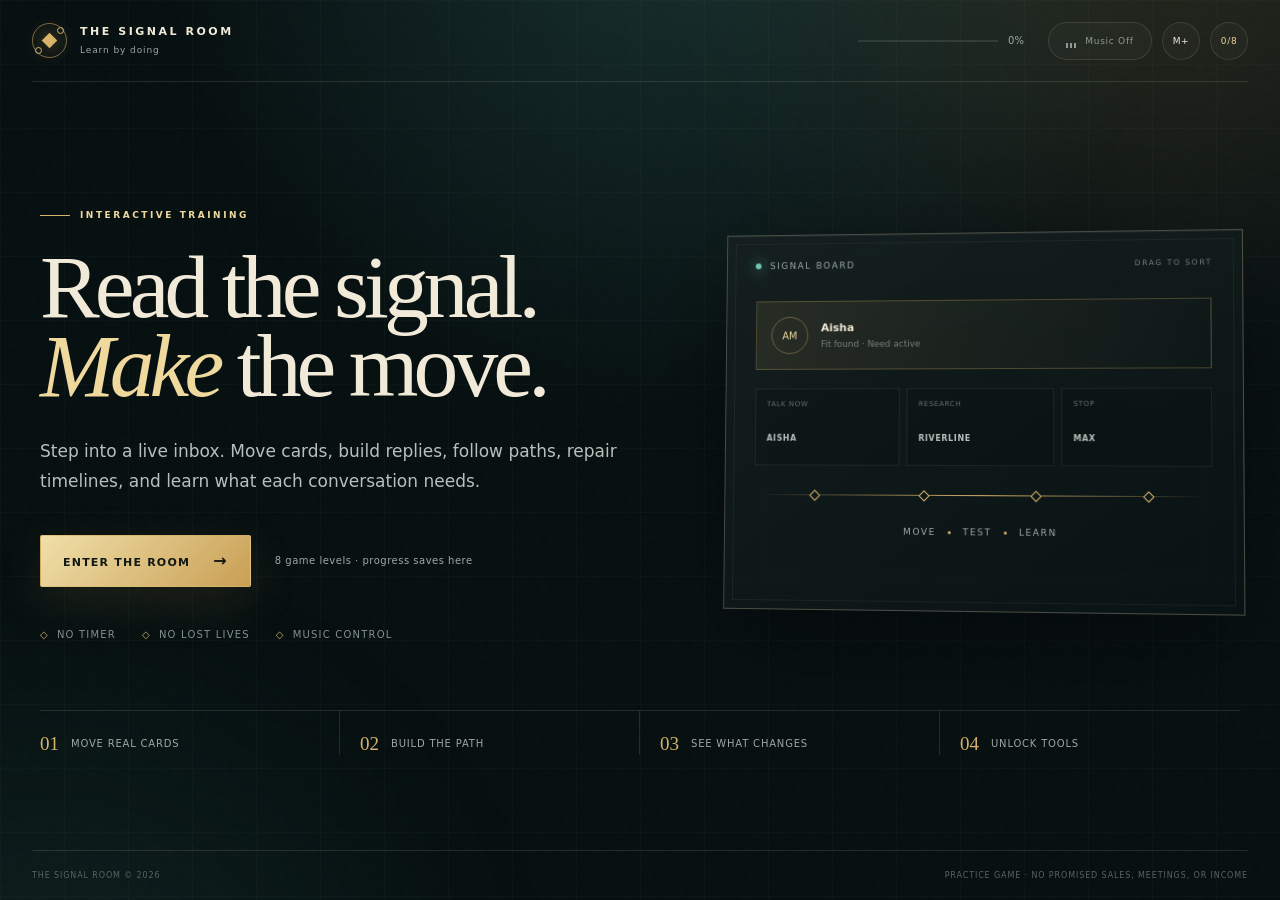
<file: index.html>
<!doctype html>
<html lang="en">
  <head>
    <meta charset="UTF-8" />
    <meta name="viewport" content="width=device-width, initial-scale=1, viewport-fit=cover" />
    <meta name="theme-color" content="#071011" />
    <meta name="description" content="The Signal Room — an interactive DM conversation adventure." />
    <title>The Signal Room</title>
    <script type="module" crossorigin src="./assets/index-umLrDNqv.js"></script>
    <link rel="stylesheet" crossorigin href="./assets/index-BWpOFRo6.css">
  </head>
  <body>
    <div id="root"></div>
  </body>
</html>
</file>
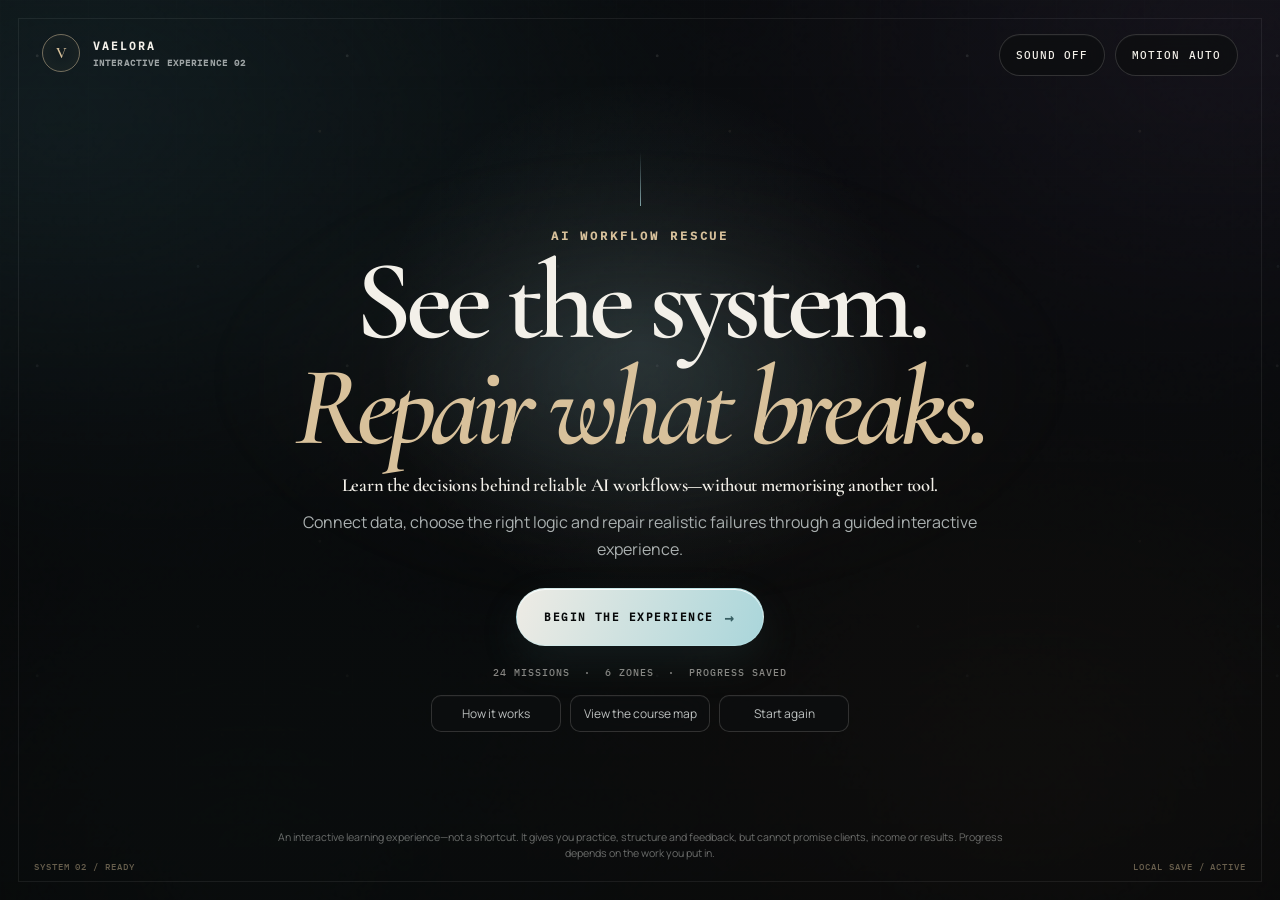
<file: ai-workflow-rescue/index.html>
<!doctype html>
<html lang="en">
<head>
  <meta charset="utf-8" />
  <meta name="viewport" content="width=device-width, initial-scale=1, viewport-fit=cover" />
  <meta name="theme-color" content="#05070b" />
  <meta name="description" content="AI Workflow Rescue — an interactive learning experience by Vaelora." />
  <title>AI Workflow Rescue — Vaelora</title>
  <style>
    @font-face { font-family: "Vselors Serif"; src: url([data-uri]) format("woff2"); font-style: normal; font-weight: 600; font-display: swap; }
    @font-face { font-family: "Vselors Serif"; src: url([data-uri]) format("woff2"); font-style: italic; font-weight: 600; font-display: swap; }
    @font-face { font-family: "Vselors Sans"; src: url([data-uri]) format("woff2"); font-style: normal; font-weight: 400; font-display: swap; }
    @font-face { font-family: "Vselors Sans"; src: url([data-uri]) format("woff2"); font-style: normal; font-weight: 600; font-display: swap; }
    @font-face { font-family: "Vselors Mono"; src: url([data-uri]) format("woff2"); font-style: normal; font-weight: 500; font-display: swap; }

    :root {
      --void: #070809;
      --steel: #111416;
      --panel: rgba(18, 21, 23, .78);
      --panel-solid: #111416;
      --pearl: #f3f0e9;
      --muted: #9da3a4;
      --ion: #b8e8ed;
      --ion-strong: #76cbd2;
      --ion-soft: rgba(184, 232, 237, .12);
      --amber: #d8c19b;
      --danger: #ff7b7b;
      --success: #81f3c0;
      --line: rgba(201, 235, 246, .13);
      --radius: 24px;
      --ease: cubic-bezier(.2, .8, .2, 1);
    }

    * { box-sizing: border-box; }
    html, body { margin: 0; min-height: 100%; background: var(--void); color: var(--pearl); }
    body {
      min-height: 100svh;
      overflow: hidden;
      font-family: "Vselors Sans", system-ui, -apple-system, BlinkMacSystemFont, "Segoe UI", sans-serif;
      background:
        radial-gradient(circle at 50% 35%, rgba(42, 114, 145, .18), transparent 30%),
        linear-gradient(145deg, #05070b 0%, #080e16 48%, #030509 100%);
    }
    button, input { font: inherit; }
    button { color: inherit; }
    button:focus-visible, [tabindex]:focus-visible { outline: 2px solid var(--ion); outline-offset: 4px; }
    ::selection { background: var(--ion); color: var(--void); }

    #space-canvas {
      position: fixed;
      inset: 0;
      width: 100%;
      height: 100%;
      z-index: 0;
      pointer-events: none;
      opacity: .72;
    }

    .noise {
      position: fixed;
      inset: 0;
      z-index: 1;
      pointer-events: none;
      opacity: .055;
      background-image: url("data:image/svg+xml,%3Csvg viewBox='0 0 180 180' xmlns='http://www.w3.org/2000/svg'%3E%3Cfilter id='n'%3E%3CfeTurbulence type='fractalNoise' baseFrequency='.85' numOctaves='3' stitchTiles='stitch'/%3E%3C/filter%3E%3Crect width='100%25' height='100%25' filter='url(%23n)' opacity='.55'/%3E%3C/svg%3E");
      mix-blend-mode: soft-light;
    }

    .screen {
      position: fixed;
      inset: 0;
      z-index: 2;
      display: none;
      overflow: auto;
      opacity: 0;
    }
    .screen.active { display: block; animation: screen-in .65s var(--ease) forwards; }
    @keyframes screen-in { from { opacity: 0; transform: scale(1.025); } to { opacity: 1; transform: scale(1); } }

    .mono {
      font-family: "Vselors Mono", ui-monospace, monospace;
      text-transform: uppercase;
      letter-spacing: .14em;
    }
    .eyebrow { font-size: clamp(.63rem, 1vw, .76rem); color: var(--ion); font-weight: 600; }
    .muted { color: var(--muted); }

    .utility-button, .edge-button, .ghost-button, .primary-button, .small-button {
      border: 1px solid rgba(208, 239, 247, .2);
      background: rgba(5, 10, 16, .58);
      backdrop-filter: blur(14px);
      -webkit-backdrop-filter: blur(14px);
      cursor: pointer;
      transition: border-color .25s ease, background .25s ease, transform .25s ease, color .25s ease;
    }
    .utility-button:hover, .edge-button:hover, .ghost-button:hover, .small-button:hover {
      border-color: rgba(120, 221, 255, .7);
      background: rgba(21, 42, 55, .76);
      transform: translateY(-2px);
    }
    .utility-button {
      min-height: 42px;
      padding: .72rem 1rem;
      border-radius: 999px;
      font: 500 .68rem/1 "Vselors Mono", monospace;
      letter-spacing: .1em;
      text-transform: uppercase;
    }
    .utility-button[aria-pressed="true"] { color: var(--void); background: var(--ion); border-color: var(--ion); }
    .ghost-button, .primary-button {
      min-height: 48px;
      padding: .86rem 1.25rem;
      border-radius: 999px;
      font-weight: 700;
    }
    .primary-button { color: #031017; background: var(--ion); border-color: var(--ion); box-shadow: 0 0 36px rgba(120, 221, 255, .22); }
    .primary-button:hover { transform: translateY(-2px); background: #a3e9ff; }
    .primary-button:disabled { opacity: .38; cursor: not-allowed; box-shadow: none; transform: none; }
    .small-button { padding: .55rem .8rem; border-radius: 10px; font-size: .75rem; }

    /* Home */
    .home-shell { min-height: 100svh; display: grid; place-items: center; padding: 6rem 1.4rem 7rem; position: relative; isolation: isolate; }
    .brand-lockup { position: fixed; z-index: 6; top: 28px; left: 34px; display: flex; align-items: center; gap: .8rem; }
    .brand-mark {
      width: 34px;
      height: 34px;
      border: 1px solid rgba(120, 221, 255, .55);
      display: grid;
      place-items: center;
      transform: rotate(45deg);
      box-shadow: inset 0 0 18px rgba(120, 221, 255, .12), 0 0 20px rgba(120, 221, 255, .08);
    }
    .brand-mark span { transform: rotate(-45deg); font: 700 .73rem "Vselors Serif", Georgia, serif; }
    .brand-name { font: 600 .72rem "Vselors Mono", monospace; letter-spacing: .18em; }
    .brand-sub { display: block; margin-top: .25rem; color: var(--muted); font-size: .55rem; letter-spacing: .13em; }

    .home-tools { position: fixed; z-index: 6; top: 28px; right: 34px; display: flex; gap: .6rem; }
    .edge-button {
      position: fixed;
      z-index: 6;
      padding: .85rem 1.05rem;
      border-radius: 14px;
      font: 500 .65rem "Vselors Mono", monospace;
      letter-spacing: .12em;
      text-transform: uppercase;
    }
    .edge-left { left: 30px; top: 50%; transform: translateY(-50%) rotate(-90deg); transform-origin: left center; }
    .edge-left:hover { transform: translateY(-50%) rotate(-90deg) translateX(2px); }
    .edge-right { right: 30px; top: 50%; transform: translateY(-50%) rotate(90deg); transform-origin: right center; }
    .edge-right:hover { transform: translateY(-50%) rotate(90deg) translateX(-2px); }

    .core-visual {
      position: absolute;
      inset: 9% 10%;
      z-index: -1;
      perspective: 1100px;
      pointer-events: none;
      transition: transform .6s var(--ease);
    }
    .core-plane {
      position: absolute;
      left: 50%;
      top: 50%;
      width: min(78vw, 980px);
      aspect-ratio: 1;
      transform-style: preserve-3d;
      transform: translate(-50%, -50%) rotateX(66deg) rotateZ(-8deg);
    }
    .orbit {
      position: absolute;
      inset: var(--inset);
      border: 1px solid rgba(120, 221, 255, var(--alpha));
      border-radius: 50%;
      box-shadow: 0 0 35px rgba(120, 221, 255, .04), inset 0 0 30px rgba(120, 221, 255, .03);
      animation: orbit-turn var(--speed) linear infinite;
    }
    .orbit::before, .orbit::after { content: ""; position: absolute; width: 8px; height: 8px; border-radius: 50%; background: var(--ion); box-shadow: 0 0 18px var(--ion); }
    .orbit::before { top: 9%; left: 23%; }
    .orbit::after { right: 4%; bottom: 36%; width: 4px; height: 4px; }
    @keyframes orbit-turn { to { transform: rotate(360deg); } }
    .workflow-ray {
      position: absolute;
      left: 50%; top: 50%;
      width: 62%; height: 1px;
      transform-origin: left;
      transform: rotate(var(--angle));
      background: linear-gradient(90deg, transparent, rgba(120, 221, 255, .18) 32%, rgba(120, 221, 255, .75) 77%, transparent);
    }
    .workflow-ray::after { content: ""; position: absolute; right: 18%; top: -2px; width: 5px; height: 5px; background: var(--ion); border-radius: 50%; box-shadow: 0 0 16px var(--ion); animation: ray-pulse 2.8s ease-in-out infinite; }
    @keyframes ray-pulse { 0%,100% { opacity: .2; transform: scale(.7); } 50% { opacity: 1; transform: scale(1.2); } }

    .home-copy { position: relative; z-index: 3; width: min(720px, 92vw); text-align: center; }
    .home-copy h1 { margin: .9rem 0 .8rem; font: 600 clamp(2.55rem, 6.8vw, 6.4rem)/.96 "Vselors Serif", Georgia, serif; letter-spacing: -.065em; text-wrap: balance; }
    .home-copy h1 .outline { color: transparent; -webkit-text-stroke: 1px rgba(238, 245, 247, .72); }
    .motive { margin: 0 auto .65rem; max-width: 610px; font: 600 clamp(1rem, 2vw, 1.25rem)/1.45 "Vselors Serif", Georgia, serif; }
    .help-line { margin: 0 auto 1.8rem; max-width: 620px; color: var(--muted); font-size: clamp(.86rem, 1.5vw, 1rem); line-height: 1.7; }

    .enter-core {
      position: relative;
      width: 154px;
      height: 154px;
      margin: 0 auto 1.5rem;
      border: 0;
      border-radius: 50%;
      cursor: pointer;
      color: var(--pearl);
      background: radial-gradient(circle at 45% 38%, #173142 0%, #09121b 55%, #03070a 100%);
      box-shadow: inset 0 0 0 1px rgba(211, 242, 250, .2), inset 0 0 34px rgba(120, 221, 255, .12), 0 0 0 12px rgba(120, 221, 255, .025), 0 0 55px rgba(40, 176, 217, .2);
      transition: transform .5s var(--ease), box-shadow .5s ease;
    }
    .enter-core::before, .enter-core::after { content: ""; position: absolute; border-radius: 50%; border: 1px solid rgba(120, 221, 255, .28); inset: -17px; transition: inset .5s var(--ease), transform .8s var(--ease); }
    .enter-core::after { inset: -31px; border-style: dashed; opacity: .55; animation: button-ring 18s linear infinite; }
    @keyframes button-ring { to { transform: rotate(360deg); } }
    .enter-core:hover { transform: scale(1.055) translateY(-4px); box-shadow: inset 0 0 0 1px rgba(211, 242, 250, .55), inset 0 0 42px rgba(120, 221, 255, .22), 0 0 0 12px rgba(120, 221, 255, .05), 0 0 80px rgba(40, 176, 217, .38); }
    .enter-core:hover::before { inset: -23px; }
    .enter-core span { position: relative; z-index: 2; display: block; font: 600 .7rem "Vselors Mono", monospace; letter-spacing: .13em; text-transform: uppercase; }
    .enter-core b { display: block; margin-top: .45rem; color: var(--ion); font-size: 1rem; }
    .fact-line { font: 500 .62rem "Vselors Mono", monospace; letter-spacing: .1em; color: rgba(238,245,247,.65); text-transform: uppercase; }

    .home-note { position: fixed; z-index: 5; left: 50%; bottom: 24px; transform: translateX(-50%); width: min(760px, calc(100% - 2rem)); color: rgba(207, 220, 226, .58); text-align: center; font-size: .66rem; line-height: 1.55; }
    .corner-status { position: fixed; z-index: 5; bottom: 27px; font: 500 .58rem "Vselors Mono", monospace; color: rgba(207,220,226,.48); letter-spacing: .1em; text-transform: uppercase; }
    .status-left { left: 34px; } .status-right { right: 34px; }

    /* Intro / inter-zone transition */
    #intro-screen { overflow: hidden; background: #020407; }
    .intro-shell { min-height: 100svh; display: grid; place-items: center; perspective: 900px; position: relative; }
    .tunnel { position: absolute; inset: -20%; transform-style: preserve-3d; transform: rotateX(2deg); }
    .tunnel-frame {
      position: absolute;
      left: 50%; top: 50%;
      width: min(64vw, 700px); height: min(64vw, 700px);
      border: 1px solid rgba(120, 221, 255, .3);
      transform: translate(-50%, -50%) translateZ(var(--z)) rotate(var(--r));
      box-shadow: 0 0 40px rgba(120, 221, 255, .06);
      animation: tunnel-flight 4.8s linear infinite;
      animation-delay: var(--delay);
    }
    @keyframes tunnel-flight {
      0% { opacity: 0; transform: translate(-50%, -50%) translateZ(-800px) rotate(var(--r)) scale(.2); }
      24% { opacity: .55; }
      100% { opacity: 0; transform: translate(-50%, -50%) translateZ(550px) rotate(calc(var(--r) + 35deg)) scale(1.55); }
    }
    .intro-core { position: relative; z-index: 3; width: min(720px, calc(100% - 2rem)); text-align: center; }
    .intro-symbol { width: 92px; height: 92px; margin: 0 auto 1.5rem; border: 1px solid rgba(120,221,255,.55); transform: rotate(45deg); display: grid; place-items: center; box-shadow: inset 0 0 30px rgba(120,221,255,.12), 0 0 55px rgba(120,221,255,.12); }
    .intro-symbol::after { content: ""; width: 32px; height: 32px; border: 1px solid var(--ion); background: rgba(120,221,255,.08); }
    .intro-core h2 { margin: 0; font: 600 clamp(2rem, 5vw, 4.5rem)/1 "Vselors Serif", Georgia, serif; letter-spacing: -.055em; }
    .intro-status { margin: 1rem 0; color: var(--ion); min-height: 1.2em; }
    .voice-slot { margin: 1.4rem auto; padding: 1rem 1.2rem; max-width: 590px; border-left: 2px solid var(--ion); background: rgba(8,17,25,.68); text-align: left; }
    .voice-label { display: block; margin-bottom: .45rem; color: var(--muted); font-size: .58rem; }
    .voice-copy { margin: 0; line-height: 1.6; }
    .intro-progress { width: min(480px, 84vw); height: 2px; margin: 1.7rem auto; background: rgba(255,255,255,.09); overflow: hidden; }
    .intro-progress span { display: block; height: 100%; width: 0; background: var(--ion); box-shadow: 0 0 18px var(--ion); animation: intro-load 4.2s var(--ease) forwards; }
    @keyframes intro-load { to { width: 100%; } }
    .intro-actions { display: flex; justify-content: center; gap: .8rem; }

    /* Shared app header */
    .app-header { position: sticky; top: 0; z-index: 20; display: flex; align-items: center; justify-content: space-between; gap: 1rem; padding: 18px 26px; background: linear-gradient(180deg, rgba(5,7,11,.95), rgba(5,7,11,.3), transparent); }
    .app-brand { display: flex; align-items: center; gap: .65rem; font: 600 .68rem "Vselors Mono", monospace; letter-spacing: .13em; }
    .app-brand::before { content: ""; width: 9px; height: 9px; background: var(--ion); transform: rotate(45deg); box-shadow: 0 0 15px var(--ion); }
    .header-actions { display: flex; align-items: center; gap: .55rem; }
    .progress-cluster { display: flex; align-items: center; gap: .75rem; }
    .progress-ring { width: 44px; height: 44px; border-radius: 50%; display: grid; place-items: center; background: conic-gradient(var(--ion) var(--progress, 0%), rgba(255,255,255,.08) 0); position: relative; }
    .progress-ring::after { content: ""; position: absolute; inset: 4px; border-radius: inherit; background: #071019; }
    .progress-ring span { position: relative; z-index: 1; font: 600 .62rem "Vselors Mono", monospace; }
    .progress-copy strong { display: block; font: 600 .72rem "Vselors Serif", Georgia, serif; }
    .progress-copy span { color: var(--muted); font-size: .62rem; }

    /* Zone map */
    #zone1-screen { background: radial-gradient(circle at 52% 56%, rgba(14, 97, 127, .18), transparent 33%); }
    .zone-shell { min-height: 100svh; padding-bottom: 3rem; }
    .zone-heading { width: min(1180px, calc(100% - 3rem)); margin: 1.2rem auto 0; display: flex; align-items: end; justify-content: space-between; gap: 2rem; }
    .zone-heading h2 { margin: .45rem 0 .35rem; font: 600 clamp(2rem, 4.3vw, 4.4rem)/1 "Vselors Serif", Georgia, serif; letter-spacing: -.05em; }
    .zone-heading p { margin: 0; color: var(--muted); max-width: 600px; line-height: 1.65; }
    .zone-badge { padding: .8rem 1rem; border: 1px solid rgba(120,221,255,.22); background: rgba(5,10,16,.55); border-radius: 14px; white-space: nowrap; }

    .map-viewport { width: min(1180px, calc(100% - 3rem)); height: clamp(470px, 62vh, 690px); margin: 1.5rem auto 0; perspective: 1050px; position: relative; overflow: visible; }
    .map-deck {
      position: absolute;
      inset: 5% 4% 1%;
      transform-style: preserve-3d;
      transform: rotateX(54deg) rotateZ(-2deg) translateY(7%);
      border: 1px solid rgba(120,221,255,.15);
      border-radius: 70px;
      background:
        linear-gradient(rgba(120,221,255,.055) 1px, transparent 1px),
        linear-gradient(90deg, rgba(120,221,255,.055) 1px, transparent 1px),
        radial-gradient(circle at 50% 50%, rgba(16, 78, 99, .32), rgba(3, 8, 13, .92) 66%);
      background-size: 42px 42px, 42px 42px, auto;
      box-shadow: 0 55px 100px rgba(0,0,0,.58), inset 0 0 70px rgba(120,221,255,.05);
    }
    .map-deck::after { content: ""; position: absolute; inset: 22px; border: 1px dashed rgba(120,221,255,.12); border-radius: 52px; }
    .map-path { position: absolute; inset: 0; width: 100%; height: 100%; overflow: visible; }
    .map-path path { fill: none; stroke: rgba(120,221,255,.18); stroke-width: 2; stroke-dasharray: 8 10; vector-effect: non-scaling-stroke; }
    .map-path path.active-path { stroke: var(--ion); filter: drop-shadow(0 0 7px rgba(120,221,255,.8)); animation: dash 16s linear infinite; }
    @keyframes dash { to { stroke-dashoffset: -180; } }

    .mission-node {
      --node-color: var(--ion);
      position: absolute;
      left: var(--x); top: var(--y);
      z-index: 5;
      width: 150px;
      min-height: 86px;
      padding: .8rem;
      border: 1px solid color-mix(in srgb, var(--node-color) 45%, transparent);
      border-radius: 18px;
      background: rgba(6, 15, 23, .92);
      box-shadow: 0 16px 30px rgba(0,0,0,.36), inset 0 0 24px color-mix(in srgb, var(--node-color) 8%, transparent);
      transform: translate(-50%, -50%) translateZ(48px) rotateZ(2deg) rotateX(-54deg);
      cursor: pointer;
      text-align: left;
      transition: transform .35s var(--ease), opacity .3s ease, border-color .3s ease, box-shadow .3s ease;
    }
    .mission-node::before { content: ""; position: absolute; left: 16px; top: -7px; width: 12px; height: 12px; background: var(--node-color); transform: rotate(45deg); box-shadow: 0 0 18px var(--node-color); }
    .mission-node:hover:not(.locked) { transform: translate(-50%, -50%) translateZ(72px) rotateZ(2deg) rotateX(-54deg) scale(1.04); border-color: var(--node-color); box-shadow: 0 24px 45px rgba(0,0,0,.48), 0 0 28px color-mix(in srgb, var(--node-color) 16%, transparent); }
    .mission-node.locked { opacity: .37; cursor: not-allowed; filter: grayscale(.8); }
    .mission-node.completed { --node-color: var(--success); }
    .node-index { color: var(--node-color); font: 600 .57rem "Vselors Mono", monospace; letter-spacing: .12em; }
    .mission-node strong { display: block; margin: .45rem 0 .22rem; font: 600 .78rem/1.25 "Vselors Serif", Georgia, serif; }
    .mission-node small { color: var(--muted); font-size: .6rem; line-height: 1.35; }
    .node-state { position: absolute; right: 9px; top: 8px; color: var(--node-color); font-size: .65rem; }

    .zone2-gate { position: absolute; right: 1.5%; bottom: 4%; z-index: 8; width: 195px; padding: 1rem; border: 1px solid rgba(255,201,120,.28); border-radius: 18px; background: rgba(21,14,9,.9); box-shadow: 0 24px 50px rgba(0,0,0,.42), inset 0 0 35px rgba(255,201,120,.05); cursor: pointer; text-align: left; }
    .zone2-gate strong { display: block; margin: .35rem 0; font-family: "Vselors Serif", Georgia, serif; }
    .zone2-gate span { color: var(--amber); font-size: .58rem; }
    .zone2-gate p { margin: .3rem 0 0; color: #a99d8c; font-size: .66rem; }
    .zone2-gate.locked { opacity: .45; cursor: not-allowed; }

    /* Zone 2 preview: deliberately different visual language */
    #zone2-screen { background: radial-gradient(circle at 50% 60%, rgba(192, 91, 42, .16), transparent 40%), #050506; }
    .faultline-field { min-height: calc(100svh - 80px); position: relative; display: grid; place-items: center; overflow: hidden; perspective: 900px; }
    .fault-grid { position: absolute; width: min(880px, 94vw); height: min(600px, 70vh); transform: rotateX(62deg) rotateZ(7deg); background: repeating-linear-gradient(90deg, rgba(255,201,120,.08) 0 1px, transparent 1px 54px), repeating-linear-gradient(0deg, rgba(255,201,120,.06) 0 1px, transparent 1px 54px); border: 1px solid rgba(255,201,120,.15); box-shadow: 0 50px 90px rgba(0,0,0,.65); }
    .fault-grid::after { content: ""; position: absolute; left: 49%; top: -8%; bottom: -8%; width: 5px; background: var(--amber); box-shadow: 0 0 14px var(--amber), 0 0 55px #d96538; transform: rotate(13deg); clip-path: polygon(0 0, 100% 0, 35% 18%, 100% 34%, 10% 55%, 100% 76%, 20% 100%, 0 100%, 60% 76%, 0 55%, 60% 34%, 0 18%); }
    .zone2-copy { position: relative; z-index: 4; text-align: center; width: min(650px, calc(100% - 2rem)); padding: 2rem; background: rgba(7,7,8,.76); border: 1px solid rgba(255,201,120,.24); border-radius: 26px; backdrop-filter: blur(18px); }
    .zone2-copy .eyebrow { color: var(--amber); }
    .zone2-copy h2 { margin: .55rem 0 .8rem; font: 600 clamp(2.5rem, 6vw, 5rem)/.95 "Vselors Serif", Georgia, serif; letter-spacing: -.06em; }
    .zone2-copy p { color: #b3aa9d; line-height: 1.7; }
    .crystal { position: absolute; width: 70px; height: 170px; background: linear-gradient(145deg, rgba(255,201,120,.3), rgba(122,53,27,.12)); border: 1px solid rgba(255,201,120,.28); clip-path: polygon(50% 0, 100% 24%, 76% 100%, 18% 88%, 0 20%); transform: translateZ(var(--z)) rotate(var(--r)); box-shadow: 0 0 45px rgba(255,167,82,.12); animation: crystal-float 6s ease-in-out infinite alternate; }
    @keyframes crystal-float { to { transform: translateZ(var(--z)) rotate(var(--r)) translateY(-22px); } }

    /* Mission layer */
    .mission-layer { position: fixed; inset: 0; z-index: 60; display: none; background: rgba(2,5,8,.92); backdrop-filter: blur(18px); overflow: auto; }
    .mission-layer.open { display: block; animation: mission-open .35s var(--ease); }
    @keyframes mission-open { from { opacity: 0; transform: translateY(18px); } to { opacity: 1; transform: translateY(0); } }
    .mission-shell { min-height: 100svh; width: min(1120px, calc(100% - 2rem)); margin: 0 auto; padding: 1.2rem 0 3rem; }
    .mission-topbar { display: flex; align-items: center; justify-content: space-between; gap: 1rem; padding: .6rem 0 1.2rem; }
    .mission-number { color: var(--ion); font-size: .65rem; }
    .mission-panel { border: 1px solid rgba(120,221,255,.16); border-radius: 30px; background: linear-gradient(150deg, rgba(14,26,38,.94), rgba(5,10,16,.96)); box-shadow: 0 35px 100px rgba(0,0,0,.48), inset 0 1px 0 rgba(255,255,255,.035); overflow: hidden; }
    .mission-brief { padding: clamp(1.35rem, 3.5vw, 2.7rem); border-bottom: 1px solid var(--line); display: grid; grid-template-columns: minmax(0, 1fr) minmax(260px, .5fr); gap: 2rem; align-items: end; }
    .mission-brief h2 { margin: .55rem 0 .75rem; font: 600 clamp(2rem, 4.5vw, 4rem)/1 "Vselors Serif", Georgia, serif; letter-spacing: -.05em; }
    .mission-brief p { margin: 0; color: var(--muted); line-height: 1.65; max-width: 700px; }
    .brief-card { border: 1px solid rgba(120,221,255,.14); background: rgba(3,8,13,.52); border-radius: 18px; padding: 1rem; }
    .brief-card span { display: block; color: var(--ion); font-size: .58rem; margin-bottom: .5rem; }
    .brief-card p { color: var(--pearl); font-size: .82rem; }
    .mission-workspace { padding: clamp(1.2rem, 3.5vw, 2.7rem); min-height: 390px; }
    .mission-hint { min-height: 1.5rem; margin-top: 1rem; color: var(--amber); font-size: .78rem; line-height: 1.5; }
    .mission-footer { display: flex; align-items: center; justify-content: space-between; gap: 1rem; padding: 1rem clamp(1.2rem, 3.5vw, 2.7rem) 1.4rem; border-top: 1px solid var(--line); }
    .mission-footer p { margin: 0; color: var(--muted); font-size: .72rem; }

    .signal-grid { display: grid; grid-template-columns: repeat(3, 1fr); gap: 1rem; }
    .signal-card { min-height: 190px; padding: 1.2rem; border: 1px solid rgba(202,236,245,.17); border-radius: 22px; background: rgba(5,12,18,.78); color: var(--pearl); cursor: pointer; text-align: left; transition: .25s var(--ease); position: relative; overflow: hidden; }
    .signal-card::after { content: ""; position: absolute; left: 0; right: 0; bottom: 0; height: 3px; background: var(--ion); transform: scaleX(0); transform-origin: left; transition: transform .3s ease; }
    .signal-card:hover { transform: translateY(-5px); border-color: rgba(120,221,255,.58); }
    .signal-card.selected { border-color: var(--ion); background: rgba(18,58,73,.52); }
    .signal-card.selected::after { transform: scaleX(1); }
    .signal-icon { width: 48px; height: 48px; margin-bottom: 1rem; border: 1px solid rgba(120,221,255,.35); border-radius: 14px; display: grid; place-items: center; color: var(--ion); font: 600 1.1rem "Vselors Mono", monospace; box-shadow: inset 0 0 18px rgba(120,221,255,.08); }
    .signal-card strong { display: block; margin-bottom: .5rem; font-family: "Vselors Serif", Georgia, serif; }
    .signal-card p { margin: 0; color: var(--muted); font-size: .78rem; line-height: 1.5; }

    .mapping-board { display: grid; grid-template-columns: 1fr minmax(190px, .75fr) 1fr; gap: 1rem; align-items: start; }
    .mapping-column h3, .sort-bay h3, .slot h3 { margin: 0 0 .8rem; color: var(--muted); font: 500 .62rem "Vselors Mono", monospace; letter-spacing: .12em; text-transform: uppercase; }
    .data-chip, .target-chip, .sort-card, .part-card, .sequence-card, .node-chip {
      width: 100%; margin-bottom: .65rem; padding: .9rem 1rem; border: 1px solid rgba(208,239,247,.17); border-radius: 14px; background: rgba(4,10,15,.74); color: var(--pearl); cursor: pointer; text-align: left; transition: .2s ease;
    }
    .data-chip:hover, .target-chip:hover, .sort-card:hover, .part-card:hover, .sequence-card:hover, .node-chip:hover { border-color: rgba(120,221,255,.6); transform: translateY(-2px); }
    .data-chip.selected, .part-card.selected, .sort-card.selected { background: var(--ion-soft); border-color: var(--ion); }
    .data-chip.used, .target-chip.used, .part-card.used, .node-chip.used { opacity: .35; cursor: default; transform: none; }
    .mapping-links { padding-top: 1.6rem; }
    .mapping-link { margin-bottom: .65rem; padding: .75rem; border: 1px solid rgba(129,243,192,.22); border-radius: 12px; color: var(--success); background: rgba(129,243,192,.06); font: 500 .64rem/1.4 "Vselors Mono", monospace; }

    .sort-layout { display: grid; grid-template-columns: 1.2fr .8fr .8fr; gap: 1rem; }
    .sort-bay, .slot { min-height: 220px; padding: 1rem; border: 1px dashed rgba(120,221,255,.24); border-radius: 18px; background: rgba(4,9,14,.48); }
    .sort-bay.ai { border-color: rgba(120,221,255,.35); }
    .sort-bay.rule { border-color: rgba(255,201,120,.35); }
    .sort-bay.selected-bay { background: rgba(120,221,255,.08); border-style: solid; }
    .sorted-item { padding: .7rem; margin-bottom: .55rem; border-radius: 10px; background: rgba(255,255,255,.045); font-size: .72rem; }

    .repair-pipeline { display: grid; grid-template-columns: 1fr auto 1fr auto 1fr; align-items: center; gap: .75rem; margin-bottom: 1.4rem; }
    .pipeline-node { min-height: 100px; padding: 1rem; border: 1px solid rgba(120,221,255,.2); border-radius: 18px; background: rgba(5,12,18,.72); display: grid; place-items: center; text-align: center; }
    .pipeline-node.broken { border-color: rgba(255,123,123,.45); box-shadow: inset 0 0 25px rgba(255,123,123,.08); }
    .pipeline-arrow { color: var(--muted); }
    .repair-grid { display: grid; grid-template-columns: .9fr 1.1fr; gap: 1rem; }
    .parts-tray, .repair-slots { padding: 1rem; border: 1px solid var(--line); border-radius: 18px; background: rgba(3,8,13,.45); }
    .slot { min-height: 110px; margin-bottom: .7rem; }
    .slot.filled { border-style: solid; border-color: var(--success); background: rgba(129,243,192,.055); }
    .slot-copy { color: var(--muted); font-size: .72rem; }

    .sequence-track, .build-track { display: flex; flex-wrap: wrap; align-items: stretch; gap: .7rem; min-height: 94px; padding: .9rem; border: 1px dashed rgba(120,221,255,.25); border-radius: 18px; background: rgba(3,8,13,.48); }
    .track-step { flex: 1 1 130px; min-width: 125px; padding: .8rem; border-radius: 12px; background: rgba(120,221,255,.09); border: 1px solid rgba(120,221,255,.25); font-size: .72rem; position: relative; }
    .track-step::after { content: "→"; position: absolute; right: -.62rem; color: var(--ion); }
    .track-step:last-child::after { content: ""; }
    .sequence-palette, .node-palette { display: grid; grid-template-columns: repeat(4, 1fr); gap: .7rem; margin-top: 1rem; }
    .sequence-card, .node-chip { margin: 0; min-height: 72px; }
    .sequence-tools { margin-top: .8rem; display: flex; gap: .5rem; }

    .build-layout { display: grid; grid-template-columns: 1fr; gap: 1rem; }
    .node-chip span { display: block; margin-bottom: .3rem; color: var(--ion); font: 500 .55rem "Vselors Mono", monospace; text-transform: uppercase; }
    .test-console { margin-top: 1rem; padding: 1rem; border: 1px solid rgba(129,243,192,.18); border-radius: 18px; background: #03080c; font: 500 .68rem/1.7 "Vselors Mono", monospace; min-height: 100px; color: #a9bac2; }
    .console-line.pass { color: var(--success); }
    .console-line.pause { color: var(--amber); }

    /* Modals */
    .modal-backdrop { position: fixed; inset: 0; z-index: 100; display: none; place-items: center; padding: 1rem; background: rgba(0,3,6,.78); backdrop-filter: blur(18px); }
    .modal-backdrop.open { display: grid; animation: fade .25s ease; }
    @keyframes fade { from { opacity: 0; } to { opacity: 1; } }
    .modal-card { width: min(580px, 100%); padding: clamp(1.35rem, 4vw, 2.6rem); border: 1px solid rgba(120,221,255,.24); border-radius: 28px; background: linear-gradient(150deg, #101c29, #060b11); box-shadow: 0 40px 100px rgba(0,0,0,.65), inset 0 1px rgba(255,255,255,.04); }
    .modal-card h2 { margin: .55rem 0 .8rem; font: 600 clamp(1.9rem, 5vw, 3.2rem)/1 "Vselors Serif", Georgia, serif; letter-spacing: -.05em; }
    .modal-card p { color: var(--muted); line-height: 1.7; }
    .core-line { margin: 1.2rem 0; padding: 1rem; border-left: 2px solid var(--ion); background: rgba(120,221,255,.06); color: var(--pearl) !important; }
    .modal-actions { display: flex; flex-wrap: wrap; gap: .7rem; margin-top: 1.2rem; }
    .zone-complete-card { border-color: rgba(255,201,120,.34); }
    .zone-complete-card .eyebrow { color: var(--amber); }

    .how-list { display: grid; gap: .8rem; margin: 1.2rem 0; }
    .how-step { display: grid; grid-template-columns: 34px 1fr; gap: .8rem; align-items: start; }
    .how-step b { width: 34px; height: 34px; border: 1px solid rgba(120,221,255,.35); border-radius: 10px; display: grid; place-items: center; color: var(--ion); font: 600 .7rem "Vselors Mono", monospace; }
    .how-step strong { display: block; margin-bottom: .25rem; }
    .how-step span { color: var(--muted); font-size: .78rem; line-height: 1.5; }

    /* Full-page transition */
    .page-transition { position: fixed; inset: 0; z-index: 200; display: none; perspective: 1200px; pointer-events: none; }
    .page-transition.active { display: block; }
    .door { position: absolute; top: 0; bottom: 0; width: 51%; background: linear-gradient(90deg, #020508, #0b1a25); border: 1px solid rgba(120,221,255,.22); box-shadow: inset 0 0 70px rgba(120,221,255,.08); }
    .door.left { left: 0; transform-origin: left; animation: door-left 1.25s var(--ease) both; }
    .door.right { right: 0; transform-origin: right; animation: door-right 1.25s var(--ease) both; }
    @keyframes door-left { 0% { transform: translateX(-105%) rotateY(-24deg); } 42%,58% { transform: translateX(0) rotateY(0); } 100% { transform: translateX(-105%) rotateY(-24deg); } }
    @keyframes door-right { 0% { transform: translateX(105%) rotateY(24deg); } 42%,58% { transform: translateX(0) rotateY(0); } 100% { transform: translateX(105%) rotateY(24deg); } }
    .transition-copy { position: absolute; inset: 0; z-index: 3; display: grid; place-items: center; color: var(--ion); font: 600 .68rem "Vselors Mono", monospace; letter-spacing: .2em; text-transform: uppercase; animation: transition-text 1.25s ease both; }
    @keyframes transition-text { 0%,25%,78%,100% { opacity: 0; } 42%,65% { opacity: 1; } }

    .toast { position: fixed; left: 50%; bottom: 28px; z-index: 250; transform: translate(-50%, 20px); opacity: 0; padding: .75rem 1rem; border: 1px solid rgba(120,221,255,.3); border-radius: 999px; background: rgba(4,11,17,.94); color: var(--pearl); font-size: .74rem; pointer-events: none; transition: .3s var(--ease); }
    .toast.show { opacity: 1; transform: translate(-50%, 0); }

    @media (max-width: 860px) {
      body { overflow: auto; }
      .brand-lockup { top: 18px; left: 18px; }
      .home-tools { top: 18px; right: 18px; }
      .home-tools .utility-button:first-child { display: none; }
      .edge-button { display: none; }
      .home-shell { padding-top: 7.5rem; padding-bottom: 8.5rem; }
      .corner-status { display: none; }
      .home-note { bottom: 18px; font-size: .62rem; }
      .core-visual { inset: 12% -25%; opacity: .78; }
      .enter-core { width: 136px; height: 136px; }
      .app-header { padding: 14px 14px; }
      .progress-copy, .header-actions .utility-button:first-of-type { display: none; }
      .zone-heading { width: calc(100% - 2rem); display: block; }
      .zone-badge { display: inline-block; margin-top: 1rem; }
      .map-viewport { width: calc(100% - 2rem); height: auto; min-height: 720px; perspective: none; }
      .map-deck { inset: 0; transform: none; border-radius: 34px; background-size: 32px 32px, 32px 32px, auto; }
      .map-path { display: none; }
      .map-deck::before { content: ""; position: absolute; left: 34px; top: 55px; bottom: 160px; width: 1px; background: linear-gradient(var(--ion), rgba(120,221,255,.08)); }
      .mission-node { left: 28px !important; top: calc(35px + (var(--mobile-index) * 92px)) !important; width: calc(100% - 56px); min-height: 72px; transform: none; }
      .mission-node::before { left: -7px; top: 28px; }
      .mission-node:hover:not(.locked) { transform: translateX(4px); }
      .zone2-gate { left: 28px; right: 28px; bottom: 25px; width: auto; }
      .mission-brief { grid-template-columns: 1fr; }
      .signal-grid { grid-template-columns: 1fr; }
      .signal-card { min-height: 130px; }
      .mapping-board { grid-template-columns: 1fr; }
      .mapping-links { order: 3; padding-top: 0; }
      .sort-layout { grid-template-columns: 1fr; }
      .sort-bay { min-height: 120px; }
      .repair-pipeline { grid-template-columns: 1fr; }
      .pipeline-arrow { transform: rotate(90deg); text-align: center; }
      .repair-grid { grid-template-columns: 1fr; }
      .sequence-palette, .node-palette { grid-template-columns: repeat(2, 1fr); }
      .mission-footer { align-items: flex-start; flex-direction: column; }
      .mission-footer .primary-button { width: 100%; }
      .tunnel-frame { width: 80vw; height: 80vw; }
    }

    @media (max-width: 520px) {
      .brand-name { font-size: .62rem; }
      .brand-sub { display: none; }
      .home-tools .utility-button { padding: .7rem .8rem; }
      .home-copy h1 { font-size: clamp(2.45rem, 13vw, 4rem); }
      .motive { font-size: .92rem; }
      .help-line { font-size: .78rem; }
      .fact-line { font-size: .54rem; }
      .app-brand { font-size: .57rem; }
      .header-actions .utility-button { min-height: 38px; padding: .6rem .7rem; }
      .progress-ring { width: 38px; height: 38px; }
      .mission-shell { width: calc(100% - 1rem); }
      .mission-panel { border-radius: 21px; }
      .mission-topbar { padding-inline: .25rem; }
      .sequence-palette, .node-palette { grid-template-columns: 1fr; }
      .modal-actions > * { width: 100%; }
    }

    @media (prefers-reduced-motion: reduce) {
      *, *::before, *::after { animation-duration: .001ms !important; animation-iteration-count: 1 !important; scroll-behavior: auto !important; transition-duration: .001ms !important; }
    }
    body.reduce-motion *, body.reduce-motion *::before, body.reduce-motion *::after { animation-duration: .001ms !important; animation-iteration-count: 1 !important; transition-duration: .001ms !important; }

    /* ------------------------------------------------------------
       VSELORS LUXURY-FUTURIST REDESIGN
       Quiet light, editorial typography and clear flat navigation.
       ------------------------------------------------------------ */
    body {
      background:
        radial-gradient(circle at 50% -12%, rgba(184,232,237,.09), transparent 38%),
        linear-gradient(145deg, #070809 0%, #0a0c0d 50%, #060708 100%);
    }
    #space-canvas { display: none; }
    .noise { opacity: .025; mix-blend-mode: screen; }
    .mono, .eyebrow, .utility-button, .edge-button, .fact-line, .corner-status,
    .node-index, .mission-number, .voice-label, .voice-copy + *, .brief-card span,
    .mapping-column h3, .sort-bay h3, .slot h3, .node-chip span {
      font-family: "Vselors Mono", ui-monospace, monospace;
    }
    .home-copy h1, .zone-heading h2, .intro-core h2, .mission-brief h2,
    .modal-card h2, .zone2-copy h2 {
      font-family: "Vselors Serif", Georgia, serif;
      font-weight: 600;
    }

    .utility-button, .edge-button, .ghost-button, .primary-button, .small-button {
      border-color: rgba(243,240,233,.16);
      background: rgba(13,15,16,.72);
      box-shadow: inset 0 1px rgba(255,255,255,.025);
      backdrop-filter: blur(18px);
      -webkit-backdrop-filter: blur(18px);
    }
    .utility-button:hover, .edge-button:hover, .ghost-button:hover, .small-button:hover {
      border-color: rgba(184,232,237,.55);
      background: rgba(27,31,32,.82);
    }
    .primary-button {
      color: #0a0c0d;
      background: linear-gradient(110deg, #f3f0e9, #b8e8ed);
      border-color: rgba(255,255,255,.68);
      box-shadow: 0 12px 36px rgba(95,154,160,.14), inset 0 1px rgba(255,255,255,.8);
    }
    .primary-button:hover { background: linear-gradient(110deg, #fffdf8, #d2f1f3); }

    /* Homepage: one calm focal composition */
    #home-screen {
      overflow: hidden;
      background:
        linear-gradient(90deg, rgba(255,255,255,.018) 1px, transparent 1px),
        linear-gradient(rgba(255,255,255,.014) 1px, transparent 1px);
      background-size: 92px 92px;
    }
    #home-screen::before {
      content: "";
      position: absolute;
      z-index: 0;
      left: 50%;
      top: 42%;
      width: min(880px, 86vw);
      height: min(460px, 50vh);
      transform: translate(-50%, -50%);
      border-radius: 50%;
      background: radial-gradient(ellipse, rgba(184,232,237,.105), rgba(216,193,155,.025) 42%, transparent 70%);
      filter: blur(26px);
      animation: quiet-breathe 9s ease-in-out infinite alternate;
      pointer-events: none;
    }
    #home-screen::after {
      content: "";
      position: absolute;
      inset: 18px;
      z-index: 0;
      border: 1px solid rgba(243,240,233,.075);
      pointer-events: none;
    }
    @keyframes quiet-breathe { to { opacity: .7; transform: translate(-50%, -52%) scale(1.04); } }
    .home-shell { min-height: 100svh; padding: 7rem 1.5rem 8rem; }
    .core-visual, .edge-button { display: none !important; }
    .brand-lockup { top: 34px; left: 42px; }
    .brand-mark {
      width: 38px; height: 38px;
      transform: none;
      border-radius: 50%;
      border-color: rgba(216,193,155,.5);
      box-shadow: inset 0 0 22px rgba(216,193,155,.07);
    }
    .brand-mark span { transform: none; font-family: "Vselors Serif", serif; font-size: 1rem; color: var(--amber); }
    .brand-name { font-family: "Vselors Mono", monospace; font-size: .68rem; }
    .home-tools { top: 34px; right: 42px; }
    .home-copy { width: min(960px, 94vw); }
    .home-copy::before {
      content: "";
      display: block;
      width: 1px;
      height: 54px;
      margin: 0 auto 1.4rem;
      background: linear-gradient(transparent, rgba(184,232,237,.65));
    }
    .home-copy .eyebrow { color: var(--amber); letter-spacing: .24em; }
    .home-copy h1 {
      margin: .75rem auto 1.15rem;
      font-size: clamp(3.7rem, 8.8vw, 8.6rem);
      line-height: .82;
      letter-spacing: -.055em;
      text-wrap: balance;
    }
    .home-copy h1 .outline {
      display: inline-block;
      margin-top: .12em;
      color: var(--amber);
      -webkit-text-stroke: 0;
      font-style: italic;
      font-weight: 600;
    }
    .motive { max-width: 700px; font-size: clamp(.96rem, 1.7vw, 1.16rem); font-weight: 600; letter-spacing: -.015em; }
    .help-line { max-width: 680px; margin-bottom: 1.55rem; color: #aab0b0; }
    .enter-core {
      width: auto;
      height: 58px;
      min-width: 230px;
      margin: 0 auto 1.25rem;
      padding: 0 1.7rem;
      border: 1px solid rgba(184,232,237,.4);
      border-radius: 999px;
      background: linear-gradient(110deg, rgba(243,240,233,.98), rgba(184,232,237,.92));
      color: #080a0b;
      box-shadow: 0 16px 42px rgba(90,144,150,.12), inset 0 1px rgba(255,255,255,.9);
    }
    .enter-core::before, .enter-core::after { display: none; }
    .enter-core span { display: flex; align-items: center; justify-content: center; gap: .7rem; font-family: "Vselors Mono", monospace; }
    .enter-core b { display: inline; margin: 0; color: #365d61; font-size: 1rem; transition: transform .25s ease; }
    .enter-core:hover { transform: translateY(-3px); box-shadow: 0 20px 50px rgba(90,144,150,.2), inset 0 1px rgba(255,255,255,.95); }
    .enter-core:hover b { transform: translateX(4px); }
    .fact-line { color: rgba(243,240,233,.54); }
    .home-secondary { display: flex; align-items: center; justify-content: center; gap: .55rem; margin-top: 1rem; }
    .home-secondary .small-button { min-width: 130px; color: #bdc1c0; }
    .home-note { bottom: 28px; color: rgba(214,216,212,.48); max-width: 760px; }
    .corner-status { color: rgba(216,193,155,.46); }

    /* Soft full-page transition and voiceover interlude */
    #intro-screen {
      background:
        radial-gradient(circle at 50% 46%, rgba(184,232,237,.09), transparent 34%),
        linear-gradient(145deg, #080a0b, #050607);
    }
    .tunnel { display: none; }
    .intro-shell { perspective: none; }
    .intro-shell::before, .intro-shell::after {
      content: "";
      position: absolute;
      left: 50%; top: 50%;
      pointer-events: none;
    }
    .intro-shell::before {
      width: min(760px, 82vw); height: min(760px, 82vw);
      transform: translate(-50%, -50%);
      border: 1px solid rgba(184,232,237,.09);
      border-radius: 50%;
      box-shadow: inset 0 0 90px rgba(184,232,237,.025), 0 0 90px rgba(184,232,237,.025);
    }
    .intro-shell::after {
      width: min(520px, 62vw); height: 1px;
      transform: translate(-50%, -50%);
      background: linear-gradient(90deg, transparent, var(--ion), transparent);
      animation: soft-scan 3.4s ease-in-out infinite;
    }
    @keyframes soft-scan { 0%,100% { opacity:.2; transform:translate(-50%,-110px); } 50% { opacity:.75; transform:translate(-50%,110px); } }
    .intro-symbol {
      width: 74px; height: 74px;
      transform: none;
      border-radius: 50%;
      border-color: rgba(216,193,155,.46);
      box-shadow: inset 0 0 30px rgba(216,193,155,.06), 0 0 38px rgba(216,193,155,.04);
    }
    .intro-symbol::after { width: 7px; height: 7px; border: 0; border-radius: 50%; background: var(--amber); box-shadow: 0 0 18px var(--amber); }
    .intro-core h2 { font-size: clamp(3.1rem, 7vw, 6rem); letter-spacing: -.04em; }
    .voice-slot { border-left-color: var(--amber); background: rgba(18,21,23,.72); border-radius: 0 12px 12px 0; }
    .intro-progress span { background: linear-gradient(90deg, var(--amber), var(--ion)); box-shadow: none; }

    .page-transition { perspective: none; background: transparent; }
    .door { background: linear-gradient(90deg, #080a0b, #121718); border-color: rgba(184,232,237,.1); box-shadow: none; }
    @keyframes door-left { 0% { transform: translateX(-105%); } 38%,62% { transform: translateX(0); } 100% { transform: translateX(-105%); } }
    @keyframes door-right { 0% { transform: translateX(105%); } 38%,62% { transform: translateX(0); } 100% { transform: translateX(105%); } }
    .transition-copy { color: var(--amber); }

    /* Elegant flat mission route */
    #zone1-screen {
      background:
        radial-gradient(circle at 75% 20%, rgba(184,232,237,.055), transparent 32%),
        linear-gradient(145deg, #070809, #0a0c0d 58%, #070809);
    }
    .app-header { padding: 20px 30px; background: linear-gradient(180deg, rgba(7,8,9,.98), rgba(7,8,9,.72), transparent); }
    .app-brand { font-family: "Vselors Mono", monospace; }
    .app-brand::before { background: var(--amber); box-shadow: 0 0 12px rgba(216,193,155,.6); }
    .progress-ring { background: conic-gradient(var(--amber) var(--progress, 0%), rgba(255,255,255,.07) 0); }
    .progress-ring::after { background: #0b0d0e; }
    .zone-heading { width: min(1120px, calc(100% - 3rem)); margin-top: 2.4rem; align-items: start; }
    .zone-heading .eyebrow { color: var(--amber); }
    .zone-heading h2 { margin-top: .75rem; font-size: clamp(3.3rem, 6.2vw, 6.4rem); line-height: .86; letter-spacing: -.045em; }
    .zone-heading p { color: #9ea4a4; max-width: 560px; }
    .zone-badge { border-color: rgba(216,193,155,.2); background: rgba(14,16,17,.62); color: #c7baa3; }
    .map-viewport {
      width: min(1120px, calc(100% - 3rem));
      height: auto;
      min-height: 0;
      margin: 2.2rem auto 0;
      padding-bottom: 4rem;
      perspective: none;
    }
    .map-deck {
      position: relative;
      inset: auto;
      display: grid;
      grid-template-columns: repeat(12, minmax(0, 1fr));
      gap: 1rem;
      padding: clamp(1rem, 2.6vw, 2rem);
      transform: none;
      border: 1px solid rgba(243,240,233,.085);
      border-radius: 26px;
      background:
        linear-gradient(120deg, rgba(255,255,255,.025), transparent 35%),
        rgba(12,14,15,.72);
      box-shadow: 0 26px 80px rgba(0,0,0,.28), inset 0 1px rgba(255,255,255,.022);
      overflow: hidden;
    }
    .map-deck::before {
      content: "";
      position: absolute;
      left: 50%; top: 0; bottom: 0;
      width: 1px;
      background: linear-gradient(transparent, rgba(184,232,237,.13) 18%, rgba(216,193,155,.16) 82%, transparent);
      pointer-events: none;
    }
    .map-deck::after { inset: 14px; border: 1px solid rgba(255,255,255,.035); border-radius: 19px; pointer-events:none; }
    .map-path { display: none; }
    .mission-node {
      --node-color: var(--ion);
      position: relative;
      left: auto !important; top: auto !important;
      z-index: 2;
      width: auto;
      min-height: 164px;
      padding: 1.35rem 1.35rem 1.25rem;
      border: 1px solid rgba(243,240,233,.1);
      border-radius: 18px;
      background: linear-gradient(145deg, rgba(25,29,30,.76), rgba(11,13,14,.86));
      box-shadow: inset 0 1px rgba(255,255,255,.025);
      transform: none;
      display: grid;
      grid-template-columns: 74px 1fr;
      grid-template-rows: auto 1fr;
      column-gap: 1rem;
      align-content: start;
    }
    .mission-node[data-mission="1"] { grid-column: 1 / span 7; }
    .mission-node[data-mission="2"] { grid-column: 8 / span 5; }
    .mission-node[data-mission="3"] { grid-column: 1 / span 5; }
    .mission-node[data-mission="4"] { grid-column: 6 / span 7; }
    .mission-node[data-mission="5"] { grid-column: 1 / span 7; }
    .mission-node[data-mission="6"] { grid-column: 8 / span 5; }
    .mission-node::before {
      left: auto; right: 18px; top: 18px;
      width: 26px; height: 1px;
      background: var(--node-color);
      transform: none;
      box-shadow: 0 0 14px color-mix(in srgb, var(--node-color) 55%, transparent);
    }
    .mission-node:hover:not(.locked) {
      transform: translateY(-3px);
      border-color: color-mix(in srgb, var(--node-color) 55%, transparent);
      box-shadow: 0 18px 44px rgba(0,0,0,.24), inset 0 1px rgba(255,255,255,.04);
    }
    .mission-node .node-index {
      grid-column: 1;
      grid-row: 1 / span 2;
      align-self: start;
      color: var(--node-color);
      font-family: "Vselors Serif", Georgia, serif;
      font-size: 2.6rem;
      line-height: .82;
      letter-spacing: -.04em;
    }
    .mission-node strong { grid-column: 2; margin: 0 0 .55rem; font-family: "Vselors Serif", Georgia, serif; font-size: clamp(1.5rem, 2.6vw, 2.2rem); font-weight: 600; letter-spacing: -.025em; }
    .mission-node small { grid-column: 2; color: #969d9d; font-size: .72rem; line-height: 1.55; }
    .mission-node .node-state { right: 18px; top: auto; bottom: 16px; color: var(--node-color); }
    .mission-node.locked { opacity: .32; filter: grayscale(.65); }
    .mission-node.completed { --node-color: var(--amber); background: linear-gradient(145deg, rgba(33,31,27,.78), rgba(13,13,12,.9)); }
    .zone2-gate {
      position: relative;
      left: auto; right: auto; bottom: auto;
      grid-column: 1 / -1;
      width: auto;
      min-height: 116px;
      margin-top: .5rem;
      padding: 1.3rem 1.4rem;
      border-color: rgba(216,193,155,.18);
      border-radius: 18px;
      background: linear-gradient(110deg, rgba(31,28,23,.72), rgba(13,14,14,.88));
      box-shadow: none;
    }
    .zone2-gate strong { font-family: "Vselors Serif", serif; font-size: 1.65rem; font-weight: 600; }
    .zone2-gate span { color: var(--amber); }

    /* Mission workspace: luxury clarity, not dashboard clutter */
    .mission-layer { background: rgba(7,8,9,.95); backdrop-filter: blur(22px); }
    .mission-shell { width: min(1080px, calc(100% - 2rem)); }
    .mission-panel {
      border-color: rgba(243,240,233,.1);
      border-radius: 22px;
      background: linear-gradient(145deg, rgba(21,24,25,.96), rgba(9,11,12,.98));
      box-shadow: 0 34px 90px rgba(0,0,0,.35), inset 0 1px rgba(255,255,255,.025);
    }
    .mission-brief { border-bottom-color: rgba(243,240,233,.08); }
    .mission-brief .eyebrow { color: var(--amber); }
    .mission-brief h2 { font-size: clamp(3rem, 6vw, 5.8rem); line-height: .86; letter-spacing: -.045em; }
    .mission-brief p { color: #a0a6a6; }
    .brief-card { border-color: rgba(216,193,155,.14); background: rgba(8,10,11,.55); }
    .brief-card span { color: var(--amber); }
    .signal-card, .data-chip, .target-chip, .sort-card, .part-card, .sequence-card, .node-chip,
    .sort-bay, .slot, .pipeline-node, .parts-tray, .repair-slots, .sequence-track, .build-track {
      border-color: rgba(243,240,233,.11);
      background: rgba(12,14,15,.68);
      box-shadow: inset 0 1px rgba(255,255,255,.02);
    }
    .signal-card:hover, .data-chip:hover, .target-chip:hover, .sort-card:hover, .part-card:hover,
    .sequence-card:hover, .node-chip:hover { border-color: rgba(184,232,237,.45); }
    .signal-icon { border-color: rgba(216,193,155,.25); color: var(--amber); box-shadow: none; }
    .signal-card strong { font-family: "Vselors Serif", Georgia, serif; font-size: 1.45rem; font-weight: 600; }
    .data-chip.selected, .part-card.selected, .sort-card.selected { background: rgba(184,232,237,.07); }
    .mapping-link { color: #c7d8d2; border-color: rgba(184,232,237,.18); background: rgba(184,232,237,.035); }
    .track-step { border-color: rgba(216,193,155,.2); background: rgba(216,193,155,.055); }
    .track-step::after { color: var(--amber); }
    .test-console { border-color: rgba(184,232,237,.13); background: #080a0b; }
    .mission-footer { border-top-color: rgba(243,240,233,.08); }

    .modal-card {
      border-color: rgba(216,193,155,.22);
      border-radius: 22px;
      background: linear-gradient(145deg, #17191a, #0a0c0d);
      box-shadow: 0 36px 90px rgba(0,0,0,.5), inset 0 1px rgba(255,255,255,.03);
    }
    .modal-card .eyebrow { color: var(--amber); }
    .modal-card h2 { font-size: clamp(2.8rem, 7vw, 5rem); line-height: .86; }
    .core-line { border-left-color: var(--amber); background: rgba(216,193,155,.055); }

    /* Zone 2 uses a warm metallic palette but stays flat and calm */
    #zone2-screen { background: radial-gradient(circle at 50% 58%, rgba(216,193,155,.08), transparent 37%), #080908; }
    .faultline-field { perspective: none; }
    .crystal { display: none; }
    .fault-grid {
      width: min(860px, 90vw); height: min(520px, 64vh);
      transform: none;
      border-color: rgba(216,193,155,.1);
      border-radius: 50%;
      background: radial-gradient(circle, rgba(216,193,155,.05), transparent 62%);
      box-shadow: none;
    }
    .fault-grid::after { left: 50%; top: 6%; bottom: 6%; width: 1px; clip-path: none; transform: rotate(12deg); background: linear-gradient(transparent, var(--amber), transparent); box-shadow: 0 0 24px rgba(216,193,155,.25); }
    .zone2-copy { background: rgba(12,14,14,.76); border-color: rgba(216,193,155,.17); border-radius: 22px; }

    @media (max-width: 860px) {
      #home-screen { overflow: auto; }
      #home-screen::after { inset: 10px; }
      .brand-lockup { top: 20px; left: 20px; }
      .home-tools { top: 20px; right: 20px; }
      .home-copy::before { height: 34px; }
      .home-copy h1 { font-size: clamp(3.45rem, 14.5vw, 6.2rem); }
      .home-note { position: relative; left: auto; bottom: auto; transform: none; margin: 2.2rem auto 1rem; }
      .home-shell { padding-bottom: 2rem; }
      .zone-heading { width: calc(100% - 2rem); }
      .map-viewport { width: calc(100% - 2rem); min-height: 0; }
      .map-deck { inset: auto; display: grid; grid-template-columns: 1fr; padding: .8rem; border-radius: 20px; }
      .map-deck::before { left: 32px; top: 28px; bottom: 150px; }
      .mission-node, .mission-node[data-mission] {
        position: relative;
        left: auto !important; top: auto !important;
        grid-column: 1 / -1;
        width: auto;
        min-height: 138px;
        transform: none;
        grid-template-columns: 58px 1fr;
      }
      .mission-node .node-index { font-size: 2rem; }
      .mission-node:hover:not(.locked) { transform: translateY(-2px); }
      .zone2-gate { position: relative; left:auto; right:auto; bottom:auto; width:auto; }
    }
    @media (max-width: 520px) {
      .home-tools .utility-button { display: block; font-size: .56rem; }
      .home-tools .motion-toggle { display: none; }
      .home-copy h1 { font-size: clamp(3.15rem, 15vw, 4.5rem); }
      .motive { font-size: .88rem; }
      .help-line { font-size: .76rem; }
      .enter-core { min-width: 210px; height: 54px; }
      .home-secondary { flex-wrap: wrap; }
      .home-secondary .small-button { min-width: 0; }
      .zone-heading h2 { font-size: clamp(3rem, 13vw, 4.6rem); }
      .mission-node { padding: 1.15rem; grid-template-columns: 48px 1fr; column-gap: .75rem; }
      .mission-node strong { font-size: 1.55rem; }
    }

    /* Six-zone course system */
    #zone-screen {
      --zone-accent: #b8e8ed;
      --zone-soft: rgba(184,232,237,.08);
      min-height: 100svh;
      background:
        radial-gradient(circle at 77% 19%, var(--zone-soft), transparent 31%),
        linear-gradient(145deg, #070809, #0a0c0d 58%, #070809);
    }
    #zone-screen[data-zone="2"] { --zone-accent:#82d7c0; --zone-soft:rgba(130,215,192,.08); }
    #zone-screen[data-zone="3"] { --zone-accent:#a8d7a2; --zone-soft:rgba(168,215,162,.08); }
    #zone-screen[data-zone="4"] { --zone-accent:#c8b5e8; --zone-soft:rgba(200,181,232,.09); }
    #zone-screen[data-zone="5"] { --zone-accent:#e0ad79; --zone-soft:rgba(224,173,121,.09); }
    #zone-screen[data-zone="6"] { --zone-accent:#e5e2d9; --zone-soft:rgba(229,226,217,.09); }
    #zone-screen .app-brand::before { background:var(--zone-accent); box-shadow:0 0 12px color-mix(in srgb,var(--zone-accent) 60%,transparent); }
    #zone-screen .progress-ring { background:conic-gradient(var(--zone-accent) var(--progress,0%),rgba(255,255,255,.07) 0); }
    #zone-screen .zone-heading .eyebrow { color:var(--zone-accent); }

    .zone-rail {
      width:min(1120px,calc(100% - 3rem));
      margin:1rem auto 0;
      display:grid;
      grid-template-columns:repeat(6,1fr);
      gap:.5rem;
    }
    .zone-tab {
      min-height:58px;
      padding:.65rem .75rem;
      border:1px solid rgba(243,240,233,.09);
      border-radius:12px;
      background:rgba(12,14,15,.58);
      color:#7f8585;
      cursor:pointer;
      text-align:left;
      transition:.2s ease;
    }
    .zone-tab span { display:block; margin-bottom:.22rem; font:600 .55rem "Vselors Mono",monospace; letter-spacing:.1em; }
    .zone-tab strong { display:block; overflow:hidden; text-overflow:ellipsis; white-space:nowrap; font-size:.7rem; font-weight:600; }
    .zone-tab.active { color:var(--zone-accent); border-color:color-mix(in srgb,var(--zone-accent) 42%,transparent); background:var(--zone-soft); }
    .zone-tab.complete { color:#d8cdb9; }
    .zone-tab.locked { opacity:.32; cursor:not-allowed; }

    .course-map .map-deck {
      min-height:460px;
      background:
        linear-gradient(90deg,rgba(255,255,255,.022) 1px,transparent 1px),
        linear-gradient(rgba(255,255,255,.018) 1px,transparent 1px),
        linear-gradient(120deg,var(--zone-soft),transparent 35%),
        rgba(12,14,15,.74);
      background-size:64px 64px,64px 64px,auto,auto;
    }
    .course-map .map-deck::before { background:linear-gradient(transparent,color-mix(in srgb,var(--zone-accent) 18%,transparent),rgba(216,193,155,.14),transparent); }
    .course-map .mission-node { --node-color:var(--zone-accent); }
    .course-map .mission-node[data-slot="1"] { grid-column:1 / span 7; }
    .course-map .mission-node[data-slot="2"] { grid-column:8 / span 5; }
    .course-map .mission-node[data-slot="3"] { grid-column:1 / span 5; }
    .course-map .mission-node[data-slot="4"] { grid-column:6 / span 7; }
    .mission-format {
      display:inline-flex;
      align-items:center;
      gap:.35rem;
      margin-top:.8rem;
      color:color-mix(in srgb,var(--node-color) 78%,#fff 22%);
      font:500 .54rem "Vselors Mono",monospace;
      letter-spacing:.08em;
      text-transform:uppercase;
    }
    .mission-format::before { content:""; width:4px; height:4px; border-radius:50%; background:currentColor; }
    #next-zone-gate { margin:1rem 0 0; }

    .activity-title { margin:0 0 .85rem; color:#9aa1a1; font:500 .58rem "Vselors Mono",monospace; letter-spacing:.12em; text-transform:uppercase; }
    .activity-note { margin:.75rem 0 0; color:#8f9696; font-size:.74rem; line-height:1.6; }
    .reveal-board { position:relative; min-height:340px; padding:1rem; border:1px solid rgba(243,240,233,.1); border-radius:20px; background:rgba(8,10,11,.66); overflow:hidden; }
    .creator-message { padding:1.4rem; border-left:2px solid var(--amber); background:rgba(216,193,155,.05); }
    .creator-message blockquote { margin:.45rem 0 0; font:600 clamp(1.35rem,3vw,2.35rem)/1.2 "Vselors Serif",serif; color:#eeece6; }
    .tool-cloud { position:absolute; inset:0; display:grid; grid-template-columns:repeat(3,1fr); gap:.65rem; padding:1rem; background:rgba(8,10,11,.96); transition:.35s ease; }
    .tool-cloud.cleared { opacity:0; pointer-events:none; transform:scale(.985); }
    .tool-card { min-height:84px; padding:.8rem; border:1px solid rgba(243,240,233,.13); border-radius:14px; background:rgba(18,21,22,.9); color:#deddd8; cursor:pointer; font:600 .7rem "Vselors Mono",monospace; }
    .tool-card.removed { opacity:0; transform:scale(.8); pointer-events:none; }

    .choice-grid { display:grid; grid-template-columns:repeat(2,1fr); gap:.8rem; }
    .choice-card { min-height:120px; padding:1rem; border:1px solid rgba(243,240,233,.11); border-radius:16px; background:rgba(12,14,15,.7); color:#e7e5df; cursor:pointer; text-align:left; transition:.2s ease; }
    .choice-card:hover { border-color:rgba(184,232,237,.4); transform:translateY(-2px); }
    .choice-card.correct { border-color:#82d7c0; background:rgba(130,215,192,.07); }
    .choice-card.wrong { border-color:#d98a81; background:rgba(217,138,129,.05); }
    .choice-card strong { display:block; margin-bottom:.4rem; font-family:"Vselors Serif",serif; font-size:1.35rem; }
    .consequence { min-height:62px; margin-top:1rem; padding:.9rem 1rem; border:1px solid rgba(243,240,233,.09); border-radius:14px; color:#9fa6a6; font-size:.76rem; line-height:1.55; }

    .triage-layout { display:grid; grid-template-columns:1.2fr repeat(3,.9fr); gap:.75rem; }
    .triage-tray,.triage-bay { min-height:250px; padding:.9rem; border:1px solid rgba(243,240,233,.1); border-radius:16px; background:rgba(10,12,13,.6); }
    .triage-bay { cursor:pointer; }
    .triage-bay h3,.triage-tray h3 { margin:0 0 .7rem; color:#9ba1a1; font:500 .56rem "Vselors Mono",monospace; letter-spacing:.1em; text-transform:uppercase; }
    .mini-item { display:block; width:100%; margin:0 0 .55rem; padding:.72rem; border:1px solid rgba(243,240,233,.11); border-radius:10px; background:rgba(22,25,26,.86); color:#e0dfda; cursor:pointer; text-align:left; font-size:.7rem; line-height:1.4; }
    .mini-item.selected { border-color:var(--ion); background:rgba(184,232,237,.07); }
    .placed-item { margin:0 0 .5rem; padding:.62rem; border-radius:9px; background:rgba(255,255,255,.04); color:#b8bdbd; font-size:.66rem; line-height:1.4; }

    .inspect-layout { display:grid; grid-template-columns:.9fr 1.1fr; gap:1rem; }
    .inspect-list,.inspection-panel { padding:1rem; border:1px solid rgba(243,240,233,.1); border-radius:18px; background:rgba(9,11,12,.62); }
    .inspect-node { display:block; width:100%; margin-bottom:.6rem; padding:.8rem; border:1px solid rgba(243,240,233,.1); border-radius:11px; background:rgba(18,21,22,.8); color:#d9d8d3; cursor:pointer; text-align:left; }
    .inspect-node.alert { border-color:rgba(217,138,129,.38); }
    .inspection-panel pre { white-space:pre-wrap; word-break:break-word; color:#aeb8b8; font:500 .68rem/1.65 "Vselors Mono",monospace; }

    .scan-list { display:grid; gap:.65rem; }
    .scan-row { display:grid; grid-template-columns:1fr repeat(3,auto); align-items:center; gap:.55rem; padding:.85rem; border:1px solid rgba(243,240,233,.1); border-radius:13px; background:rgba(12,14,15,.68); }
    .scan-row p { margin:0; color:#d8d7d2; font-size:.74rem; line-height:1.5; }
    .classify-button { padding:.55rem .65rem; border:1px solid rgba(243,240,233,.12); border-radius:9px; background:#111415; color:#aab0b0; cursor:pointer; font-size:.62rem; }
    .classify-button.chosen { border-color:var(--ion); color:#e7f9fa; }
    .scan-row.correct { border-color:rgba(130,215,192,.4); }

    .control-lab { display:grid; grid-template-columns:1fr .8fr; gap:1rem; }
    .control-panel,.metric-panel { padding:1rem; border:1px solid rgba(243,240,233,.1); border-radius:18px; background:rgba(9,11,12,.66); }
    .control-row { margin-bottom:1rem; }
    .control-row label { display:flex; justify-content:space-between; gap:1rem; margin-bottom:.5rem; color:#c9c9c5; font-size:.72rem; }
    .control-row input[type="range"] { width:100%; accent-color:var(--ion); }
    .metric-number { margin:.3rem 0; font:600 clamp(2.4rem,6vw,5rem)/1 "Vselors Serif",serif; color:var(--amber); }
    .metric-panel p { color:#949b9b; font-size:.72rem; line-height:1.55; }

    .toggle-list { display:grid; gap:.6rem; }
    .toggle-card { display:flex; align-items:center; justify-content:space-between; gap:1rem; width:100%; padding:.85rem 1rem; border:1px solid rgba(243,240,233,.1); border-radius:13px; background:rgba(12,14,15,.7); color:#d8d7d2; cursor:pointer; text-align:left; }
    .toggle-card::after { content:"KEEP"; color:#8f9696; font:500 .54rem "Vselors Mono",monospace; }
    .toggle-card.selected { opacity:.56; border-color:rgba(217,138,129,.34); }
    .toggle-card.selected::after { content:"REMOVE"; color:#d98a81; }

    .result-strip { display:grid; grid-template-columns:repeat(4,1fr); gap:.65rem; margin-top:1rem; }
    .result-card { padding:.8rem; border:1px solid rgba(243,240,233,.1); border-radius:12px; background:rgba(255,255,255,.025); }
    .result-card span { display:block; margin-bottom:.3rem; color:#8e9595; font:500 .54rem "Vselors Mono",monospace; }
    .result-card strong { font-family:"Vselors Serif",serif; font-size:1.3rem; }

    @media (max-width:860px) {
      .zone-rail { width:calc(100% - 2rem); display:flex; overflow-x:auto; padding-bottom:.3rem; }
      .zone-tab { flex:0 0 130px; }
      .course-map .map-deck { min-height:0; }
      .course-map .mission-node[data-slot] { grid-column:1/-1; }
      .triage-layout { grid-template-columns:1fr; }
      .triage-tray,.triage-bay { min-height:120px; }
      .inspect-layout,.control-lab { grid-template-columns:1fr; }
      .result-strip { grid-template-columns:repeat(2,1fr); }
    }
    @media (max-width:520px) {
      .tool-cloud { grid-template-columns:repeat(2,1fr); }
      .choice-grid { grid-template-columns:1fr; }
      .scan-row { grid-template-columns:1fr 1fr; }
      .scan-row p { grid-column:1/-1; }
      .result-strip { grid-template-columns:1fr; }
    }
    /* VISUAL LEARNING + GUIDED RECOVERY */
    body{isolation:isolate;background:#090b0d}
    body::before,body::after{content:"";position:fixed;inset:-18%;z-index:-1;pointer-events:none}
    body::before{background:radial-gradient(ellipse at 17% 23%,rgba(66,126,137,.34),transparent 34%),radial-gradient(ellipse at 84% 17%,rgba(117,88,140,.23),transparent 30%),radial-gradient(ellipse at 72% 78%,rgba(170,125,76,.18),transparent 34%),radial-gradient(ellipse at 28% 84%,rgba(70,126,105,.16),transparent 30%);filter:blur(42px);animation:ambient-drift 22s ease-in-out infinite alternate}
    body::after{inset:0;opacity:.38;background:linear-gradient(90deg,rgba(184,232,237,.04) 1px,transparent 1px),linear-gradient(rgba(184,232,237,.03) 1px,transparent 1px),radial-gradient(circle at 12% 18%,rgba(255,255,255,.55) 0 1px,transparent 1.8px),radial-gradient(circle at 78% 32%,rgba(216,193,155,.48) 0 1px,transparent 1.8px),radial-gradient(circle at 55% 74%,rgba(184,232,237,.45) 0 1px,transparent 1.8px);background-size:88px 88px,88px 88px,310px 310px,410px 410px,360px 360px;mask-image:linear-gradient(to bottom,rgba(0,0,0,.95),rgba(0,0,0,.28))}
    @keyframes ambient-drift{from{transform:translate3d(-1.5%,-1%,0) scale(1)}to{transform:translate3d(2%,1.5%,0) scale(1.06)}}
    #home-screen,#intro-screen,#zone-screen{background-color:transparent!important}
    #home-screen{background:radial-gradient(circle at 50% 38%,rgba(184,232,237,.11),transparent 31%),linear-gradient(180deg,rgba(7,9,11,.48),rgba(7,8,9,.78))!important}
    #intro-screen{background:radial-gradient(circle at 50% 46%,rgba(184,232,237,.12),transparent 35%),linear-gradient(145deg,rgba(8,10,11,.72),rgba(5,6,7,.86))!important}
    #zone-screen{background:radial-gradient(circle at 77% 19%,var(--zone-soft),transparent 31%),radial-gradient(circle at 15% 82%,rgba(216,193,155,.065),transparent 30%),linear-gradient(145deg,rgba(7,8,9,.74),rgba(10,12,13,.83) 58%,rgba(7,8,9,.8))!important}
    .mission-layer{background:radial-gradient(circle at 82% 14%,color-mix(in srgb,var(--zone-accent,var(--ion)) 10%,transparent),transparent 28%),rgba(7,8,9,.89)!important}
    .mission-brief{display:block}.mission-brief-intro{max-width:780px}.mission-brief-body{display:grid;grid-template-columns:1fr;gap:1rem;margin-top:1.5rem}
    .mission-brief-body .brief-card{min-height:0;height:auto;padding:1.15rem 1.25rem;border-left:2px solid var(--zone-accent,var(--ion))}
    .mission-visual{position:relative;min-height:390px;margin:0;border:1px solid color-mix(in srgb,var(--zone-accent,var(--ion)) 28%,rgba(243,240,233,.12));border-radius:20px;overflow:hidden;background:radial-gradient(circle at 76% 20%,color-mix(in srgb,var(--zone-accent,var(--ion)) 24%,transparent),transparent 36%),radial-gradient(circle at 14% 88%,rgba(216,193,155,.1),transparent 34%),linear-gradient(145deg,rgba(23,29,31,.98),rgba(8,11,13,.99));box-shadow:inset 0 1px 0 rgba(255,255,255,.05),0 24px 70px rgba(0,0,0,.3)}
    .visual-explainer-head{position:relative;z-index:2;display:grid;grid-template-columns:auto 1fr;align-items:center;gap:.85rem;padding:1rem 1.15rem .8rem;border-bottom:1px solid rgba(243,240,233,.09);background:linear-gradient(90deg,color-mix(in srgb,var(--zone-accent,var(--ion)) 8%,transparent),transparent)}
    .visual-explainer-head span,.visual-caption-label{color:var(--zone-accent,var(--ion));font:600 .52rem "Vselors Mono",monospace;letter-spacing:.14em;text-transform:uppercase}.visual-explainer-head strong{color:#efeee9;font:600 clamp(1rem,2vw,1.28rem) "Vselors Serif",serif;letter-spacing:-.015em}
    .visual-canvas{position:relative;padding:.45rem 1rem 0}.mission-visual svg{display:block;width:100%;height:275px;filter:drop-shadow(0 16px 28px rgba(0,0,0,.2))}
    .mission-visual figcaption{display:grid;grid-template-columns:auto 1fr;align-items:start;gap:.75rem;min-height:52px;margin:0;padding:.85rem 1.1rem 1rem;border-top:1px solid rgba(243,240,233,.08);background:rgba(3,6,8,.38);color:#c3c8c7;font-size:.73rem;line-height:1.5}.mission-visual figcaption::before{display:none}
    .scene-grid{stroke:rgba(243,240,233,.085);stroke-width:1}.scene-panel{fill:rgba(23,29,31,.97);stroke:rgba(243,240,233,.26);stroke-width:1.4}.scene-panel-soft{fill:color-mix(in srgb,var(--zone-accent,var(--ion)) 11%,rgba(13,17,18,.96));stroke:color-mix(in srgb,var(--zone-accent,var(--ion)) 48%,transparent);stroke-width:1.5}.scene-line{fill:none;stroke:currentColor;stroke-width:2.2;stroke-linecap:round;stroke-linejoin:round}.scene-line-muted{fill:none;stroke:rgba(243,240,233,.25);stroke-width:1.5}.scene-flow{stroke-dasharray:5 7;animation:scene-flow 6s linear infinite}.scene-accent{fill:currentColor}.scene-danger{fill:#d98a81}.scene-success{fill:#82d7c0}.scene-amber{fill:#d8c19b}.scene-text{fill:#eceae4;font:600 11px "Vselors Sans",sans-serif}.scene-text-small{fill:#c5cbca;font:500 9px "Vselors Mono",monospace;letter-spacing:.04em}.scene-text-tiny{fill:#a9b1b0;font:500 7px "Vselors Mono",monospace;letter-spacing:.04em}@keyframes scene-flow{to{stroke-dashoffset:-48}}
    .mission-feedback{min-height:48px;margin-top:1rem;padding:.85rem 1rem;border:1px solid rgba(243,240,233,.09);border-radius:13px;background:rgba(7,10,11,.56)}.mission-feedback-label{display:block;margin-bottom:.28rem;color:#7f8787;font:600 .5rem "Vselors Mono",monospace;letter-spacing:.13em;text-transform:uppercase}.mission-hint{margin:0;min-height:1.2rem}
    .learning-support{margin-top:.85rem;border:1px solid rgba(216,193,155,.17);border-radius:16px;overflow:hidden;background:linear-gradient(120deg,rgba(216,193,155,.055),rgba(11,14,15,.68))}.support-head{display:flex;align-items:center;justify-content:space-between;gap:1rem;padding:.9rem 1rem}.support-head strong{display:block;margin-bottom:.18rem;color:#e9e6de;font:600 1.05rem "Vselors Serif",serif}.support-head p{margin:0;color:#8f9696;font-size:.68rem}.support-actions{display:flex;flex-wrap:wrap;justify-content:flex-end;gap:.5rem}
    .attempt-chip{display:inline-flex;align-items:center;padding:.55rem .7rem;border:1px solid rgba(243,240,233,.1);border-radius:999px;color:#999f9f;font:600 .53rem "Vselors Mono",monospace;letter-spacing:.06em}.hint-copy,.solution-panel{border-top:1px solid rgba(243,240,233,.08);padding:.9rem 1rem;color:#bec3c2;font-size:.73rem;line-height:1.6;white-space:pre-line}.hint-copy[hidden],.solution-panel[hidden],#show-solution[hidden]{display:none}.solution-panel{border-top-color:rgba(130,215,192,.22);background:rgba(130,215,192,.045);color:#d7e4df}.solution-panel strong{color:#82d7c0}
    .reset-warning{margin:1.1rem 0;padding:1rem;border:1px solid rgba(217,138,129,.18);border-radius:14px;background:rgba(217,138,129,.045);color:#bfc3c1;font-size:.76rem;line-height:1.6}
    @media(max-width:680px){.mission-visual{min-height:320px}.mission-visual svg{height:220px}.visual-explainer-head{grid-template-columns:1fr;gap:.35rem}.mission-visual figcaption{grid-template-columns:1fr;gap:.3rem}.support-head{align-items:flex-start;flex-direction:column}.support-actions{justify-content:flex-start;width:100%}.support-actions .small-button{flex:1}.header-actions .reset-progress{display:none}}

  </style>
</head>
<body>
  <canvas id="space-canvas" aria-hidden="true"></canvas>
  <div class="noise" aria-hidden="true"></div>

  <main>
    <section id="home-screen" class="screen active" aria-labelledby="home-title">
      <div class="brand-lockup">
        <div class="brand-mark" aria-hidden="true"><span>V</span></div>
        <div class="brand-name mono">VAELORA<span class="brand-sub">INTERACTIVE EXPERIENCE 02</span></div>
      </div>

      <div class="home-tools">
        <button class="utility-button sound-toggle" type="button" aria-pressed="false">Sound off</button>
        <button class="utility-button motion-toggle" type="button" aria-pressed="false">Motion auto</button>
      </div>

      <div class="home-shell">
        <div class="core-visual" id="core-visual" aria-hidden="true">
          <div class="core-plane">
            <div class="orbit" style="--inset: 5%; --alpha:.12; --speed:54s"></div>
            <div class="orbit" style="--inset: 17%; --alpha:.2; --speed:38s"></div>
            <div class="orbit" style="--inset: 29%; --alpha:.32; --speed:26s"></div>
            <div class="workflow-ray" style="--angle:15deg"></div>
            <div class="workflow-ray" style="--angle:104deg"></div>
            <div class="workflow-ray" style="--angle:193deg"></div>
            <div class="workflow-ray" style="--angle:282deg"></div>
          </div>
        </div>

        <div class="home-copy">
          <div class="eyebrow mono">AI WORKFLOW RESCUE</div>
          <h1 id="home-title">See the system.<br><span class="outline">Repair what breaks.</span></h1>
          <p class="motive">Learn the decisions behind reliable AI workflows—without memorising another tool.</p>
          <p class="help-line">Connect data, choose the right logic and repair realistic failures through a guided interactive experience.</p>
          <button class="enter-core" id="enter-core" type="button" aria-label="Enter AI Workflow Rescue">
            <span>Begin the experience<b>→</b></span>
          </button>
          <div class="fact-line">24 missions &nbsp;·&nbsp; 6 zones &nbsp;·&nbsp; progress saved</div>
          <div class="home-secondary">
            <button class="small-button" type="button" data-open-modal="how-modal">How it works</button>
            <button class="small-button" type="button" id="preview-zones">View the course map</button>
            <button class="small-button reset-progress" type="button">Start again</button>
          </div>
        </div>
      </div>

      <div class="corner-status status-left">System 02 / Ready</div>
      <div class="corner-status status-right">Local save / Active</div>
      <p class="home-note">An interactive learning experience—not a shortcut. It gives you practice, structure and feedback, but cannot promise clients, income or results. Progress depends on the work you put in.</p>
    </section>

    <section id="intro-screen" class="screen" aria-labelledby="intro-title">
      <div class="intro-shell">
        <div class="tunnel" aria-hidden="true">
          <div class="tunnel-frame" style="--z:-700px;--r:0deg;--delay:0s"></div>
          <div class="tunnel-frame" style="--z:-520px;--r:9deg;--delay:.55s"></div>
          <div class="tunnel-frame" style="--z:-340px;--r:18deg;--delay:1.1s"></div>
          <div class="tunnel-frame" style="--z:-160px;--r:27deg;--delay:1.65s"></div>
          <div class="tunnel-frame" style="--z:20px;--r:36deg;--delay:2.2s"></div>
        </div>
        <div class="intro-core">
          <div class="intro-symbol" aria-hidden="true"></div>
          <div class="eyebrow mono">OPERATOR LINK</div>
          <h2 id="intro-title">Entering the Core</h2>
          <div class="intro-status mono" id="intro-status">Calibrating workflow map…</div>
          <div class="voice-slot" id="voice-slot">
            <span class="voice-label mono">INTRO VOICEOVER SLOT — AUDIO WILL BE ADDED LATER</span>
            <p class="voice-copy" id="voice-copy">A useful workflow starts with a real problem—not a fashionable tool.</p>
          </div>
          <div class="intro-progress" aria-hidden="true"><span></span></div>
          <div class="intro-actions">
            <button class="ghost-button" type="button" id="skip-intro">Skip</button>
            <button class="primary-button" type="button" id="continue-zone" disabled>Enter Zone 1</button>
          </div>
          <audio id="intro-voice" preload="auto"></audio>
        </div>
      </div>
    </section>

    <section id="zone-screen" class="screen" aria-labelledby="zone-title" data-zone="1">
      <div class="zone-shell">
        <header class="app-header">
          <button class="ghost-button" type="button" id="zone-home">← Home</button>
          <div class="app-brand">AI WORKFLOW RESCUE</div>
          <div class="header-actions">
            <button class="utility-button sound-toggle" type="button" aria-pressed="false">Sound off</button>
            <button class="utility-button motion-toggle" type="button" aria-pressed="false">Motion auto</button>
            <button class="utility-button reset-progress" type="button">Start again</button>
            <div class="progress-cluster">
              <div class="progress-copy"><strong>Course progress</strong><span id="progress-label">0 of 24 complete</span></div>
              <div class="progress-ring" id="progress-ring" style="--progress:0%"><span id="progress-percent">0%</span></div>
            </div>
          </div>
        </header>

        <nav class="zone-rail" id="zone-rail" aria-label="Course zones"></nav>

        <div class="zone-heading">
          <div>
            <div class="eyebrow mono" id="zone-kicker">ZONE 01 / CHOOSE THE RIGHT PROBLEM</div>
            <h2 id="zone-title">Start with the need.</h2>
            <p id="zone-description">Clear away tool noise, choose the right kind of help and shape one useful first workflow.</p>
          </div>
          <div class="zone-badge mono" id="zone-badge">4 missions · approx. 20 min</div>
        </div>

        <div class="map-viewport course-map" id="course-map" aria-label="Current zone mission map">
          <div class="map-deck" id="map-deck"></div>
          <button class="zone2-gate locked" id="next-zone-gate" type="button">
            <span class="mono" id="next-zone-state">LOCKED · COMPLETE THIS ZONE</span>
            <strong id="next-zone-title">Zone 02 — Understand workflow logic</strong>
            <p id="next-zone-copy">Map information, filters, lists and storage.</p>
          </button>
        </div>
      </div>
    </section>
  </main>

  <div class="mission-layer" id="mission-layer" role="dialog" aria-modal="true" aria-labelledby="mission-title">
    <div class="mission-shell">
      <div class="mission-topbar">
        <div class="mission-number mono" id="mission-kicker">MISSION 01 / ZONE 01</div>
        <button class="ghost-button" type="button" id="close-mission">Exit to map</button>
      </div>
      <article class="mission-panel" id="mission-content"></article>
    </div>
  </div>

  <div class="modal-backdrop" id="completion-modal" role="dialog" aria-modal="true" aria-labelledby="completion-title">
    <div class="modal-card">
      <div class="eyebrow mono">MISSION COMPLETE</div>
      <h2 id="completion-title">Well done, Operator.</h2>
      <p id="completion-copy">The signal is stable.</p>
      <p class="core-line" id="core-line">Core rule: Every workflow begins with one clear event.</p>
      <div class="modal-actions"><button class="primary-button" type="button" id="return-map">Return to map</button><button class="ghost-button" type="button" id="replay-mission">Replay mission</button></div>
    </div>
  </div>

  <div class="modal-backdrop" id="zone-complete-modal" role="dialog" aria-modal="true" aria-labelledby="zone-complete-title">
    <div class="modal-card zone-complete-card">
      <div class="eyebrow mono" id="zone-complete-kicker">ZONE 01 COMPLETE</div>
      <h2 id="zone-complete-title">Problem chosen.</h2>
      <p id="zone-complete-copy">You can now define a useful workflow before choosing the software.</p>
      <p class="core-line" id="zone-outcome-line" style="border-color:var(--amber)">Unlocked: Workflow Brief</p>
      <div class="modal-actions"><button class="primary-button" type="button" id="enter-next-zone">Enter the next zone</button><button class="ghost-button" type="button" id="stay-current-zone">Stay on this map</button></div>
    </div>
  </div>

  <div class="modal-backdrop" id="how-modal" role="dialog" aria-modal="true" aria-labelledby="how-title">
    <div class="modal-card">
      <div class="eyebrow mono">HOW THE EXPERIENCE WORKS</div>
      <h2 id="how-title">Learn by repairing.</h2>
      <div class="how-list">
        <div class="how-step"><b>01</b><div><strong>Enter a real problem</strong><span>You see the workflow failure before receiving the lesson.</span></div></div>
        <div class="how-step"><b>02</b><div><strong>Make the decision</strong><span>Connect, sort, repair or build. Questions appear only when they help.</span></div></div>
        <div class="how-step"><b>03</b><div><strong>Keep the core rule</strong><span>Every mission ends with one clear line you can reuse in real workflows.</span></div></div>
      </div>
      <button class="primary-button" type="button" data-close-modal="how-modal">Understood</button>
    </div>
  </div>

  <div class="modal-backdrop" id="reset-modal" role="dialog" aria-modal="true" aria-labelledby="reset-title">
    <div class="modal-card">
      <div class="eyebrow mono">FULL EXPERIENCE RESET</div>
      <h2 id="reset-title">Start from the beginning?</h2>
      <p>This returns AI Workflow Rescue to its original opening screen.</p>
      <div class="reset-warning">All 24 mission completions, zone unlocks, saved position, sound choice and motion choice on this device will be removed. This cannot be undone.</div>
      <div class="modal-actions"><button class="primary-button" type="button" id="confirm-reset">Reset everything</button><button class="ghost-button" type="button" data-close-modal="reset-modal">Keep my progress</button></div>
    </div>
  </div>

  <div class="page-transition" id="page-transition" aria-hidden="true"><div class="door left"></div><div class="door right"></div><div class="transition-copy" id="transition-copy">Opening Zone 01</div></div>
  <div class="toast" id="toast" role="status" aria-live="polite"></div>

  <script type="text/plain" id="legacy-six-mission-engine">
    (() => {
      'use strict';

      const CONFIG = {
        // Add the future intro voice file here, for example: 'assets/intro-voice.mp3'
        introVoice: '',
        storageKey: 'vselors-ai-workflow-rescue-v1'
      };

      const missions = {
        1: {
          title: 'The First Signal',
          subtitle: 'A creator wants this system: when a customer pays, create a client folder and send a welcome email.',
          brief: 'Select the one event that should wake the workflow.',
          core: 'Core rule: Every workflow begins with one clear event.',
          completion: 'You separated the starting event from the actions that follow it.'
        },
        2: {
          title: 'Data Relay',
          subtitle: 'The workflow starts, but the folder and email receive the wrong information.',
          brief: 'Connect each piece of order data to the place that needs it.',
          core: 'Core rule: Map the data before you automate the action.',
          completion: 'The right information now reaches the right destination.'
        },
        3: {
          title: 'AI or Rule?',
          subtitle: 'The workflow uses AI for everything. Exact checks are becoming unpredictable.',
          brief: 'Sort each job by the kind of thinking it actually needs.',
          core: 'Core rule: Use AI for judgment; use rules for facts that must stay exact.',
          completion: 'You gave AI room to think without giving it control over exact facts.'
        },
        4: {
          title: 'Missing Payload',
          subtitle: 'A paid order arrives without an email address. The current workflow keeps moving.',
          brief: 'Install a guard and a safe fallback before the send step.',
          core: 'Core rule: Missing required data should pause the workflow—not create a guess.',
          completion: 'Bad input can no longer escape into the live workflow.'
        },
        5: {
          title: 'Echo Lock',
          subtitle: 'One payment event arrives twice. The customer receives two emails and two folders.',
          brief: 'Build the four-step order that prevents a duplicate result.',
          core: 'Core rule: Check a unique ID before acting, then save it only after success.',
          completion: 'The workflow can now recognise an event it has already processed.'
        },
        6: {
          title: 'Live Rescue',
          subtitle: 'Build a safe order-to-welcome workflow, then test both a valid order and a broken one.',
          brief: 'Choose the correct nodes in order. Two unnecessary nodes are mixed into the tray.',
          core: 'Core rule: A reliable workflow is trigger → validate → protect → decide → act → record.',
          completion: 'You built a workflow that handles both success and failure on purpose.'
        }
      };

      const defaultState = {
        completed: [],
        sound: false,
        reduceMotion: window.matchMedia('(prefers-reduced-motion: reduce)').matches,
        introSeen: false
      };

      let state = loadState();
      let currentMission = 1;
      let lastCompletedMission = 1;
      let audioContext = null;
      let introTimers = [];

      function loadState() {
        try {
          const saved = JSON.parse(localStorage.getItem(CONFIG.storageKey));
          return { ...defaultState, ...(saved || {}), completed: Array.isArray(saved?.completed) ? saved.completed : [] };
        } catch { return { ...defaultState }; }
      }
      function saveState() { localStorage.setItem(CONFIG.storageKey, JSON.stringify(state)); }
      function $(selector, root = document) { return root.querySelector(selector); }
      function $$(selector, root = document) { return [...root.querySelectorAll(selector)]; }

      function showToast(message) {
        const toast = $('#toast');
        toast.textContent = message;
        toast.classList.add('show');
        clearTimeout(showToast.timer);
        showToast.timer = setTimeout(() => toast.classList.remove('show'), 2200);
      }

      function tone(type = 'tap') {
        if (!state.sound) return;
        try {
          audioContext ||= new (window.AudioContext || window.webkitAudioContext)();
          const osc = audioContext.createOscillator();
          const gain = audioContext.createGain();
          const settings = {
            tap: [330, .035, .035], success: [620, .12, .08], error: [150, .08, .045], transition: [210, .2, .055]
          }[type] || [330, .04, .03];
          osc.type = type === 'success' ? 'sine' : 'triangle';
          osc.frequency.setValueAtTime(settings[0], audioContext.currentTime);
          if (type === 'success') osc.frequency.exponentialRampToValueAtTime(920, audioContext.currentTime + settings[1]);
          gain.gain.setValueAtTime(settings[2], audioContext.currentTime);
          gain.gain.exponentialRampToValueAtTime(.0001, audioContext.currentTime + settings[1]);
          osc.connect(gain).connect(audioContext.destination);
          osc.start(); osc.stop(audioContext.currentTime + settings[1]);
        } catch { /* optional sound must never block learning */ }
      }

      function syncSettings() {
        document.body.classList.toggle('reduce-motion', state.reduceMotion);
        $$('.sound-toggle').forEach(button => {
          button.textContent = state.sound ? 'Sound on' : 'Sound off';
          button.setAttribute('aria-pressed', String(state.sound));
        });
        $$('.motion-toggle').forEach(button => {
          button.textContent = state.reduceMotion ? 'Motion reduced' : 'Motion auto';
          button.setAttribute('aria-pressed', String(state.reduceMotion));
        });
      }

      function setScreen(id) {
        $$('.screen').forEach(screen => {
          const active = screen.id === id;
          screen.classList.toggle('active', active);
          screen.setAttribute('aria-hidden', String(!active));
        });
        window.scrollTo(0, 0);
      }

      function pageTransition(targetId, label = 'Opening zone') {
        const overlay = $('#page-transition');
        $('#transition-copy').textContent = label;
        overlay.classList.remove('active');
        void overlay.offsetWidth;
        overlay.classList.add('active');
        tone('transition');
        const swapDelay = state.reduceMotion ? 10 : 540;
        const finishDelay = state.reduceMotion ? 30 : 1270;
        setTimeout(() => setScreen(targetId), swapDelay);
        setTimeout(() => overlay.classList.remove('active'), finishDelay);
      }

      function startIntro() {
        setScreen('intro-screen');
        state.introSeen = true;
        saveState();
        introTimers.forEach(clearTimeout);
        introTimers = [];
        const status = $('#intro-status');
        const button = $('#continue-zone');
        button.disabled = true;
        const voice = $('#intro-voice');
        if (CONFIG.introVoice) {
          voice.src = CONFIG.introVoice;
          voice.volume = .9;
          voice.play().catch(() => {});
          $('.voice-label').textContent = 'OPERATOR BRIEFING';
        }
        const phases = [
          [700, 'Reading mission architecture…'],
          [1700, 'Building Zone 01 map…'],
          [2850, 'Operator link stable.'],
          [3900, 'Zone 01 ready.']
        ];
        phases.forEach(([time, text]) => introTimers.push(setTimeout(() => { status.textContent = text; tone('tap'); }, state.reduceMotion ? 10 : time)));
        introTimers.push(setTimeout(() => { button.disabled = false; button.focus(); }, state.reduceMotion ? 20 : 4100));
      }

      function renderMap() {
        const count = state.completed.length;
        const percent = Math.round(count / 6 * 100);
        $('#progress-label').textContent = `${count} of 6 complete`;
        $('#progress-percent').textContent = `${percent}%`;
        $('#progress-ring').style.setProperty('--progress', `${percent}%`);

        $$('.mission-node').forEach(node => {
          const id = Number(node.dataset.mission);
          const complete = state.completed.includes(id);
          const unlocked = id === 1 || state.completed.includes(id - 1);
          node.classList.toggle('completed', complete);
          node.classList.toggle('locked', !unlocked);
          node.querySelector('.node-state').textContent = complete ? '✓' : unlocked ? '◆' : '◇';
          node.setAttribute('aria-disabled', String(!unlocked));
        });
        $$('.map-path path').forEach((path, index) => path.classList.toggle('active-path', state.completed.includes(index + 1)));

        const gate = $('#zone2-gate');
        const unlocked = count === 6;
        gate.classList.toggle('locked', !unlocked);
        $('#zone2-state').textContent = unlocked ? 'UNLOCKED · ENTER ZONE 02' : 'LOCKED · COMPLETE ZONE 01';
      }

      function missionTemplate(mission, workspace) {
        return `
          <div class="mission-brief">
            <div>
              <div class="eyebrow mono">WORKFLOW FAILURE DETECTED</div>
              <h2 id="mission-title">${mission.title}</h2>
              <p>${mission.subtitle}</p>
            </div>
            <div class="brief-card"><span class="mono">YOUR TASK</span><p>${mission.brief}</p></div>
          </div>
          <div class="mission-workspace">${workspace}<div class="mission-hint" id="mission-hint" role="status" aria-live="polite"></div></div>
          <div class="mission-footer"><p>No lives. No timer. Wrong moves show what the workflow would do.</p><button class="primary-button" id="finish-mission" type="button" disabled>Stabilise mission</button></div>`;
      }

      function setHint(text, kind = 'hint') {
        const hint = $('#mission-hint');
        if (!hint) return;
        hint.textContent = text;
        hint.style.color = kind === 'good' ? 'var(--success)' : kind === 'error' ? 'var(--danger)' : 'var(--amber)';
        tone(kind === 'good' ? 'success' : kind === 'error' ? 'error' : 'tap');
      }

      function enableFinish() {
        const button = $('#finish-mission');
        if (button) button.disabled = false;
        setHint('Workflow stable. Lock in what you learned.', 'good');
      }

      function openMission(id) {
        const unlocked = id === 1 || state.completed.includes(id - 1);
        if (!unlocked) { showToast('Complete the previous mission first.'); tone('error'); return; }
        currentMission = id;
        $('#mission-kicker').textContent = `MISSION ${String(id).padStart(2, '0')} / ZONE 01`;
        const content = $('#mission-content');
        if (id === 1) renderMission1(content);
        if (id === 2) renderMission2(content);
        if (id === 3) renderMission3(content);
        if (id === 4) renderMission4(content);
        if (id === 5) renderMission5(content);
        if (id === 6) renderMission6(content);
        $('#mission-layer').classList.add('open');
        document.body.style.overflow = 'hidden';
        $('#close-mission').focus();
      }

      function closeMission() {
        $('#mission-layer').classList.remove('open');
        document.body.style.overflow = '';
        const node = $(`.mission-node[data-mission="${currentMission}"]`);
        node?.focus();
      }

      function wireFinish() {
        $('#finish-mission').addEventListener('click', () => completeMission(currentMission));
      }

      function renderMission1(root) {
        const cards = [
          ['paid', '01', 'New paid order', 'A payment is successfully completed.'],
          ['folder', '02', 'Create client folder', 'A place to store the customer files.'],
          ['email', '03', 'Send welcome email', 'A message delivered to the customer.']
        ];
        root.innerHTML = missionTemplate(missions[1], `<div class="signal-grid">${cards.map(([id, icon, title, copy]) => `<button class="signal-card" data-signal="${id}" type="button"><span class="signal-icon">${icon}</span><strong>${title}</strong><p>${copy}</p></button>`).join('')}</div>`);
        $$('.signal-card', root).forEach(card => card.addEventListener('click', () => {
          $$('.signal-card', root).forEach(c => c.classList.remove('selected'));
          card.classList.add('selected');
          if (card.dataset.signal === 'paid') enableFinish();
          else setHint('That is an action after the workflow has already started. Find the event that happens first.', 'error');
        }));
        wireFinish();
      }

      function renderMission2(root) {
        const sources = [['name','Buyer name'],['email','Buyer email'],['product','Product name']];
        const targets = [['folder','Folder name'],['recipient','Welcome recipient'],['subject','Email subject']];
        const correct = { name:'folder', email:'recipient', product:'subject' };
        let selected = null;
        const matched = {};
        root.innerHTML = missionTemplate(missions[2], `
          <div class="mapping-board">
            <div class="mapping-column"><h3>Order data</h3>${sources.map(([id,label]) => `<button class="data-chip" data-source="${id}" type="button">${label}</button>`).join('')}</div>
            <div class="mapping-links" id="mapping-links"><div class="muted" style="font-size:.72rem">Select data, then select its destination.</div></div>
            <div class="mapping-column"><h3>Destination fields</h3>${targets.map(([id,label]) => `<button class="target-chip" data-target="${id}" type="button">${label}</button>`).join('')}</div>
          </div>`);
        $$('.data-chip', root).forEach(button => button.addEventListener('click', () => {
          if (button.classList.contains('used')) return;
          $$('.data-chip', root).forEach(b => b.classList.remove('selected'));
          button.classList.add('selected'); selected = button.dataset.source;
          setHint(`Selected ${button.textContent}. Now choose where it belongs.`);
        }));
        $$('.target-chip', root).forEach(button => button.addEventListener('click', () => {
          if (button.classList.contains('used')) return;
          if (!selected) { setHint('Select a piece of order data first.'); return; }
          const target = button.dataset.target;
          if (correct[selected] !== target) { setHint('That connection sends the right data to the wrong place. Trace what the destination expects.', 'error'); return; }
          matched[selected] = target;
          const sourceButton = $(`.data-chip[data-source="${selected}"]`, root);
          sourceButton.classList.remove('selected'); sourceButton.classList.add('used');
          button.classList.add('used');
          const sourceLabel = sources.find(x => x[0] === selected)[1];
          const targetLabel = targets.find(x => x[0] === target)[1];
          if (Object.keys(matched).length === 1) $('#mapping-links').innerHTML = '';
          $('#mapping-links').insertAdjacentHTML('beforeend', `<div class="mapping-link">${sourceLabel} → ${targetLabel}</div>`);
          selected = null;
          if (Object.keys(matched).length === 3) enableFinish(); else setHint('Connection stable. Map the next field.', 'good');
        }));
        wireFinish();
      }

      function renderMission3(root) {
        const jobs = [
          ['tone','Understand the tone of a request','ai'],
          ['email','Check whether an email exists','rule'],
          ['reply','Write a friendly reply','ai'],
          ['duplicate','Stop a repeated order ID','rule'],
          ['summary','Summarise customer feedback','ai'],
          ['status','Set the status to “Ready”','rule']
        ];
        let selected = null;
        let placed = 0;
        root.innerHTML = missionTemplate(missions[3], `
          <div class="sort-layout">
            <div><div class="mapping-column"><h3>Jobs waiting</h3><div id="job-tray">${jobs.map(([id,label]) => `<button class="sort-card" data-job="${id}" type="button">${label}</button>`).join('')}</div></div></div>
            <button class="sort-bay ai" data-bay="ai" type="button"><h3>AI judgment</h3><div id="ai-items" class="bay-items"></div></button>
            <button class="sort-bay rule" data-bay="rule" type="button"><h3>Fixed rule</h3><div id="rule-items" class="bay-items"></div></button>
          </div>`);
        $$('.sort-card', root).forEach(card => card.addEventListener('click', () => {
          $$('.sort-card', root).forEach(c => c.classList.remove('selected'));
          card.classList.add('selected'); selected = card.dataset.job;
          setHint('Now choose the type of thinking this job needs.');
        }));
        $$('.sort-bay', root).forEach(bay => bay.addEventListener('click', () => {
          if (!selected) { setHint('Select a waiting job first.'); return; }
          const job = jobs.find(item => item[0] === selected);
          if (job[2] !== bay.dataset.bay) { setHint(bay.dataset.bay === 'ai' ? 'This result must stay exact. AI could make it unpredictable.' : 'This job needs language judgment, not a strict yes/no rule.', 'error'); return; }
          $(`.sort-card[data-job="${selected}"]`, root).remove();
          $(`#${bay.dataset.bay}-items`, root).insertAdjacentHTML('beforeend', `<div class="sorted-item">${job[1]}</div>`);
          selected = null; placed += 1;
          if (placed === jobs.length) enableFinish(); else setHint('Correct separation. Continue.', 'good');
        }));
        wireFinish();
      }

      function renderMission4(root) {
        const parts = [
          ['guard','Check required fields'],
          ['fallback','Pause + notify operator'],
          ['guess','Ask AI to invent an email'],
          ['ignore','Ignore the empty field']
        ];
        const correct = { guard:'guard-slot', fallback:'fallback-slot' };
        let selected = null;
        const filled = new Set();
        root.innerHTML = missionTemplate(missions[4], `
          <div class="repair-pipeline">
            <div class="pipeline-node"><div><span class="eyebrow mono">INPUT</span><strong>Paid order</strong></div></div><div class="pipeline-arrow">→</div>
            <div class="pipeline-node broken"><div><span class="eyebrow mono" style="color:var(--danger)">MISSING</span><strong>Email: empty</strong></div></div><div class="pipeline-arrow">→</div>
            <div class="pipeline-node"><div><span class="eyebrow mono">ACTION</span><strong>Send welcome</strong></div></div>
          </div>
          <div class="repair-grid">
            <div class="parts-tray"><div class="mapping-column"><h3>Repair components</h3>${parts.map(([id,label]) => `<button class="part-card" data-part="${id}" type="button">${label}</button>`).join('')}</div></div>
            <div class="repair-slots">
              <button class="slot" id="guard-slot" data-slot="guard-slot" type="button"><h3>Slot 01 · before action</h3><div class="slot-copy">Install a guard</div></button>
              <button class="slot" id="fallback-slot" data-slot="fallback-slot" type="button"><h3>Slot 02 · if data is missing</h3><div class="slot-copy">Choose a safe fallback</div></button>
            </div>
          </div>`);
        $$('.part-card', root).forEach(card => card.addEventListener('click', () => {
          if (card.classList.contains('used')) return;
          $$('.part-card', root).forEach(c => c.classList.remove('selected'));
          card.classList.add('selected'); selected = card.dataset.part;
          setHint('Component selected. Place it in the correct empty slot.');
        }));
        $$('.slot', root).forEach(slot => slot.addEventListener('click', () => {
          if (!selected || slot.classList.contains('filled')) { if (!selected) setHint('Select a repair component first.'); return; }
          if (correct[selected] !== slot.dataset.slot) {
            setHint(selected === 'guess' ? 'Inventing required data creates a dangerous fake value.' : selected === 'ignore' ? 'Continuing hides the failure and sends a broken result.' : 'That component belongs in the other stage.', 'error'); return;
          }
          const label = parts.find(item => item[0] === selected)[1];
          slot.classList.add('filled'); slot.querySelector('.slot-copy').textContent = label;
          $(`.part-card[data-part="${selected}"]`, root).classList.add('used');
          filled.add(selected); selected = null;
          if (filled.size === 2) enableFinish(); else setHint('Guard installed. Add the fallback.', 'good');
        }));
        wireFinish();
      }

      function renderMission5(root) {
        const steps = [
          ['read','Read the order ID'],
          ['check','Check the processed-ID list'],
          ['act','Create folder and send email only if new'],
          ['save','Save the ID after success']
        ];
        const shuffled = [steps[2], steps[0], steps[3], steps[1]];
        const chosen = [];
        root.innerHTML = missionTemplate(missions[5], `
          <div class="brief-card" style="margin-bottom:1rem"><span class="mono">INCOMING EVENTS</span><p>Order <b>ORD-2048</b> arrived at 10:04 and again at 10:05.</p></div>
          <div class="sequence-track" id="sequence-track"><span class="muted" id="sequence-empty">Build the protection sequence here.</span></div>
          <div class="sequence-palette">${shuffled.map(([id,label]) => `<button class="sequence-card" data-step="${id}" type="button">${label}</button>`).join('')}</div>
          <div class="sequence-tools"><button class="small-button" id="undo-step" type="button">Undo last</button><button class="small-button" id="clear-steps" type="button">Clear</button></div>`);
        const draw = () => {
          const track = $('#sequence-track');
          track.innerHTML = chosen.length ? chosen.map(id => `<div class="track-step">${steps.find(s => s[0] === id)[1]}</div>`).join('') : '<span class="muted" id="sequence-empty">Build the protection sequence here.</span>';
          $$('.sequence-card', root).forEach(card => card.classList.toggle('used', chosen.includes(card.dataset.step)));
          if (chosen.length === 4) {
            const expected = steps.map(s => s[0]);
            if (chosen.every((id, i) => id === expected[i])) enableFinish();
            else setHint('The sequence would either act before checking or save the ID too early. Undo and trace the event from arrival to success.', 'error');
          }
        };
        $$('.sequence-card', root).forEach(card => card.addEventListener('click', () => { if (!chosen.includes(card.dataset.step)) { chosen.push(card.dataset.step); draw(); tone('tap'); } }));
        $('#undo-step').addEventListener('click', () => { chosen.pop(); draw(); setHint('Last step removed.'); });
        $('#clear-steps').addEventListener('click', () => { chosen.length = 0; draw(); setHint('Sequence cleared.'); });
        wireFinish();
      }

      function renderMission6(root) {
        const nodes = [
          ['trigger','Trigger','Paid order arrives'],
          ['validate','Rule','Check required email'],
          ['protect','Rule','Check order ID'],
          ['ai','AI','Draft a personal welcome'],
          ['action','Action','Create folder + send'],
          ['record','Record','Save successful order ID'],
          ['delay','Extra','Wait three random days'],
          ['guess','Unsafe','Guess any missing field']
        ];
        const expected = ['trigger','validate','protect','ai','action','record'];
        const selected = [];
        let buildStable = false;
        root.innerHTML = missionTemplate(missions[6], `
          <div class="build-layout">
            <div class="build-track" id="build-track"><span class="muted">Select nodes to build the live workflow.</span></div>
            <div class="node-palette">${nodes.map(([id,type,label]) => `<button class="node-chip" data-node="${id}" type="button"><span>${type}</span>${label}</button>`).join('')}</div>
            <div class="sequence-tools"><button class="small-button" id="undo-node" type="button">Undo last</button><button class="small-button" id="check-build" type="button">Check workflow</button><button class="small-button" id="run-tests" type="button" disabled>Run two test orders</button></div>
            <div class="test-console" id="test-console">SYSTEM: Waiting for a stable build…</div>
          </div>`);
        const draw = () => {
          $('#build-track').innerHTML = selected.length ? selected.map(id => `<div class="track-step">${nodes.find(n => n[0] === id)[2]}</div>`).join('') : '<span class="muted">Select nodes to build the live workflow.</span>';
          $$('.node-chip', root).forEach(card => card.classList.toggle('used', selected.includes(card.dataset.node)));
        };
        $$('.node-chip', root).forEach(card => card.addEventListener('click', () => {
          if (!selected.includes(card.dataset.node) && selected.length < 6) { selected.push(card.dataset.node); draw(); tone('tap'); }
        }));
        $('#undo-node').addEventListener('click', () => { selected.pop(); buildStable = false; $('#run-tests').disabled = true; draw(); });
        $('#check-build').addEventListener('click', () => {
          if (selected.length < 6) { setHint('The track still has empty decisions. Build six useful nodes.', 'error'); return; }
          if (!selected.every((id, i) => id === expected[i])) {
            const unsafe = selected.includes('guess');
            const unnecessary = selected.includes('delay');
            setHint(unsafe ? 'The workflow contains a node that invents missing data. Remove it.' : unnecessary ? 'The random delay does not solve this workflow problem. Remove it.' : 'The right nodes are present in the wrong order. Validate and protect before AI or actions.', 'error');
            return;
          }
          buildStable = true; $('#run-tests').disabled = false;
          $('#test-console').innerHTML = '<div class="console-line pass">BUILD: Stable architecture detected.</div><div>TESTS: Ready.</div>';
          setHint('Architecture stable. Now prove it with both success and failure data.', 'good');
        });
        $('#run-tests').addEventListener('click', () => {
          if (!buildStable) return;
          const consoleEl = $('#test-console');
          consoleEl.innerHTML = '<div>TEST A · ORD-3001 · valid email…</div>';
          setTimeout(() => { consoleEl.insertAdjacentHTML('beforeend', '<div class="console-line pass">PASS · Folder created, welcome sent, ID saved.</div><div>TEST B · ORD-3002 · email missing…</div>'); tone('tap'); }, state.reduceMotion ? 10 : 650);
          setTimeout(() => { consoleEl.insertAdjacentHTML('beforeend', '<div class="console-line pause">SAFE PAUSE · Operator notified. Nothing false was sent.</div>'); enableFinish(); }, state.reduceMotion ? 20 : 1450);
        });
        wireFinish();
      }

      function completeMission(id) {
        lastCompletedMission = id;
        if (!state.completed.includes(id)) {
          state.completed.push(id);
          state.completed.sort((a,b) => a-b);
          saveState();
        }
        tone('success');
        $('#completion-copy').textContent = missions[id].completion;
        $('#core-line').textContent = missions[id].core;
        $('#completion-modal').classList.add('open');
        $('#return-map').focus();
      }

      function returnToMap() {
        $('#completion-modal').classList.remove('open');
        closeMission();
        renderMap();
        if (state.completed.length === 6 && lastCompletedMission === 6) {
          setTimeout(() => { $('#zone-complete-modal').classList.add('open'); $('#enter-zone2').focus(); }, state.reduceMotion ? 10 : 500);
        }
      }

      function openModal(id) { $(`#${id}`).classList.add('open'); }
      function closeModal(id) { $(`#${id}`).classList.remove('open'); }

      // Global controls
      $$('.sound-toggle').forEach(button => button.addEventListener('click', () => { state.sound = !state.sound; saveState(); syncSettings(); tone('tap'); }));
      $$('.motion-toggle').forEach(button => button.addEventListener('click', () => { state.reduceMotion = !state.reduceMotion; saveState(); syncSettings(); showToast(state.reduceMotion ? 'Motion reduced.' : 'Full transitions restored.'); }));
      $$('[data-open-modal]').forEach(button => button.addEventListener('click', () => openModal(button.dataset.openModal)));
      $$('[data-close-modal]').forEach(button => button.addEventListener('click', () => closeModal(button.dataset.closeModal)));

      $('#enter-core').addEventListener('click', startIntro);
      $('#skip-intro').addEventListener('click', () => { introTimers.forEach(clearTimeout); pageTransition('zone1-screen', 'Opening Zone 01'); renderMap(); });
      $('#continue-zone').addEventListener('click', () => { pageTransition('zone1-screen', 'Opening Zone 01'); renderMap(); });
      $('#zone-home').addEventListener('click', () => pageTransition('home-screen', 'Returning to Core'));
      $('#preview-zones').addEventListener('click', () => { startIntro(); showToast('Zone map link established.'); });
      $('#close-mission').addEventListener('click', closeMission);
      $$('.mission-node').forEach(node => node.addEventListener('click', () => openMission(Number(node.dataset.mission))));
      $('#zone2-gate').addEventListener('click', () => {
        if (state.completed.length !== 6) { showToast(`${6 - state.completed.length} missions remain before Zone 2.`); tone('error'); return; }
        pageTransition('zone2-screen', 'Crossing the Faultline');
      });
      $('#back-zone1').addEventListener('click', () => pageTransition('zone1-screen', 'Returning to Zone 01'));
      $('#zone2-return').addEventListener('click', () => pageTransition('zone1-screen', 'Returning to Foundation Grid'));
      $('#return-map').addEventListener('click', returnToMap);
      $('#replay-mission').addEventListener('click', () => { $('#completion-modal').classList.remove('open'); openMission(lastCompletedMission); });
      $('#enter-zone2').addEventListener('click', () => { closeModal('zone-complete-modal'); pageTransition('zone2-screen', 'Crossing the Faultline'); });
      $('#stay-zone1').addEventListener('click', () => closeModal('zone-complete-modal'));

      document.addEventListener('keydown', event => {
        if (event.key !== 'Escape') return;
        const openModalEl = $('.modal-backdrop.open');
        if (openModalEl) { openModalEl.classList.remove('open'); return; }
        if ($('#mission-layer').classList.contains('open')) closeMission();
      });

      // Subtle code-native depth field. No stock imagery or copied artwork.
      const canvas = $('#space-canvas');
      const ctx = canvas.getContext('2d');
      let particles = [];
      let pointer = { x: .5, y: .5 };
      function resizeCanvas() {
        const ratio = Math.min(window.devicePixelRatio || 1, 2);
        canvas.width = innerWidth * ratio; canvas.height = innerHeight * ratio;
        canvas.style.width = `${innerWidth}px`; canvas.style.height = `${innerHeight}px`;
        ctx.setTransform(ratio, 0, 0, ratio, 0, 0);
        const amount = Math.min(86, Math.max(35, Math.floor(innerWidth / 18)));
        particles = Array.from({length: amount}, () => ({ x: Math.random()*innerWidth, y: Math.random()*innerHeight, z: Math.random(), s: Math.random()*.7+.2 }));
      }
      function drawSpace() {
        ctx.clearRect(0,0,innerWidth,innerHeight);
        const motion = state.reduceMotion ? 0 : 1;
        particles.forEach((p, i) => {
          p.y += (.045 + p.z*.11) * motion;
          p.x += (pointer.x-.5) * p.z * .025 * motion;
          if (p.y > innerHeight + 5) p.y = -5;
          if (p.x > innerWidth + 5) p.x = -5;
          if (p.x < -5) p.x = innerWidth + 5;
          ctx.fillStyle = `rgba(120,221,255,${.12 + p.z*.34})`;
          ctx.beginPath(); ctx.arc(p.x,p.y,p.s+p.z*1.2,0,Math.PI*2); ctx.fill();
          if (i % 7 === 0) {
            const q = particles[(i+3)%particles.length];
            const dist = Math.hypot(p.x-q.x,p.y-q.y);
            if (dist < 150) { ctx.strokeStyle = `rgba(120,221,255,${.045*(1-dist/150)})`; ctx.beginPath(); ctx.moveTo(p.x,p.y); ctx.lineTo(q.x,q.y); ctx.stroke(); }
          }
        });
        requestAnimationFrame(drawSpace);
      }
      window.addEventListener('resize', resizeCanvas);
      window.addEventListener('pointermove', event => {
        pointer = { x: event.clientX/innerWidth, y: event.clientY/innerHeight };
        if (!state.reduceMotion) $('#core-visual').style.transform = `translate(${(pointer.x-.5)*10}px, ${(pointer.y-.5)*8}px)`;
      }, {passive:true});

      syncSettings(); renderMap();
    })();
  </script>
  <script>
    (() => {
      'use strict';

      const CONFIG = {
        introVoice: '',
        storageKey: 'vaelora-ai-workflow-rescue-v2',
        legacyStorageKeys: ['vselors-ai-workflow-rescue-v2']
      };

      const zones = {
        1: {
          title: 'Choose the right problem',
          heading: 'Start with the need.',
          description: 'Clear away tool noise, choose the right kind of help and shape one useful first workflow.',
          next: 'Understand workflow logic',
          nextCopy: 'Map information, filters, lists and storage.',
          completeTitle: 'Problem chosen.',
          completeCopy: 'You can now define a useful workflow before choosing the software.',
          outcome: 'Unlocked: Workflow Brief — When ___ happens, use ___ to perform ___ and deliver ___ for review or action.'
        },
        2: {
          title: 'Understand workflow logic',
          heading: 'Make the flow visible.',
          description: 'Map information, control routes, process lists and decide what the workflow must remember.',
          next: 'Connect systems safely',
          nextCopy: 'Credentials, webhooks, APIs and your first complete creator flow.',
          completeTitle: 'Logic mapped.',
          completeCopy: 'You can now see how information moves and where workflow decisions happen.',
          outcome: 'Unlocked: Flow and Data Map'
        },
        3: {
          title: 'Connect systems safely',
          heading: 'Connect without exposing.',
          description: 'Handle credentials, live signals and app responses before assembling a complete beginner workflow.',
          next: 'Control AI output',
          nextCopy: 'Brief the AI, shape its output and protect quality.',
          completeTitle: 'Systems connected.',
          completeCopy: 'You can build and test one simple tool-neutral workflow across connected apps.',
          outcome: 'Unlocked: First Creator Flow'
        },
        4: {
          title: 'Control AI output',
          heading: 'Keep AI inside the lines.',
          description: 'Give AI a complete brief, validate its structure, catch inventions and place human review correctly.',
          next: 'Rescue broken workflows',
          nextCopy: 'Investigate failures, build escape routes and control retries.',
          completeTitle: 'Quality gate active.',
          completeCopy: 'You can now control what AI receives, produces and is allowed to do next.',
          outcome: 'Unlocked: AI Quality Gate'
        },
        5: {
          title: 'Rescue broken workflows',
          heading: 'Find the first break.',
          description: 'Trace missing values, prevent silent failures, control request storms and stop duplicate actions.',
          next: 'Release responsibly',
          nextCopy: 'Privacy, cost, stress testing and the final rescue.',
          completeTitle: 'Rescue route built.',
          completeCopy: 'You can now diagnose failures and design a safe response before they reach customers.',
          outcome: 'Unlocked: Error Rescue Plan'
        },
        6: {
          title: 'Release responsibly',
          heading: 'Ship with control.',
          description: 'Reduce exposed data, control cost, test difficult cases and combine every major skill in a final rescue.',
          next: 'Course complete',
          nextCopy: 'Review your final rescue score.',
          completeTitle: 'Rescue complete.',
          completeCopy: 'You built a controlled creator workflow that can survive real inputs, failures and review.',
          outcome: 'Final score: Judgment · Flow Logic · Reliability · Safety'
        }
      };

      const missions = {
        1: { title:'The Tool Avalanche', format:'Declutter and reveal', question:false, subtitle:'A creator is buried under tool names while one repeated problem remains hidden.', brief:'Remove the distracting tools until the creator’s actual need is visible.', core:'Core rule: Start with the repeated problem, not the software.', completion:'You uncovered the repeated task, useful result and human-review boundary.' },
        2: { title:'Automation Triage', format:'Decision workstations', question:true, subtitle:'One workflow contains predictable work, language work and sensitive judgment.', brief:'Which worker should handle each part?', core:'Core rule: Predictable task → rules. Language or interpretation → AI assistance. Sensitive judgment → human.', completion:'Every task now has the right kind of worker.' },
        3: { title:'The Smallest Win', format:'Workflow scope cutter', question:true, subtitle:'A creator’s first idea has expanded into a seventeen-node autonomous agent.', brief:'What is the smallest useful result this creator needs today?', core:'Core rule: The first workflow should be useful, testable and controlled.', completion:'You cut an oversized idea down to one realistic result.' },
        4: { title:'Workflow X-Ray', format:'Visual construction puzzle', question:false, subtitle:'Technical words are hiding a simple four-part workflow pattern.', brief:'Arrange the creator’s workflow from start to reviewed result.', core:'Core rule: A workflow is Start → Information → Work → Result.', completion:'You built a reusable workflow pattern without depending on technical jargon.' },
        5: { title:'Map the Data', format:'Cable-mapping board', question:false, subtitle:'Correct information is arriving, but it is landing in the wrong destination fields.', brief:'Connect each incoming value to the field that actually needs it.', core:'Core rule: Map each value by meaning, not by position.', completion:'The title, transcript, platform, review status and notification now land correctly.' },
        6: { title:'The Gatekeeper', format:'Conditional route simulator', question:true, subtitle:'Drafts with missing or inconsistent status values are slipping through the route.', brief:'Which drafts are allowed to continue?', core:'Core rule: Filters must handle approved, rejected, missing and mismatched values on purpose.', completion:'Only truly approved drafts can continue.' },
        7: { title:'Split the Bundle', format:'Conveyor split-and-rebuild', question:false, subtitle:'Five content ideas arrive inside one bundle, but each one needs separate work.', brief:'Split the bundle, process each idea and rebuild one review document.', core:'Core rule: Split a list before processing each item; combine it only after the individual work is finished.', completion:'You used loop logic without needing to memorise the technical names.' },
        8: { title:'Where Does It Live?', format:'Storage placement activity', question:true, subtitle:'The workflow is saving temporary noise and forgetting information it needs tomorrow.', brief:'Will the workflow need this information tomorrow?', core:'Core rule: Separate run-only data, saved data and protected secrets.', completion:'Every piece of information now has a safe lifespan and location.' },
        9: { title:'The Credential Vault', format:'Risk detection and secure storage', question:true, subtitle:'A creator’s private key is travelling through the workflow as ordinary text.', brief:'Which connection is exposing the creator’s private key?', core:'Core rule: A workflow may use a secret. It should never display, export or send it as ordinary information.', completion:'The exposed key has been moved into protected credential storage.' },
        10:{ title:'Webhook Alarm', format:'Live signal investigation', question:false, subtitle:'The test signal arrives, but real creator submissions never start the workflow.', brief:'Trace the live route and repair the missing production signal.', core:'Core rule: A successful test does not prove the live trigger is published and connected.', completion:'The production signal now reaches the active workflow.' },
        11:{ title:'The API Messenger', format:'Request-and-response inspection', question:false, subtitle:'One app rejects the workflow request because a required piece of information is absent.', brief:'Inspect the request, find the missing field and send it again.', core:'Core rule: Read the request and response before guessing why an app rejected the call.', completion:'The required content ID is present and the request succeeds.' },
        12:{ title:'First Creator Flow', format:'Guided workflow construction', question:false, subtitle:'It is time to assemble and test a complete tool-neutral creator workflow.', brief:'Build the four-step flow, then run complete, missing and unsupported submissions.', core:'Core rule: A workflow is not ready until normal and difficult inputs have both been tested.', completion:'Your first creator flow now handles three realistic submissions.' },
        13:{ title:'Give AI the Brief', format:'Prompt-block construction', question:false, subtitle:'The AI is producing weak drafts because its instruction is missing important boundaries.', brief:'Build the complete brief from source, task, rules and output format.', core:'Core rule: Controlled AI needs a source, task, boundaries and output shape.', completion:'The AI now has enough context to create useful, checkable drafts.' },
        14:{ title:'Shape the Output', format:'Broken-data surgery', question:false, subtitle:'The AI result changes shape between runs and breaks the next step.', brief:'Repair the five output defects before the data continues.', core:'Core rule: Smaller, clearer output structures are easier to validate.', completion:'The output is clean, complete and predictable enough for the next step.' },
        15:{ title:'Hallucination Detector', format:'Evidence-scanning investigation', question:true, subtitle:'A polished draft contains claims that may not exist in the original transcript.', brief:'Which parts of this draft cannot be proved by the original transcript?', core:'Core rule: Separate supported facts, reasonable rewrites and unsupported inventions.', completion:'Every claim has been checked against its source.' },
        16:{ title:'Brand Drift', format:'Human-approval switchboard', question:true, subtitle:'Some actions are safe to continue; others could damage trust if no human sees them.', brief:'Can this safely continue without the creator seeing it?', core:'Core rule: Human review belongs before sensitive, public or promise-making actions.', completion:'The human checkpoint now protects the decisions that carry real risk.' },
        17:{ title:'The Missing Field', format:'Execution-log investigation', question:false, subtitle:'The AI step is showing a loud error, but the true failure happened earlier.', brief:'Open each step’s input and output. Find the first broken step.', core:'Core rule: Find the first broken step, not the loudest error at the end.', completion:'You traced the empty transcript to the point where it first disappeared.' },
        18:{ title:'Build the Escape Route', format:'Error-path construction', question:false, subtitle:'A failed action currently disappears without evidence, recovery or warning.', brief:'Build the route that preserves the failure and stops unsafe later actions.', core:'Core rule: Save the error, keep the failed item, notify the owner and stop unsafe actions.', completion:'The workflow can now fail visibly and recoverably.' },
        19:{ title:'Rate-Limit Storm', format:'Traffic-control simulator', question:true, subtitle:'One hundred items are flooding the connected app with requests.', brief:'How do you move 100 items without flooding the connected app?', core:'Core rule: Use small batches, deliberate delay and limited retries.', completion:'The request storm is now moving at a safe, controlled rate.' },
        20:{ title:'Duplicate Disaster', format:'Root-cause repair', question:false, subtitle:'Retries caused the same approved post to publish three times.', brief:'Install the protections that make repeated events harmless.', core:'Core rule: Check a unique ID and completion status before acting, then record success.', completion:'The same content can no longer create the same result twice.' },
        21:{ title:'Privacy Sweep', format:'Sensitive-data heatmap', question:true, subtitle:'The workflow is carrying far more private information than the result requires.', brief:'What information does this workflow truly need?', core:'Core rule: Move the minimum information required for the task.', completion:'Passwords, keys and unnecessary personal data have been removed from the flow.' },
        22:{ title:'The Cost Leak', format:'Live cost simulator', question:false, subtitle:'Repeated calls, long inputs and bad ordering are quietly consuming credits.', brief:'Reduce cost without destroying the quality of the result.', core:'Core rule: Filter early, shorten inputs and group repeated work before calling AI.', completion:'The workflow now reaches the same useful result with less waste.' },
        23:{ title:'Stress Test', format:'Multi-case testing laboratory', question:false, subtitle:'The happy path works, but unusual inputs have never been tested.', brief:'Run five difficult cases and confirm the workflow stops, retries or asks for help safely.', core:'Core rule: Test missing, long, malformed and disconnected cases before release.', completion:'The workflow has survived the important edge cases.' },
        24:{ title:'The Final Rescue', format:'Blank-canvas capstone', question:false, subtitle:'Build and rescue a complete creator workflow using every major skill.', brief:'Construct the final flow and install all six safety requirements.', core:'Core rule: A responsible workflow combines judgment, flow logic, reliability and safety.', completion:'You completed the final rescue with control at every critical point.' }
      };

      const missionHelp = {
        1:{hints:['Ignore the tool names. Read only what the creator repeats and what result they want.','The creator wants drafts to review—not automatic publishing.'],solution:'Remove every tool card. The revealed need is: approved video → three draft posts → human review.'},
        2:{hints:['Ask whether the task is predictable, language-based or sensitive.','Fixed moves use rules; rewriting uses AI; public judgment stays human.'],solution:'Simple rules: move approved caption; rename files by date. AI assistance: rewrite transcript. Human: sensitive story decision; opinion check.'},
        3:{hints:['Choose one result that can be checked today.','Keep the creator’s review before anything becomes public.'],solution:'Choose “Three draft captions saved for review.”'},
        4:{hints:['Begin with the event that starts the flow.','Information must arrive before work can happen.'],solution:'Approved transcript added → Transcript content → Create three platform drafts → Save drafts for review.'},
        5:{hints:['Match fields by meaning, not by their position.','A transcript is source material; an email is a notification recipient.'],solution:'Video title → Content title; Transcript → Source material; Instagram → Target platform; Draft → Review status; Creator email → Notification recipient.'},
        6:{hints:['Only the exact Approved value should continue.','Missing and differently capitalised values should stop safely.'],solution:'Approved → Continue; Needs Changes → Return for editing; [empty] → Stop + alert; lowercase approved → Stop + alert.'},
        7:{hints:['Open the bundle before touching individual ideas.','Combine only after every separate draft exists.'],solution:'Open bundle → Process each idea separately → Create one draft per idea → Combine into one review document.'},
        8:{hints:['Ask whether the value is useful after this run ends.','A secret uses protected storage, never an ordinary data area.'],solution:'This run: caption draft, temporary API response, processing counter. Later: brand rules, approval status. Vault: secret access key.'},
        9:{hints:['Inspect what is being exported, not only what a node uses.','A key that appears in a spreadsheet column is exposed.'],solution:'Open Spreadsheet export, identify api_key=sk-live-82A…, then move the exposed key to the protected credential vault.'},
        10:{hints:['A successful test address is separate from the live address.','Check both workflow activation and the address used by the creator form.'],solution:'Publish the workflow and connect the creator form to the production address.'},
        11:{hints:['The response tells you the exact missing field.','Do not add unrelated personal or secret data.'],solution:'Insert content_id: VID-204, then send the request again.'},
        12:{hints:['The creator input must be saved before AI creates anything.','The final action is review—not automatic publishing.'],solution:'Creator form → Save information → Create draft → Send for review. Then run all three submissions.'},
        13:{hints:['A complete brief begins with the evidence the AI may use.','Rules belong before the requested output shape.'],solution:'Source: approved transcript → Task: create three drafts → Rules: no invented facts or promises → Output: platform, caption, source line.'},
        14:{hints:['Remove anything that makes the data shape change between runs.','Check the field name, missing field, wrapper and length.'],solution:'Remove intro text; add platform; rename post_text to caption; remove markdown wrapper; shorten the caption.'},
        15:{hints:['Compare every claim directly with the original sentence.','A precise percentage with no source evidence is invented.'],solution:'Monday planning = Supported. Planning early helps consistency = Reasonable rewrite. 47% sales for 10,000 customers = Unsupported.'},
        16:{hints:['Public, sensitive or promise-making actions need a person.','Private mechanical actions can usually continue automatically.'],solution:'Automatic: save a draft; rename a file. Human review: publish a sensitive story; send a refund promise.'},
        17:{hints:['The loud error is not always the first error.','Find where a correct value first becomes empty.'],solution:'Mark Step 02 — Load transcript as the first broken step.'},
        18:{hints:['Preserve evidence before notifying anyone.','The route should end by stopping unsafe later actions.'],solution:'Save error details → Keep failed item → Notify workflow owner → Stop unsafe later actions.'},
        19:{hints:['Reduce how many requests arrive at once.','Add breathing room and cap repeated attempts.'],solution:'Batch size 20 or fewer; delay at least 2 seconds; retry attempts no more than 3.'},
        20:{hints:['The workflow needs proof that this exact item already ran.','Timing changes do not create duplicate protection.'],solution:'Select Unique content ID, “Published” status check and Record of completed actions.'},
        21:{hints:['Keep only information needed to create the platform draft.','Passwords, keys and unrelated personal details must not travel.'],solution:'Remove password, API key, home address, private notes and the full document. Keep approved transcript and target platform.'},
        22:{hints:['Let cheap rules remove work before AI is called.','Shorten and group the useful inputs.'],solution:'Select: run simple filters before AI; send only the useful source section; group repeated items into one call.'},
        23:{hints:['A release test needs more than the normal case.','Run every case until each has a safe outcome.'],solution:'Run Normal, Missing, Unexpectedly long, Malformed/refusal and Disconnected app cases.'},
        24:{hints:['Build the reviewed path before adding safeguards.','The workflow ends with saved approved drafts, not instant publishing.'],solution:'Approved source → Extract useful information → Create platform drafts → Check accuracy → Request human approval → Save approved drafts. Install all six release requirements.'}
      };

      const defaultState = {
        completed: [], sound: false,
        reduceMotion: window.matchMedia('(prefers-reduced-motion: reduce)').matches,
        introSeen: false, currentZone: 1
      };
      let state = loadState();
      let currentMission = 1;
      let lastCompletedMission = 1;
      let currentZone = Number(state.currentZone) || 1;
      let audioContext = null;
      let introTimers = [];
      let missionAssist = { attempts:0, hintIndex:0, solutionShown:false };

      function $(selector, root=document) { return root.querySelector(selector); }
      function $$(selector, root=document) { return [...root.querySelectorAll(selector)]; }
      function zoneForMission(id) { return Math.ceil(id / 4); }
      function zoneMissionIds(zone) { return [zone*4-3, zone*4-2, zone*4-1, zone*4]; }
      function zoneUnlocked(zone) { return zone === 1 || state.completed.includes((zone-1)*4); }
      function zoneComplete(zone) { return zoneMissionIds(zone).every(id => state.completed.includes(id)); }

      function loadState() {
        try {
          const raw = localStorage.getItem(CONFIG.storageKey) || CONFIG.legacyStorageKeys.map(key=>localStorage.getItem(key)).find(Boolean);
          const saved = JSON.parse(raw);
          return { ...defaultState, ...(saved || {}), completed:Array.isArray(saved?.completed) ? saved.completed.filter(id => id>=1 && id<=24) : [] };
        } catch { return { ...defaultState }; }
      }
      function saveState() { state.currentZone=currentZone; localStorage.setItem(CONFIG.storageKey,JSON.stringify(state)); }

      function showToast(message) {
        const toast=$('#toast'); toast.textContent=message; toast.classList.add('show');
        clearTimeout(showToast.timer); showToast.timer=setTimeout(()=>toast.classList.remove('show'),2200);
      }
      function tone(type='tap') {
        if (!state.sound) return;
        try {
          audioContext ||= new (window.AudioContext||window.webkitAudioContext)();
          const osc=audioContext.createOscillator(), gain=audioContext.createGain();
          const values={tap:[330,.04,.03],success:[620,.12,.07],error:[150,.08,.04],transition:[210,.2,.05]}[type]||[330,.04,.03];
          osc.type=type==='success'?'sine':'triangle'; osc.frequency.setValueAtTime(values[0],audioContext.currentTime);
          if(type==='success') osc.frequency.exponentialRampToValueAtTime(920,audioContext.currentTime+values[1]);
          gain.gain.setValueAtTime(values[2],audioContext.currentTime); gain.gain.exponentialRampToValueAtTime(.0001,audioContext.currentTime+values[1]);
          osc.connect(gain).connect(audioContext.destination); osc.start(); osc.stop(audioContext.currentTime+values[1]);
        } catch {}
      }
      function syncSettings() {
        document.body.classList.toggle('reduce-motion',state.reduceMotion);
        $$('.sound-toggle').forEach(button=>{button.textContent=state.sound?'Sound on':'Sound off';button.setAttribute('aria-pressed',String(state.sound));});
        $$('.motion-toggle').forEach(button=>{button.textContent=state.reduceMotion?'Motion reduced':'Motion auto';button.setAttribute('aria-pressed',String(state.reduceMotion));});
      }
      function setScreen(id) {
        $$('.screen').forEach(screen=>{const active=screen.id===id;screen.classList.toggle('active',active);screen.setAttribute('aria-hidden',String(!active));});
        window.scrollTo(0,0);
      }
      function pageTransition(targetId,label='Opening zone') {
        const overlay=$('#page-transition'); $('#transition-copy').textContent=label; overlay.classList.remove('active'); void overlay.offsetWidth; overlay.classList.add('active'); tone('transition');
        setTimeout(()=>setScreen(targetId),state.reduceMotion?10:540); setTimeout(()=>overlay.classList.remove('active'),state.reduceMotion?30:1270);
      }
      function startIntro() {
        setScreen('intro-screen'); state.introSeen=true; saveState(); introTimers.forEach(clearTimeout); introTimers=[];
        const status=$('#intro-status'),button=$('#continue-zone'); button.disabled=true;
        const voice=$('#intro-voice'); if(CONFIG.introVoice){voice.src=CONFIG.introVoice;voice.volume=.9;voice.play().catch(()=>{});$('.voice-label').textContent='OPERATOR BRIEFING';}
        [[700,'Reading 24-mission architecture…'],[1700,'Building six zone maps…'],[2850,'Operator link stable.'],[3900,'Zone 01 ready.']].forEach(([time,text])=>introTimers.push(setTimeout(()=>{status.textContent=text;tone('tap');},state.reduceMotion?10:time)));
        introTimers.push(setTimeout(()=>{button.disabled=false;button.focus();},state.reduceMotion?20:4100));
      }

      function renderZoneRail() {
        $('#zone-rail').innerHTML=Object.entries(zones).map(([id,zone])=>{
          const n=Number(id), unlocked=zoneUnlocked(n), complete=zoneComplete(n);
          return `<button class="zone-tab ${n===currentZone?'active':''} ${complete?'complete':''} ${!unlocked?'locked':''}" data-zone-target="${n}" type="button" aria-disabled="${!unlocked}"><span>${complete?'✓':!unlocked?'LOCKED':String(n).padStart(2,'0')}</span><strong>${zone.title}</strong></button>`;
        }).join('');
      }

      function renderMap() {
        if(!zoneUnlocked(currentZone)) currentZone=1;
        const zone=zones[currentZone], count=state.completed.length, percent=Math.round(count/24*100);
        state.currentZone=currentZone; saveState();
        $('#zone-screen').dataset.zone=String(currentZone);
        $('#progress-label').textContent=`${count} of 24 complete`; $('#progress-percent').textContent=`${percent}%`; $('#progress-ring').style.setProperty('--progress',`${percent}%`);
        $('#zone-kicker').textContent=`ZONE ${String(currentZone).padStart(2,'0')} / ${zone.title.toUpperCase()}`; $('#zone-title').textContent=zone.heading; $('#zone-description').textContent=zone.description; $('#zone-badge').textContent='4 missions · approx. 20 min';
        renderZoneRail();
        $('#map-deck').innerHTML=zoneMissionIds(currentZone).map((id,index)=>{
          const mission=missions[id], complete=state.completed.includes(id), unlocked=id===1||state.completed.includes(id-1);
          return `<button class="mission-node ${complete?'completed':''} ${!unlocked?'locked':''}" data-mission="${id}" data-slot="${index+1}" type="button" aria-disabled="${!unlocked}"><span class="node-index mono">${String(id).padStart(2,'0')}</span><span class="node-state">${complete?'✓':unlocked?'◆':'◇'}</span><strong>${mission.title}</strong><small>${mission.brief}</small><em class="mission-format">${mission.format}</em></button>`;
        }).join('');
        const gate=$('#next-zone-gate'), complete=zoneComplete(currentZone);
        gate.classList.toggle('locked',!complete);
        if(currentZone<6){$('#next-zone-state').textContent=complete?'UNLOCKED · ENTER NEXT ZONE':'LOCKED · COMPLETE THIS ZONE';$('#next-zone-title').textContent=`Zone ${String(currentZone+1).padStart(2,'0')} — ${zone.next}`;$('#next-zone-copy').textContent=zone.nextCopy;}
        else{$('#next-zone-state').textContent=complete?'FINAL RESCUE COMPLETE':'LOCKED · COMPLETE THIS ZONE';$('#next-zone-title').textContent='Final course record';$('#next-zone-copy').textContent=complete?'Review your rescue outcome.':'Complete all four final missions.';}
      }
      function openZone(zone) { if(!zoneUnlocked(zone)){showToast('Complete the previous zone first.');tone('error');return;} currentZone=zone;renderMap();pageTransition('zone-screen',`Opening Zone ${String(zone).padStart(2,'0')}`); }

      const visualScenes = {
        1:['Tool clutter hides the creator’s real request','TOOL NOISE','REPEATED TASK','DRAFTS + REVIEW','Clear the tool labels to uncover what the creator actually repeats and needs.'],
        2:['Choose the right worker for each kind of task','TASK TYPE','RULE · AI · HUMAN','RIGHT WORKER','Predictable work, language work and sensitive judgment need different handlers.'],
        3:['Cut an oversized agent into one useful first result','17-NODE AGENT','CUT THE SCOPE','3 DRAFTS + REVIEW','The controlled, reviewable result is stronger than an untestable autonomous promise.'],
        4:['See the four parts inside every simple workflow','START','INFORMATION + WORK','REVIEWED RESULT','Follow the path from the event that begins the flow to the result it delivers.'],
        5:['Map incoming information by meaning','INCOMING VALUES','MATCH THE FIELD','CORRECT DESTINATION','A title, transcript and email must land in fields that expect that exact meaning.'],
        6:['Route each status through a safe gate','STATUS VALUE','EXACT CONDITION','CONTINUE / RETURN / STOP','The picture shows why Approved, missing and mismatched values cannot share one route.'],
        7:['Split a bundle before processing each item','5 IDEAS TOGETHER','SPLIT + PROCESS','ONE REVIEW FILE','Individual items are worked separately, then combined after every draft exists.'],
        8:['Give information the right lifespan and location','WORKFLOW DATA','RUN / LATER / VAULT','SAFE STORAGE','Temporary values, reusable values and secrets belong in different places.'],
        9:['Spot a private key travelling as ordinary data','EXPOSED KEY','MOVE TO VAULT','SAFE CONNECTION','The key can power the connection without appearing in exports or messages.'],
        10:['Trace why the test works but live events fail','TEST RECEIVED','PUBLISH + CONNECT','LIVE RECEIVED','Test and production signals use different routes; both activation and connection matter.'],
        11:['Read the failed request and app response together','400 RESPONSE','ADD CONTENT ID','201 CREATED','The response identifies the missing field, so guessing is unnecessary.'],
        12:['Build and test the first complete creator flow','CREATOR FORM','SAVE + DRAFT','HUMAN REVIEW','The safe flow ends at review and survives missing or unsupported submissions.'],
        13:['Give AI four blocks of controlled context','SOURCE + TASK','RULES','OUTPUT SHAPE','A complete brief makes the AI result useful, bounded and checkable.'],
        14:['Turn unstable AI text into predictable data','BROKEN OUTPUT','REPAIR 5 DEFECTS','STABLE FIELDS','Clean field names and a consistent shape protect the next workflow step.'],
        15:['Compare every AI claim with its source','TRANSCRIPT','EVIDENCE CHECK','SUPPORTED ONLY','Precise claims without evidence are inventions, even when they sound polished.'],
        16:['Place human review before risky actions','NEXT ACTION','RISK CHECK','AUTO / HUMAN','Sensitive, public and promise-making actions need a person before they continue.'],
        17:['Find the first break instead of the loudest error','EMPTY VALUE','TRACE BACKWARD','FIRST BROKEN STEP','The AI error is only a symptom; the transcript disappeared one step earlier.'],
        18:['Build a visible and recoverable error route','FAILED ACTION','SAVE + ALERT','SAFE STOP','A good escape route keeps the failed item and prevents unsafe later actions.'],
        19:['Turn a request storm into controlled traffic','100 REQUESTS','BATCH + DELAY','LIMITED RETRIES','Small groups, breathing room and a retry limit protect the connected app.'],
        20:['Make repeated events harmless','POST ×3','ID + STATUS CHECK','ONE RESULT','A unique ID and completion record stop retries from repeating the same action.'],
        21:['Move only the data the workflow truly needs','FULL PAYLOAD','REMOVE PRIVATE DATA','MINIMUM DATA','Passwords, keys and unrelated personal information should not travel through the flow.'],
        22:['Reduce cost before calling AI','100 CREDITS','FILTER + GROUP','LOWER WASTE','Cheap rules, shorter inputs and grouped work preserve quality with fewer calls.'],
        23:['Test difficult inputs before release','HAPPY PATH','5 EDGE CASES','SAFE OUTCOMES','Missing, long, malformed and offline cases reveal failures one normal test cannot.'],
        24:['Combine every control in the final creator workflow','APPROVED SOURCE','AI + CHECK + HUMAN','SAFE SAVED DRAFTS','The final system joins judgment, flow logic, reliability and safety.']
      };
      function missionVisual(id) {
        const scene=visualScenes[id]||visualScenes[1],parts=scene.slice(1,4);
        const card=(label,x,index)=>{const lines=label.split(' · ');return `<g transform="translate(${x} 58)"><rect class="${index===1?'scene-panel-soft':'scene-panel'}" width="168" height="112" rx="16"/><circle class="${index===0?'scene-danger':index===2?'scene-success':'scene-accent'}" cx="28" cy="28" r="8"/><text class="scene-text-tiny" x="47" y="32">${index===0?'PROBLEM':index===1?'DECISION':'SAFE RESULT'}</text><text class="scene-text" x="20" y="72">${lines[0]}</text>${lines[1]?`<text class="scene-text-small" x="20" y="91">${lines[1]}</text>`:''}</g>`;};
        return `<figure class="mission-visual" aria-labelledby="scene-title-${id} scene-desc-${id}"><div class="visual-explainer-head"><span>Visual explainer</span><strong id="scene-title-${id}">${scene[0]}</strong></div><div class="visual-canvas"><svg viewBox="0 0 640 230" role="img"><title>${scene[0]}</title><desc id="scene-desc-${id}">${scene[4]}</desc><defs><pattern id="scene-grid-${id}" width="28" height="28" patternUnits="userSpaceOnUse"><path class="scene-grid" d="M28 0H0V28" fill="none"/></pattern></defs><rect width="640" height="230" fill="url(#scene-grid-${id})"/>${card(parts[0],28,0)}${card(parts[1],236,1)}${card(parts[2],444,2)}<path class="scene-line scene-flow" d="M196 114h40M404 114h40"/><path class="scene-line" d="M226 106l10 8-10 8M434 106l10 8-10 8"/></svg></div><figcaption><span class="visual-caption-label">Why it matters</span><span>${scene[4]}</span></figcaption></figure>`;
      }

      function missionTemplate(mission,workspace) {
        return `<div class="mission-brief"><div class="mission-brief-intro"><div class="eyebrow mono">${mission.question?'DECISION REQUIRED':'SYSTEM PROBLEM DETECTED'}</div><h2 id="mission-title">${mission.title}</h2><p>${mission.subtitle}</p></div><div class="mission-brief-body">${missionVisual(currentMission)}<div class="brief-card"><span class="mono">YOUR TASK · ${mission.format}</span><p>${mission.brief}</p></div></div></div><div class="mission-workspace">${workspace}<div class="mission-feedback"><span class="mission-feedback-label">Live feedback</span><div class="mission-hint" id="mission-hint" role="status" aria-live="polite">Make your first move. The system will explain what changes.</div></div><aside class="learning-support" aria-label="Mission help"><div class="support-head"><div><strong>Hint section</strong><p>Use a nudge first. The exact solution appears after five wrong attempts.</p></div><div class="support-actions"><span class="attempt-chip" id="attempt-count">0 / 5 misses</span><button class="small-button" id="reveal-hint" type="button">Show hint</button><button class="small-button" id="show-solution" type="button" hidden>Show solution</button></div></div><div class="hint-copy" id="hint-copy" hidden></div><div class="solution-panel" id="solution-panel" hidden><strong>Exact solution</strong><br><span id="solution-copy"></span></div></aside></div><div class="mission-footer"><p>No lives. No timer. After five wrong attempts, you can reveal the answer and apply it yourself.</p><button class="primary-button" id="finish-mission" type="button" disabled>Stabilise mission</button></div>`;
      }
      function syncMissionAssist(){const count=$('#attempt-count'),solutionButton=$('#show-solution');if(count)count.textContent=`${Math.min(missionAssist.attempts,5)} / 5 misses`;if(solutionButton)solutionButton.hidden=missionAssist.attempts<5;}
      function revealMissionHint(){const help=missionHelp[currentMission],copy=$('#hint-copy');if(!help||!copy)return;const index=Math.min(missionAssist.hintIndex,help.hints.length-1);copy.textContent=`Hint ${index+1}: ${help.hints[index]}`;copy.hidden=false;missionAssist.hintIndex=Math.min(missionAssist.hintIndex+1,help.hints.length-1);const button=$('#reveal-hint');if(button&&help.hints.length>1)button.textContent=index===0?'Next hint':'Hint opened';tone('tap');}
      function revealMissionSolution(){const help=missionHelp[currentMission],panel=$('#solution-panel'),copy=$('#solution-copy'),button=$('#show-solution');if(!help||!panel||!copy)return;panel.hidden=false;copy.textContent=help.solution;missionAssist.solutionShown=true;if(button){button.disabled=true;button.textContent='Solution shown';}setHint('Solution revealed. Apply it once yourself to stabilise the mission.','hint');panel.scrollIntoView({behavior:state.reduceMotion?'auto':'smooth',block:'nearest'});}
      function setHint(text,kind='hint'){const hint=$('#mission-hint');if(!hint)return;hint.textContent=text;hint.style.color=kind==='good'?'var(--success)':kind==='error'?'var(--danger)':'var(--amber)';if(kind==='error'){missionAssist.attempts++;syncMissionAssist();if(missionAssist.attempts===5)showToast('Solution unlocked. You can reveal the exact answer below.');}tone(kind==='good'?'success':kind==='error'?'error':'tap');}
      function enableFinish(message='Workflow stable. Lock in what you learned.'){const button=$('#finish-mission');if(button)button.disabled=false;setHint(message,'good');}
      function wireFinish(){$('#finish-mission').addEventListener('click',()=>completeMission(currentMission));$('#reveal-hint')?.addEventListener('click',revealMissionHint);$('#show-solution')?.addEventListener('click',revealMissionSolution);syncMissionAssist();}

      function renderSequence(root,mission,steps,order,lead='') {
        const chosen=[];
        root.innerHTML=missionTemplate(mission,`${lead}<div class="sequence-track" id="sequence-track"><span class="muted">Build the sequence here.</span></div><div class="sequence-palette">${order.map(id=>`<button class="sequence-card" data-step="${id}" type="button">${steps.find(step=>step[0]===id)[1]}</button>`).join('')}</div><div class="sequence-tools"><button class="small-button" id="undo-step" type="button">Undo last</button><button class="small-button" id="clear-steps" type="button">Clear</button></div>`);
        const draw=()=>{ $('#sequence-track').innerHTML=chosen.length?chosen.map(id=>`<div class="track-step">${steps.find(step=>step[0]===id)[1]}</div>`).join(''):'<span class="muted">Build the sequence here.</span>'; $$('.sequence-card',root).forEach(card=>card.classList.toggle('used',chosen.includes(card.dataset.step))); if(chosen.length===steps.length){const expected=steps.map(step=>step[0]);if(chosen.every((id,index)=>id===expected[index]))enableFinish();else setHint('The parts are useful, but the order creates the wrong result. Trace what must happen first.','error');}};
        $$('.sequence-card',root).forEach(card=>card.addEventListener('click',()=>{if(!chosen.includes(card.dataset.step)){chosen.push(card.dataset.step);draw();}}));
        $('#undo-step').addEventListener('click',()=>{chosen.pop();draw();setHint('Last step removed.');}); $('#clear-steps').addEventListener('click',()=>{chosen.length=0;draw();setHint('Sequence cleared.');}); wireFinish();
      }

      function renderSort(root,mission,items,bays,lead='') {
        let selected=null,placed=0;
        root.innerHTML=missionTemplate(mission,`${lead}<div class="triage-layout"><div class="triage-tray"><h3>Waiting items</h3><div id="triage-items">${items.map(item=>`<button class="mini-item" data-item="${item[0]}" type="button">${item[1]}</button>`).join('')}</div></div>${bays.map(bay=>`<button class="triage-bay" data-bay="${bay[0]}" type="button"><h3>${bay[1]}</h3><div id="bay-${bay[0]}"></div></button>`).join('')}</div>`);
        $$('.mini-item',root).forEach(card=>card.addEventListener('click',()=>{$$('.mini-item',root).forEach(c=>c.classList.remove('selected'));card.classList.add('selected');selected=card.dataset.item;setHint('Item selected. Choose its correct destination.');}));
        $$('.triage-bay',root).forEach(bay=>bay.addEventListener('click',()=>{if(!selected){setHint('Select a waiting item first.');return;}const item=items.find(row=>row[0]===selected);if(item[2]!==bay.dataset.bay){setHint(item[3]||'That destination would create the wrong workflow behaviour.','error');return;} $(`.mini-item[data-item="${selected}"]`,root).remove();$(`#bay-${bay.dataset.bay}`,root).insertAdjacentHTML('beforeend',`<div class="placed-item">${item[1]}</div>`);selected=null;placed++;if(placed===items.length)enableFinish();else setHint('Correct. Place the next item.','good');})); wireFinish();
      }

      function renderClassification(root,mission,rows,categories,source='') {
        let correct=0;
        root.innerHTML=missionTemplate(mission,`${source}<div class="scan-list">${rows.map(row=>`<div class="scan-row" data-row="${row[0]}"><p>${row[1]}</p>${categories.map(cat=>`<button class="classify-button" data-value="${cat[0]}" type="button">${cat[1]}</button>`).join('')}</div>`).join('')}</div>`);
        $$('.classify-button',root).forEach(button=>button.addEventListener('click',()=>{const row=button.closest('.scan-row');if(row.classList.contains('correct'))return;const answer=rows.find(item=>item[0]===row.dataset.row)[2];if(button.dataset.value!==answer){setHint('That label does not match the source evidence or the risk of the action.','error');return;}row.classList.add('correct');button.classList.add('chosen');correct++;if(correct===rows.length)enableFinish();else setHint('Correct distinction. Continue scanning.','good');})); wireFinish();
      }

      function renderMission1(root) {
        const tools=['AI Agent','Scraper','Auto-Poster','Chatbot','Database','Voice AI','CRM']; let removed=0;
        root.innerHTML=missionTemplate(missions[1],`<div class="reveal-board"><div class="creator-message"><span class="eyebrow mono">CREATOR MESSAGE</span><blockquote>“Every time I finish a video, I spend nearly an hour turning it into posts. I only need draft versions ready for me to review.”</blockquote><div class="result-strip"><div class="result-card"><span>REPEATED TASK</span><strong>Video → posts</strong></div><div class="result-card"><span>USEFUL RESULT</span><strong>Drafts for review</strong></div><div class="result-card"><span>BOUNDARY</span><strong>No auto-publish</strong></div></div></div><div class="tool-cloud" id="tool-cloud">${tools.map((tool,index)=>`<button class="tool-card" data-tool="${index}" type="button">${tool}<br><small>remove distraction</small></button>`).join('')}</div></div>`);
        $$('.tool-card',root).forEach(card=>card.addEventListener('click',()=>{card.classList.add('removed');removed++;setHint(`${tools.length-removed} distractions remain. Keep looking for the creator’s repeated problem.`);if(removed===tools.length){$('#tool-cloud').classList.add('cleared');enableFinish('Problem visible: turn one approved video into draft posts for human review.');}}));wireFinish();
      }
      function renderMission2(root) {
        renderSort(root,missions[2],[['move','Move an approved caption into a scheduled folder.','rules','This is a predictable move with a clear condition.'],['rewrite','Rewrite a transcript into three post drafts.','ai','This task needs language and interpretation.'],['story','Decide whether a sensitive personal story should be published.','human','Sensitive public judgment must remain human.'],['rename','Rename uploaded files using the date.','rules','A fixed naming pattern needs a rule, not AI.'],['opinion','Check whether an AI draft matches the creator’s real opinion.','human','Only the creator can approve what they truly believe.']],[['human','Keep human'],['rules','Use simple rules'],['ai','Use AI assistance']]);
      }
      function renderMission3(root) {
        const options=[['company','A fully autonomous content company.','Too large: dozens of decisions are hidden and the result is hard to test.'],['publish','Posts automatically published everywhere.','Too risky: the creator loses the review boundary.'],['drafts','Three draft captions saved for review.','Strong choice: useful, testable and controlled.'],['replace','An AI agent that replaces the creator.','Wrong goal: the creator’s judgment is part of the product.']];
        root.innerHTML=missionTemplate(missions[3],`<div class="choice-grid">${options.map(option=>`<button class="choice-card" data-choice="${option[0]}" type="button"><strong>${option[1]}</strong><span>Preview the consequence</span></button>`).join('')}</div><div class="consequence" id="consequence">Choose a result to preview what the workflow would become.</div>`);
        $$('.choice-card',root).forEach(card=>card.addEventListener('click',()=>{$$('.choice-card',root).forEach(c=>c.classList.remove('correct','wrong'));const option=options.find(row=>row[0]===card.dataset.choice);$('#consequence').textContent=option[2];if(card.dataset.choice==='drafts'){card.classList.add('correct');enableFinish();}else{card.classList.add('wrong');setHint('Cut the scope again. Keep one useful result and a human review boundary.','error');}}));wireFinish();
      }
      function renderMission4(root) { renderSequence(root,missions[4],[['start','Approved transcript added'],['info','Transcript content'],['work','Create three platform drafts'],['result','Save drafts for review']],['work','start','result','info'],`<p class="activity-note">Formal labels unlock after the pattern is stable: Trigger · Input · Action · Output.</p>`); }
      function renderMission5(root) {
        const sources=[['title','Video title'],['transcript','Transcript'],['platform','Instagram'],['status','Draft'],['email','Creator email']],targets=[['content','Content title'],['source','Source material'],['target','Target platform'],['review','Review status'],['notify','Notification recipient']],correct={title:'content',transcript:'source',platform:'target',status:'review',email:'notify'};let selected=null,matched=0;
        root.innerHTML=missionTemplate(missions[5],`<div class="mapping-board"><div class="mapping-column"><h3>Incoming creator information</h3>${sources.map(item=>`<button class="data-chip" data-source="${item[0]}" type="button">${item[1]}</button>`).join('')}</div><div class="mapping-links" id="mapping-links"><div class="muted">Select information, then choose its destination.</div></div><div class="mapping-column"><h3>Destination fields</h3>${targets.map(item=>`<button class="target-chip" data-target="${item[0]}" type="button">${item[1]}</button>`).join('')}</div></div>`);
        $$('.data-chip',root).forEach(button=>button.addEventListener('click',()=>{if(button.classList.contains('used'))return;$$('.data-chip',root).forEach(b=>b.classList.remove('selected'));button.classList.add('selected');selected=button.dataset.source;setHint('Cable selected. Choose the destination field.');}));
        $$('.target-chip',root).forEach(button=>button.addEventListener('click',()=>{if(!selected){setHint('Select incoming information first.');return;}if(correct[selected]!==button.dataset.target){setHint(selected==='transcript'&&button.dataset.target==='content'?'That would place the full transcript inside the title field.':'The destination expects a different kind of information.','error');return;}const source=$(`.data-chip[data-source="${selected}"]`,root);source.classList.remove('selected');source.classList.add('used');button.classList.add('used');if(matched===0)$('#mapping-links').innerHTML='';$('#mapping-links').insertAdjacentHTML('beforeend',`<div class="mapping-link">${source.textContent} → ${button.textContent}</div>`);selected=null;matched++;if(matched===5)enableFinish();else setHint('Connection stable. Map the next value.','good');}));wireFinish();
      }
      function renderMission6(root) { renderSort(root,missions[6],[['approved','Status: Approved','continue',''],['changes','Status: Needs Changes','return',''],['empty','Status: [empty]','stop',''],['lowercase','Status: approved','stop','Exact conditions can reject incorrectly capitalised values.']],[['continue','Continue'],['return','Return for editing'],['stop','Stop + alert']],`<p class="activity-note">The gate uses an exact Approved condition. Missing and differently capitalised values must be handled safely.</p>`); }
      function renderMission7(root) { renderSequence(root,missions[7],[['open','Open the five-idea bundle'],['split','Process each idea separately'],['draft','Create one draft for each idea'],['combine','Combine the results into one review document']],['combine','draft','open','split'],`<div class="brief-card"><span class="mono">INCOMING BUNDLE</span><p>Idea 01 · Idea 02 · Idea 03 · Idea 04 · Idea 05</p></div>`); }
      function renderMission8(root) { renderSort(root,missions[8],[['caption','Current caption draft','run',''],['rules','Creator’s brand rules','later',''],['response','Temporary API response','run',''],['approval','Approval status','later',''],['secret','Secret access key','vault','A secret never belongs in ordinary temporary or saved storage.'],['counter','Processing counter','run','']],[['run','Needed only this run'],['later','Needed again later'],['vault','Protected credential vault']]); }
      function renderMission9(root) {
        const nodes=[['form','Creator form','Fields: title, transcript, platform'],['ai','AI draft step','Uses protected credential: CRED_AI_01'],['sheet','Spreadsheet export','Columns include title, status, api_key=sk-live-82A…'],['notify','Review notification','Recipient: creator@example.com']];
        root.innerHTML=missionTemplate(missions[9],`<div class="inspect-layout"><div class="inspect-list"><div class="activity-title">Inspect connections</div>${nodes.map(node=>`<button class="inspect-node ${node[0]==='sheet'?'alert':''}" data-inspect="${node[0]}" type="button">${node[1]}</button>`).join('')}</div><div class="inspection-panel"><div class="activity-title">Connection contents</div><pre id="inspection-copy">Select a connection to inspect what it carries.</pre><button class="primary-button" id="secure-key" type="button" hidden>Move exposed key to vault</button></div></div>`);
        $$('.inspect-node',root).forEach(button=>button.addEventListener('click',()=>{const node=nodes.find(item=>item[0]===button.dataset.inspect);$('#inspection-copy').textContent=node[2];$('#secure-key').hidden=node[0]!=='sheet';if(node[0]==='sheet')setHint('Risk found: the private key is being exported as ordinary data.','hint');else setHint('This connection does not expose the key. Keep inspecting.');}));
        $('#secure-key').addEventListener('click',()=>{$('#inspection-copy').textContent='api_key → PROTECTED CREDENTIAL VAULT\nSpreadsheet export → key removed';$('#secure-key').hidden=true;enableFinish('Credential secured. The workflow can use the key without displaying or exporting it.');});wireFinish();
      }
      function renderMission10(root) {
        const nodes=[['test','Test signal','Received · test address'],['workflow','Workflow status','Draft · not active'],['live','Production address','Available · no events connected'],['app','Creator form','Still sending to test address']];
        root.innerHTML=missionTemplate(missions[10],`<div class="inspect-layout"><div class="inspect-list"><div class="activity-title">Signal route</div>${nodes.map(node=>`<button class="inspect-node" data-inspect="${node[0]}" type="button">${node[1]}</button>`).join('')}</div><div class="inspection-panel"><div class="activity-title">Signal monitor</div><pre id="inspection-copy">TEST: received\nLIVE: missing</pre><button class="primary-button" id="repair-live" type="button" hidden>Publish + connect production route</button></div></div>`);
        $$('.inspect-node',root).forEach(button=>button.addEventListener('click',()=>{const node=nodes.find(item=>item[0]===button.dataset.inspect);$('#inspection-copy').textContent=`${node[1]}\n${node[2]}`;$('#repair-live').hidden=!['workflow','app'].includes(node[0]);setHint(node[0]==='test'?'The test works, but it does not prove the live route exists.':'You found a live-route problem. Repair both activation and connection.');}));
        $('#repair-live').addEventListener('click',()=>{$('#inspection-copy').textContent='WORKFLOW: active\nPRODUCTION ADDRESS: connected\nLIVE SIGNAL: received';$('#repair-live').hidden=true;enableFinish();});wireFinish();
      }
      function renderMission11(root) {
        root.innerHTML=missionTemplate(missions[11],`<div class="inspect-layout"><div class="inspection-panel"><div class="activity-title">Outgoing request</div><pre id="request-copy">POST /drafts\nplatform: instagram\ncaption: "Three ways to plan…"\ncontent_id: [missing]</pre><div class="sequence-palette"><button class="sequence-card" data-field="email" type="button">creator_email</button><button class="sequence-card" data-field="content" type="button">content_id: VID-204</button><button class="sequence-card" data-field="password" type="button">password</button></div></div><div class="inspection-panel"><div class="activity-title">App response</div><pre id="response-copy">400 BAD REQUEST\nrequired field missing: content_id</pre><button class="primary-button" id="send-request" type="button" disabled>Send request again</button></div></div>`);
        $$('[data-field]',root).forEach(button=>button.addEventListener('click',()=>{if(button.dataset.field!=='content'){setHint(button.dataset.field==='password'?'Never add a password to ordinary request data.':'The response names a different required field.','error');return;}$('#request-copy').textContent='POST /drafts\nplatform: instagram\ncaption: "Three ways to plan…"\ncontent_id: VID-204';$('#send-request').disabled=false;setHint('Required field inserted. Send the request again.','good');}));
        $('#send-request').addEventListener('click',()=>{$('#response-copy').textContent='201 CREATED\ndraft_id: D-882\nstatus: saved_for_review';enableFinish();});wireFinish();
      }
      function renderMission12(root) {
        const nodes=[['form','Creator form'],['save','Save information'],['draft','Create draft'],['review','Send for review'],['publish','Auto-publish'],['guess','Guess missing fields']],expected=['form','save','draft','review'],selected=[];let stable=false;
        root.innerHTML=missionTemplate(missions[12],`<div class="build-track" id="build-track"><span class="muted">Build the four-step creator flow.</span></div><div class="node-palette">${nodes.map(node=>`<button class="node-chip" data-node="${node[0]}" type="button"><span>FLOW BLOCK</span>${node[1]}</button>`).join('')}</div><div class="sequence-tools"><button class="small-button" id="undo-node" type="button">Undo</button><button class="small-button" id="check-build" type="button">Check flow</button><button class="small-button" id="run-tests" type="button" disabled>Run 3 submissions</button></div><div class="test-console" id="test-console">SYSTEM: Waiting for a stable flow…</div>`);
        const draw=()=>{$('#build-track').innerHTML=selected.length?selected.map(id=>`<div class="track-step">${nodes.find(node=>node[0]===id)[1]}</div>`).join(''):'<span class="muted">Build the four-step creator flow.</span>';$$('.node-chip',root).forEach(card=>card.classList.toggle('used',selected.includes(card.dataset.node)));};
        $$('.node-chip',root).forEach(card=>card.addEventListener('click',()=>{if(selected.length<4&&!selected.includes(card.dataset.node)){selected.push(card.dataset.node);draw();}}));$('#undo-node').addEventListener('click',()=>{selected.pop();stable=false;$('#run-tests').disabled=true;draw();});
        $('#check-build').addEventListener('click',()=>{if(selected.length!==4||!selected.every((id,index)=>id===expected[index])){setHint(selected.includes('publish')?'Auto-publishing removes the required review boundary.':selected.includes('guess')?'The workflow must stop on missing information, not invent it.':'Trace the flow from creator input to human review.','error');return;}stable=true;$('#run-tests').disabled=false;$('#test-console').textContent='BUILD: stable · three test submissions ready';setHint('Flow stable. Now test normal and difficult submissions.','good');});
        $('#run-tests').addEventListener('click',()=>{if(!stable)return;$('#test-console').innerHTML='<div class="console-line pass">PASS · Complete submission → draft saved for review</div><div class="console-line pause">SAFE STOP · Missing transcript → creator asked to complete it</div><div class="console-line pause">SAFE STOP · Unsupported platform → operator notified</div>';enableFinish();});wireFinish();
      }
      function renderMission13(root) { renderSequence(root,missions[13],[['source','Source: approved transcript'],['task','Task: create three draft captions'],['rules','Rules: do not invent facts or promises'],['output','Output: platform, caption and source line']],['task','output','source','rules'],`<p class="activity-note">A missing block creates a visibly weaker result. Assemble all four in the order the AI should understand them.</p>`); }
      function renderMission14(root) {
        const defects=[['intro','Remove extra introduction text'],['platform','Add missing platform field'],['name','Rename “post_text” to “caption”'],['markdown','Remove markdown code wrapper'],['length','Shorten the excessive caption']];let fixed=0;
        root.innerHTML=missionTemplate(missions[14],`<div class="inspect-layout"><div class="inspection-panel"><div class="activity-title">Broken AI output</div><pre id="broken-output">Here is your result!\n\`\`\`json\n{\n "post_text": "A very long caption…",\n "source_line": "00:42"\n}\n\`\`\`</pre></div><div class="inspect-list"><div class="activity-title">Data surgery</div>${defects.map(item=>`<button class="inspect-node" data-fix="${item[0]}" type="button">${item[1]}</button>`).join('')}</div></div>`);
        $$('[data-fix]',root).forEach(button=>button.addEventListener('click',()=>{if(button.classList.contains('used'))return;button.classList.add('used');button.textContent=`✓ ${button.textContent}`;fixed++;$('#broken-output').textContent=`Repair progress: ${fixed}/5 defects fixed\n${fixed===5?'{\n "platform": "instagram",\n "caption": "Three clear planning steps.",\n "source_line": "00:42"\n}':'Continue removing unstable structure…'}`;if(fixed===5)enableFinish();else setHint(`${5-fixed} output defects remain.`);}));wireFinish();
      }
      function renderMission15(root) { renderClassification(root,missions[15],[['fact','“The creator plans content every Monday.”','supported'],['rewrite','“Planning early helps the creator stay consistent.”','rewrite'],['invented','“This method increased sales by 47% for 10,000 customers.”','unsupported']],[['supported','Supported'],['rewrite','Reasonable rewrite'],['unsupported','Unsupported']],`<div class="creator-message" style="margin-bottom:1rem"><span class="eyebrow mono">ORIGINAL TRANSCRIPT</span><blockquote style="font-size:1.35rem">“I plan my content every Monday because it helps me stay consistent.”</blockquote></div>`); }
      function renderMission16(root) { renderSort(root,missions[16],[['save','Save a draft','auto',''],['story','Publish a sensitive personal story','review',''],['rename','Rename a file','auto',''],['refund','Send a refund promise','review','']],[['auto','Can continue automatically'],['review','Needs human review']]); }
      function renderMission17(root) {
        const steps=[['form','01 · Creator form','OUTPUT: submission received'],['load','02 · Load transcript','INPUT: video_url present\nOUTPUT: transcript = [empty]'],['ai','03 · Create drafts','ERROR: prompt requires transcript'],['save','04 · Save result','SKIPPED after AI error']];
        root.innerHTML=missionTemplate(missions[17],`<div class="inspect-layout"><div class="inspect-list"><div class="activity-title">Execution steps</div>${steps.map(step=>`<button class="inspect-node" data-log="${step[0]}" type="button">${step[1]}</button>`).join('')}</div><div class="inspection-panel"><div class="activity-title">Input + output</div><pre id="log-copy">Open a step. Begin before the loud AI error.</pre><button class="primary-button" id="mark-break" type="button" hidden>Mark as first broken step</button></div></div>`);
        $$('[data-log]',root).forEach(button=>button.addEventListener('click',()=>{const step=steps.find(item=>item[0]===button.dataset.log);$('#log-copy').textContent=step[2];$('#mark-break').hidden=false;$('#mark-break').dataset.step=step[0];setHint(step[0]==='ai'?'This is the loudest error, but inspect the input that arrived here.':'Compare this step’s output with the next step’s input.');}));
        $('#mark-break').addEventListener('click',event=>{if(event.currentTarget.dataset.step!=='load'){setHint('The first break is where correct information first becomes missing or wrong.','error');return;}$('#log-copy').textContent+='\n\nFIRST BREAK CONFIRMED';enableFinish();});wireFinish();
      }
      function renderMission18(root) { renderSequence(root,missions[18],[['save','Save the error details'],['keep','Keep the failed item'],['notify','Notify the workflow owner'],['stop','Stop unsafe later actions']],['notify','stop','save','keep'],`<div class="brief-card"><span class="mono">CURRENT ERROR ROUTE</span><p>Failed action → ignore → content disappears</p></div>`); }
      function renderMission19(root) {
        root.innerHTML=missionTemplate(missions[19],`<div class="control-lab"><div class="control-panel"><div class="control-row"><label>Batch size <b id="batch-value">100</b></label><input id="batch" type="range" min="5" max="100" step="5" value="100"></div><div class="control-row"><label>Delay between batches <b id="delay-value">0s</b></label><input id="delay" type="range" min="0" max="5" step="1" value="0"></div><div class="control-row"><label>Maximum retry attempts <b id="retry-value">8</b></label><input id="retry" type="range" min="1" max="8" step="1" value="8"></div></div><div class="metric-panel"><span class="activity-title">Live traffic</span><div class="metric-number" id="traffic-score">100%</div><p id="traffic-copy">Requests are flooding the connected app. Reduce the burst and limit repeated attempts.</p></div></div>`);
        const update=(countAttempt=false)=>{const batch=Number($('#batch').value),delay=Number($('#delay').value),retry=Number($('#retry').value);$('#batch-value').textContent=batch;$('#delay-value').textContent=`${delay}s`;$('#retry-value').textContent=retry;const risk=Math.min(100,Math.round(batch*.7+Math.max(0,3-delay)*10+retry*3));$('#traffic-score').textContent=`${risk}% risk`;const safe=batch<=20&&delay>=2&&retry<=3;$('#traffic-copy').textContent=safe?'Safe flow: small batches, breathing room and bounded retries.':'Still unsafe. Reduce the burst, add delay and limit retries.';if(safe)enableFinish();else setHint('The request pattern is still unsafe. Adjust all three controls.',countAttempt?'error':'hint');};['batch','delay','retry'].forEach(id=>{$(`#${id}`).addEventListener('input',()=>update(false));$(`#${id}`).addEventListener('change',()=>update(true));});wireFinish();
      }
      function renderMission20(root) {
        const protections=[['id','Unique content ID',true],['status','“Published” status check',true],['record','Record of completed actions',true],['wait','Random five-minute wait',false],['rewrite','Rewrite the caption again',false]];const selected=new Set();
        root.innerHTML=missionTemplate(missions[20],`<div class="brief-card" style="margin-bottom:1rem"><span class="mono">RETRY HISTORY</span><p>POST-204 published at 10:04 · 10:05 · 10:07</p></div><div class="toggle-list">${protections.map(item=>`<button class="toggle-card" data-protection="${item[0]}" type="button">${item[1]}</button>`).join('')}</div>`);
        $$('[data-protection]',root).forEach(button=>button.addEventListener('click',()=>{const id=button.dataset.protection;if(selected.has(id))selected.delete(id);else selected.add(id);button.classList.toggle('selected',selected.has(id));const wrong=[...selected].some(value=>!protections.find(item=>item[0]===value)[2]);const all=protections.filter(item=>item[2]).every(item=>selected.has(item[0]));if(wrong)setHint('That changes timing or content but does not prove the action already happened.','error');else if(all)enableFinish();else setHint('Install all three protections that recognise completed content.');}));wireFinish();
      }
      function renderMission21(root) {
        const fields=[['password','Account password',true],['key','API key',true],['address','Customer home address',true],['notes','Private creator notes',true],['document','Full source document when one field is enough',true],['transcript','Approved transcript text',false],['platform','Target platform',false]],selected=new Set();
        root.innerHTML=missionTemplate(missions[21],`<div class="toggle-list">${fields.map(field=>`<button class="toggle-card" data-field="${field[0]}" type="button">${field[1]}</button>`).join('')}</div><p class="activity-note">Select information to remove from the ordinary workflow. Keep only what the draft task needs.</p>`);
        $$('[data-field]',root).forEach(button=>button.addEventListener('click',()=>{const id=button.dataset.field;if(selected.has(id))selected.delete(id);else selected.add(id);button.classList.toggle('selected',selected.has(id));const wrong=[...selected].some(value=>!fields.find(field=>field[0]===value)[2]);const all=fields.filter(field=>field[2]).every(field=>selected.has(field[0]));if(wrong)setHint('The workflow still needs that field to create the requested platform draft.','error');else if(all)enableFinish();else setHint(`${fields.filter(field=>field[2]&&!selected.has(field[0])).length} unnecessary data items remain.`);}));wireFinish();
      }
      function renderMission22(root) {
        const moves=[['filter','Run simple filters before AI',true,22],['short','Send only the useful source section',true,18],['group','Group repeated items into one call',true,25],['each','Make one extra AI call for every item',false,-28],['exact','Use AI for exact status checks',false,-20]],selected=new Set();
        root.innerHTML=missionTemplate(missions[22],`<div class="control-lab"><div class="toggle-list">${moves.map(move=>`<button class="toggle-card" data-move="${move[0]}" type="button">${move[1]}</button>`).join('')}</div><div class="metric-panel"><span class="activity-title">Estimated run cost</span><div class="metric-number" id="cost-meter">100 credits</div><p id="quality-meter">Quality: stable · Waste: high</p></div></div>`);
        $$('[data-move]',root).forEach(button=>button.addEventListener('click',()=>{const id=button.dataset.move;if(selected.has(id))selected.delete(id);else selected.add(id);button.classList.toggle('selected',selected.has(id));let cost=100;moves.forEach(move=>{if(selected.has(move[0]))cost-=move[3];});cost=Math.max(10,cost);$('#cost-meter').textContent=`${cost} credits`;const bad=[...selected].some(value=>!moves.find(move=>move[0]===value)[2]);const all=moves.filter(move=>move[2]).every(move=>selected.has(move[0]));$('#quality-meter').textContent=bad?'Quality: unstable · An “optimisation” added waste':'Quality: stable · Waste falling';if(bad)setHint('That move increases calls or gives AI work a simple rule should handle.','error');else if(all)enableFinish();else setHint('Keep reducing waste without removing the useful result.');}));wireFinish();
      }
      function renderMission23(root) {
        const tests=[['normal','Normal information','PASS · Draft saved for review'],['missing','Missing information','SAFE STOP · Ask creator for the missing field'],['long','Unexpectedly long text','CONTROLLED · Trim input and preserve source link'],['malformed','AI refusal or malformed output','RETRY ONCE · Then route to human review'],['offline','Disconnected destination app','SAVE + ALERT · Keep the draft for later delivery']];const run=new Set();
        root.innerHTML=missionTemplate(missions[23],`<div class="inspect-layout"><div class="inspect-list"><div class="activity-title">Test cases</div>${tests.map(test=>`<button class="inspect-node" data-test="${test[0]}" type="button">${test[1]}</button>`).join('')}</div><div class="test-console" id="stress-console">LAB READY · Run every case before release.</div></div>`);
        $$('[data-test]',root).forEach(button=>button.addEventListener('click',()=>{const test=tests.find(item=>item[0]===button.dataset.test);run.add(test[0]);button.classList.add('used');$('#stress-console').insertAdjacentHTML('beforeend',`<div class="console-line ${test[0]==='normal'?'pass':'pause'}">${test[1]} → ${test[2]}</div>`);if(run.size===tests.length)enableFinish();else setHint(`${tests.length-run.size} important cases remain.`);}));wireFinish();
      }
      function renderMission24(root) {
        const nodes=[['source','Approved source'],['extract','Extract useful information'],['draft','Create platform drafts'],['check','Check accuracy'],['human','Request human approval'],['save','Save approved drafts'],['publish','Publish immediately'],['guess','Invent missing details']],expected=['source','extract','draft','check','human','save'],selected=[];
        const requirements=[['rule','One ordinary rule-based step'],['ai','One controlled AI step'],['error','One error route'],['duplicate','Duplicate protection'],['cost','Cost limit'],['privacy','Safe data handling']],installed=new Set();let sequenceStable=false;
        root.innerHTML=missionTemplate(missions[24],`<div class="build-track" id="final-track"><span class="muted">Build the final creator workflow.</span></div><div class="node-palette">${nodes.map(node=>`<button class="node-chip" data-final-node="${node[0]}" type="button"><span>CANVAS BLOCK</span>${node[1]}</button>`).join('')}</div><div class="sequence-tools"><button class="small-button" id="final-undo" type="button">Undo</button><button class="small-button" id="check-final" type="button">Check flow</button></div><div class="activity-title" style="margin-top:1.4rem">Install release requirements</div><div class="toggle-list">${requirements.map(item=>`<button class="toggle-card" data-requirement="${item[0]}" type="button">${item[1]}</button>`).join('')}</div><div class="result-strip"><div class="result-card"><span>JUDGMENT</span><strong id="score-judgment">—</strong></div><div class="result-card"><span>FLOW LOGIC</span><strong id="score-flow">—</strong></div><div class="result-card"><span>RELIABILITY</span><strong id="score-reliability">—</strong></div><div class="result-card"><span>SAFETY</span><strong id="score-safety">—</strong></div></div>`);
        const draw=()=>{$('#final-track').innerHTML=selected.length?selected.map(id=>`<div class="track-step">${nodes.find(node=>node[0]===id)[1]}</div>`).join(''):'<span class="muted">Build the final creator workflow.</span>';$$('[data-final-node]',root).forEach(button=>button.classList.toggle('used',selected.includes(button.dataset.finalNode)));};
        const evaluate=()=>{const allReq=requirements.every(item=>installed.has(item[0]));if(sequenceStable&&allReq){['judgment','flow','reliability','safety'].forEach(axis=>$(`#score-${axis}`).textContent='STABLE');enableFinish('Final rescue stable across judgment, flow logic, reliability and safety.');}else setHint(`${sequenceStable?'Flow stable':'Flow needs checking'} · ${requirements.length-installed.size} release requirements remain.`);};
        $$('[data-final-node]',root).forEach(button=>button.addEventListener('click',()=>{if(selected.length<6&&!selected.includes(button.dataset.finalNode)){selected.push(button.dataset.finalNode);draw();}}));$('#final-undo').addEventListener('click',()=>{selected.pop();sequenceStable=false;draw();evaluate();});
        $('#check-final').addEventListener('click',()=>{if(selected.length===6&&selected.every((id,index)=>id===expected[index])){sequenceStable=true;$('#score-flow').textContent='STABLE';setHint('Flow logic stable. Install every release requirement.','good');evaluate();}else setHint(selected.includes('publish')?'Publishing before approval breaks the human checkpoint.':selected.includes('guess')?'The final workflow cannot invent missing details.':'Trace the result from approved source to approved saved drafts.','error');});
        $$('[data-requirement]',root).forEach(button=>button.addEventListener('click',()=>{const id=button.dataset.requirement;if(installed.has(id))installed.delete(id);else installed.add(id);button.classList.toggle('selected',installed.has(id));if(installed.has('rule')&&installed.has('ai'))$('#score-judgment').textContent='STABLE';if(installed.has('error')&&installed.has('duplicate'))$('#score-reliability').textContent='STABLE';if(installed.has('cost')&&installed.has('privacy'))$('#score-safety').textContent='STABLE';evaluate();}));wireFinish();
      }

      const renderers={1:renderMission1,2:renderMission2,3:renderMission3,4:renderMission4,5:renderMission5,6:renderMission6,7:renderMission7,8:renderMission8,9:renderMission9,10:renderMission10,11:renderMission11,12:renderMission12,13:renderMission13,14:renderMission14,15:renderMission15,16:renderMission16,17:renderMission17,18:renderMission18,19:renderMission19,20:renderMission20,21:renderMission21,22:renderMission22,23:renderMission23,24:renderMission24};
      function openMission(id) {
        const unlocked=id===1||state.completed.includes(id-1);if(!unlocked){showToast('Complete the previous mission first.');tone('error');return;}
        currentMission=id;currentZone=zoneForMission(id);missionAssist={attempts:0,hintIndex:0,solutionShown:false};$('#mission-kicker').textContent=`MISSION ${String(id).padStart(2,'0')} / ZONE ${String(currentZone).padStart(2,'0')}`;renderers[id]($('#mission-content'));$('#mission-layer').classList.add('open');document.body.style.overflow='hidden';$('#close-mission').focus();
      }
      function closeMission() { $('#mission-layer').classList.remove('open');document.body.style.overflow='';$(`.mission-node[data-mission="${currentMission}"]`)?.focus(); }
      function completeMission(id) { lastCompletedMission=id;if(!state.completed.includes(id)){state.completed.push(id);state.completed.sort((a,b)=>a-b);saveState();}tone('success');$('#completion-copy').textContent=missions[id].completion;$('#core-line').textContent=missions[id].core;$('#completion-modal').classList.add('open');$('#return-map').focus(); }
      function showZoneComplete(zone) { const data=zones[zone];$('#zone-complete-kicker').textContent=zone<6?`ZONE ${String(zone).padStart(2,'0')} COMPLETE`:'ALL SIX ZONES COMPLETE';$('#zone-complete-title').textContent=data.completeTitle;$('#zone-complete-copy').textContent=data.completeCopy;$('#zone-outcome-line').textContent=data.outcome;$('#enter-next-zone').textContent=zone<6?'Enter the next zone':'Review the final map';$('#zone-complete-modal').classList.add('open');$('#enter-next-zone').focus(); }
      function returnToMap() { $('#completion-modal').classList.remove('open');closeMission();renderMap();if(lastCompletedMission%4===0&&zoneComplete(zoneForMission(lastCompletedMission)))setTimeout(()=>showZoneComplete(zoneForMission(lastCompletedMission)),state.reduceMotion?10:450); }
      function openModal(id){$(`#${id}`).classList.add('open');} function closeModal(id){$(`#${id}`).classList.remove('open');}
      function resetExperience(){[CONFIG.storageKey,...CONFIG.legacyStorageKeys].forEach(key=>localStorage.removeItem(key));window.location.reload();}

      $$('.sound-toggle').forEach(button=>button.addEventListener('click',()=>{state.sound=!state.sound;saveState();syncSettings();tone('tap');}));
      $$('.motion-toggle').forEach(button=>button.addEventListener('click',()=>{state.reduceMotion=!state.reduceMotion;saveState();syncSettings();showToast(state.reduceMotion?'Motion reduced.':'Full transitions restored.');}));
      $$('[data-open-modal]').forEach(button=>button.addEventListener('click',()=>openModal(button.dataset.openModal)));$$('[data-close-modal]').forEach(button=>button.addEventListener('click',()=>closeModal(button.dataset.closeModal)));
      $$('.reset-progress').forEach(button=>button.addEventListener('click',()=>openModal('reset-modal')));$('#confirm-reset').addEventListener('click',resetExperience);
      $('#enter-core').addEventListener('click',startIntro);$('#preview-zones').addEventListener('click',()=>{startIntro();showToast('Six-zone course map ready.');});
      $('#skip-intro').addEventListener('click',()=>{introTimers.forEach(clearTimeout);renderMap();pageTransition('zone-screen','Opening Zone 01');});$('#continue-zone').addEventListener('click',()=>{renderMap();pageTransition('zone-screen','Opening Zone 01');});
      $('#zone-home').addEventListener('click',()=>pageTransition('home-screen','Returning to Core'));$('#close-mission').addEventListener('click',closeMission);
      $('#zone-rail').addEventListener('click',event=>{const button=event.target.closest('[data-zone-target]');if(button)openZone(Number(button.dataset.zoneTarget));});
      $('#map-deck').addEventListener('click',event=>{const button=event.target.closest('[data-mission]');if(button)openMission(Number(button.dataset.mission));});
      $('#next-zone-gate').addEventListener('click',()=>{if(!zoneComplete(currentZone)){showToast(`${zoneMissionIds(currentZone).filter(id=>!state.completed.includes(id)).length} missions remain in this zone.`);tone('error');return;}if(currentZone<6)openZone(currentZone+1);else showZoneComplete(6);});
      $('#return-map').addEventListener('click',returnToMap);$('#replay-mission').addEventListener('click',()=>{$('#completion-modal').classList.remove('open');openMission(lastCompletedMission);});
      $('#enter-next-zone').addEventListener('click',()=>{closeModal('zone-complete-modal');if(currentZone<6)openZone(currentZone+1);else{currentZone=6;renderMap();}});$('#stay-current-zone').addEventListener('click',()=>closeModal('zone-complete-modal'));
      document.addEventListener('keydown',event=>{if(event.key!=='Escape')return;const modal=$('.modal-backdrop.open');if(modal){modal.classList.remove('open');return;}if($('#mission-layer').classList.contains('open'))closeMission();});

      syncSettings();renderMap();
      window.__AI_WORKFLOW_RESCUE__={openMission,renderMap,getState:()=>JSON.parse(JSON.stringify(state))};
    })();
  </script>
</body>
</html>
</file>
<file: assets/index-BWpOFRo6.css>
:root{--ink:#071011;--ink-soft:#0c1718;--panel:#101d1dd1;--panel-solid:#101d1d;--line:#e3d5b124;--line-strong:#e3d5b147;--ivory:#f1ead8;--muted:#9ea8a3;--gold:#d8b36a;--gold-pale:#efd99d;--emerald:#6fc7b3;--danger:#d78072;--serif:Iowan Old Style, Baskerville, "Times New Roman", serif;--sans:Inter, ui-sans-serif, system-ui, -apple-system, BlinkMacSystemFont, "Segoe UI", sans-serif}*{box-sizing:border-box}html{background:var(--ink);scroll-behavior:smooth}body{background:var(--ink);color:var(--ivory);font-family:var(--sans);-webkit-font-smoothing:antialiased;margin:0}button{color:inherit;font:inherit}button:focus-visible{outline:2px solid var(--gold-pale);outline-offset:3px}.app{background:linear-gradient(#ffffff05 1px, transparent 1px), linear-gradient(90deg, #ffffff05 1px, transparent 1px), radial-gradient(circle at 52% -10%, #17302e 0, var(--ink) 42%);background-size:64px 64px,64px 64px,auto;min-height:100vh;position:relative;overflow:hidden}.app:before{content:"";pointer-events:none;opacity:.2;background-image:url("data:image/svg+xml,%3Csvg viewBox='0 0 180 180' xmlns='http://www.w3.org/2000/svg'%3E%3Cfilter id='n'%3E%3CfeTurbulence type='fractalNoise' baseFrequency='.8' numOctaves='2' stitchTiles='stitch'/%3E%3C/filter%3E%3Crect width='100%25' height='100%25' filter='url(%23n)' opacity='.08'/%3E%3C/svg%3E");position:fixed;top:0;bottom:0;left:0;right:0}.ambient{filter:blur(130px);pointer-events:none;opacity:.13;border-radius:999px;width:38rem;height:38rem;position:fixed}.ambient-one{background:var(--gold);top:-25rem;right:-12rem}.ambient-two{background:#418b78;bottom:-29rem;left:-16rem}.topbar{border-bottom:1px solid var(--line);z-index:20;justify-content:space-between;align-items:center;width:min(1440px,100% - 64px);height:82px;margin:0 auto;display:flex;position:relative}.brand{cursor:pointer;text-align:left;background:0 0;border:0;align-items:center;gap:13px;padding:0;display:flex}.brand-mark{border:1px solid #d8b36a8c;border-radius:50%;place-items:center;width:35px;height:35px;display:grid;position:relative}.brand-mark:before,.brand-mark:after{content:"";border:1px solid var(--gold);border-radius:50%;width:5px;height:5px;position:absolute}.brand-mark:before{top:3px;right:2px}.brand-mark:after{bottom:3px;left:2px}.brand-mark i{background:var(--gold);width:11px;height:11px;transform:rotate(45deg);box-shadow:0 0 20px #d8b36ab3}.brand strong{letter-spacing:.23em;font-size:11px;display:block}.brand small{color:var(--muted);letter-spacing:.1em;font-size:9px}.topbar-actions{align-items:center;gap:10px;display:flex}.global-progress{background:#ffffff1a;width:140px;height:2px}.global-progress span{background:linear-gradient(90deg, var(--emerald), var(--gold));height:100%;transition:width .5s;display:block}.progress-label{color:var(--muted);font-variant-numeric:tabular-nums;min-width:30px;font-size:10px}.icon-button{border:1px solid var(--line);letter-spacing:.08em;cursor:pointer;background:#ffffff06;border-radius:50%;width:38px;height:38px;font-size:9px}.icon-button:hover{border-color:var(--line-strong);background:#ffffff0d}.vault-button{color:var(--gold-pale)}.hero-shell,.map-shell,.vault-shell{z-index:2;width:min(1320px,100% - 80px);margin:0 auto;position:relative}.hero-shell{flex-direction:column;justify-content:center;min-height:calc(100vh - 132px);padding:54px 0 30px;display:flex}.hero-grid{grid-template-columns:1.07fr .93fr;align-items:center;gap:82px;display:grid}.kicker{color:var(--gold-pale);letter-spacing:.28em;text-transform:uppercase;align-items:center;gap:10px;font-size:9px;font-weight:700;display:flex}.kicker>span{background:var(--gold);width:30px;height:1px;display:inline-block}.hero-copy h1,.complete-shell h1{font-family:var(--serif);letter-spacing:-.055em;max-width:780px;margin:28px 0 30px;font-size:clamp(4.1rem,7vw,7.3rem);font-weight:400;line-height:.88}.hero-copy h1 em,.complete-shell h1 em{color:var(--gold-pale);font-weight:400}.hero-lede,.complete-lede{color:#b7c0ba;max-width:610px;font-size:17px;line-height:1.8}.hero-actions{align-items:center;gap:24px;margin-top:38px;display:flex}.primary-button,.secondary-button{letter-spacing:.11em;text-transform:uppercase;cursor:pointer;border:1px solid #d8b36a99;border-radius:2px;min-height:52px;padding:0 22px;font-size:11px;font-weight:700;transition:transform .2s,background .2s,border-color .2s}.primary-button{color:#111713;background:linear-gradient(135deg,#f0dfa9,#c99f54);box-shadow:0 16px 48px #a27d3a29}.primary-button span{margin-left:18px;font-size:16px}.primary-button:hover,.secondary-button:hover{transform:translateY(-2px)}.secondary-button{color:var(--ivory);background:#ffffff09}.duration{color:var(--muted);letter-spacing:.05em;font-size:10px}.promise-row{color:#83908a;text-transform:uppercase;letter-spacing:.12em;flex-wrap:wrap;gap:26px;margin-top:42px;font-size:10px;display:flex}.promise-row span:before{content:"◇";color:var(--gold);margin-right:8px}.hero-console{border:1px solid var(--line-strong);-webkit-backdrop-filter:blur(18px);backdrop-filter:blur(18px);background:linear-gradient(145deg,#ffffff0d,#ffffff03),#071111b3;width:100%;max-width:520px;margin-left:auto;padding:22px;position:relative;transform:perspective(1000px)rotateY(-4deg)rotateX(2deg);box-shadow:0 40px 100px #0006,inset 0 1px #ffffff0f}.hero-console:before{content:"";pointer-events:none;border:1px solid #d8b36a12;position:absolute;top:8px;bottom:8px;left:8px;right:8px}.console-header,.console-footer{color:var(--muted);letter-spacing:.18em;align-items:center;padding:4px 7px 19px;font-size:9px;display:flex}.console-header small{color:#71807a;margin-left:auto}.live-dot{background:var(--emerald);width:6px;height:6px;box-shadow:0 0 14px var(--emerald);border-radius:50%;margin-right:9px;animation:2s infinite pulse}.signal-card{color:#cad1cc;border-top:1px solid #ffffff0f;grid-template-columns:40px 1fr auto;align-items:center;gap:13px;padding:16px 13px;display:grid}.signal-card.active{background:linear-gradient(90deg,#d8b36a1c,#0000);border-color:#d8b36a33}.avatar{width:40px;height:40px;color:var(--gold-pale);letter-spacing:.08em;background:#142221;border:1px solid #d8b36a59;border-radius:50%;place-items:center;font-size:10px;display:grid}.avatar.muted{color:#88938e;border-color:#ffffff1f}.signal-card strong{font-size:11px;font-weight:600}.signal-card p{color:#77837d;margin:5px 0 0;font-size:10px}.signal-wave{color:var(--gold);font-size:27px}.status-pip{background:var(--emerald);border-radius:50%;width:5px;height:5px}.status-pip.warning{background:var(--danger)}.scanner-line{background:linear-gradient(90deg, transparent, var(--gold), transparent);height:1px;box-shadow:0 0 14px var(--gold);opacity:.55;animation:4s ease-in-out infinite scan}.console-footer{justify-content:center;gap:12px;padding:19px 7px 3px}.console-footer i{background:var(--gold);border-radius:50%;width:3px;height:3px}.hero-bottom{border-top:1px solid var(--line);grid-template-columns:repeat(4,1fr);margin-top:70px;display:grid}.hero-bottom div{border-right:1px solid var(--line);gap:12px;padding:22px 20px 0 0;display:flex}.hero-bottom div:not(:first-child){padding-left:20px}.hero-bottom div:last-child{border-right:0}.hero-bottom b{color:var(--gold);font:400 19px var(--serif)}.hero-bottom span{color:var(--muted);letter-spacing:.08em;text-transform:uppercase;padding-top:5px;font-size:10px}.map-shell,.vault-shell{padding:72px 0 100px}.section-heading{justify-content:space-between;align-items:end;gap:50px;margin-bottom:55px;display:flex}.section-heading h2{font:400 clamp(3rem, 6vw, 5.4rem)/.95 var(--serif);letter-spacing:-.045em;margin:17px 0 8px}.section-heading>div>p:last-child{color:var(--muted);font-size:14px;line-height:1.7}.operator-seal{border:1px solid var(--line-strong);flex-direction:column;justify-content:center;width:150px;height:76px;padding:0 18px;display:flex;position:relative}.operator-seal:after{content:"";border-top:1px solid var(--gold);border-right:1px solid var(--gold);width:14px;height:14px;position:absolute;top:-1px;right:-1px}.operator-seal small,.operator-seal strong{letter-spacing:.17em;font-size:8px}.operator-seal small{color:var(--muted);margin-bottom:8px}.operator-seal strong{color:var(--gold-pale)}.level-map{grid-template-columns:repeat(2,1fr);gap:18px;display:grid;position:relative}.map-line{background:linear-gradient(transparent, var(--line-strong), transparent);pointer-events:none;width:1px;position:absolute;top:70px;bottom:70px;left:50%}.level-node{border:1px solid var(--line);min-height:230px;color:var(--ivory);text-align:left;cursor:pointer;-webkit-backdrop-filter:blur(12px);backdrop-filter:blur(12px);background:#0c1918a3;grid-template-columns:72px 1fr;gap:22px;padding:28px;transition:transform .25s,border-color .25s,background .25s;display:grid;position:relative;overflow:hidden}.level-node:after{content:"";background:var(--accent);opacity:.05;filter:blur(40px);border-radius:50%;width:180px;height:180px;position:absolute;top:-80px;right:-100px}.level-node:hover:not(:disabled){border-color:color-mix(in srgb, var(--accent) 44%, transparent);background:#101f1ee6;transform:translateY(-4px)}.level-node:disabled{cursor:not-allowed;opacity:.39;filter:grayscale(.5)}.level-node.complete{border-color:#6fc7b340}.node-number{border:1px solid color-mix(in srgb, var(--accent) 50%, transparent);width:60px;height:60px;color:var(--accent);font:400 22px var(--serif);place-items:center;display:grid}.node-meta,.node-footer{color:#68756f;letter-spacing:.16em;text-transform:uppercase;justify-content:space-between;gap:20px;font-size:8px;display:flex}.node-meta span:last-child{color:var(--accent)}.node-content h3{font:400 29px/1.03 var(--serif);letter-spacing:-.02em;margin:24px 0 12px}.node-content p{color:var(--muted);max-width:440px;font-size:12px;line-height:1.65}.node-footer{border-top:1px solid var(--line);margin-top:26px;padding-top:17px}.node-footer b{color:var(--accent);font-weight:600}.map-footer{color:#68756f;justify-content:space-between;gap:30px;margin-top:30px;font-size:10px;display:flex}.map-footer div{gap:18px;display:flex}.map-footer button{border:0;border-bottom:1px solid var(--line-strong);color:var(--muted);cursor:pointer;background:0 0;padding:0}.mission-shell{z-index:2;grid-template-columns:260px 1fr;gap:56px;width:min(1480px,100% - 64px);margin:0 auto;padding:48px 0 100px;display:grid;position:relative}.mission-rail{border-right:1px solid var(--line);height:max-content;padding-right:30px;position:sticky;top:110px}.back-link{color:var(--muted);text-transform:uppercase;letter-spacing:.11em;cursor:pointer;background:0 0;border:0;padding:0;font-size:10px}.rail-level{grid-template-columns:52px 1fr;gap:13px;margin:42px 0 25px;display:grid}.rail-level>span{border:1px solid color-mix(in srgb, var(--accent) 45%, transparent);width:52px;height:52px;color:var(--accent);font:20px var(--serif);place-items:center;display:grid}.rail-level small,.rail-focus small{letter-spacing:.16em;color:#6b7872;margin-bottom:7px;font-size:7px;display:block}.rail-level strong{font:400 17px/1.12 var(--serif);display:block}.rail-progress{gap:5px;display:flex}.rail-progress i{background:#ffffff14;flex:1;height:3px}.rail-progress i.done{background:var(--emerald)}.rail-progress i.current{background:var(--accent);box-shadow:0 0 10px color-mix(in srgb, var(--accent) 50%, transparent)}.rail-focus{margin-top:40px}.rail-focus p{font:400 16px/1.5 var(--serif);color:#c4c9c4}.score-grid{gap:14px;margin-top:40px;display:grid}.score-grid div>span{color:#75817c;letter-spacing:.12em;text-transform:uppercase;margin-bottom:6px;font-size:8px;display:block}.score-grid div>i{background:#ffffff12;height:2px;display:block}.score-grid b{background:var(--accent);height:100%;transition:width .4s;display:block}.mission-main{width:100%;max-width:980px}.stage-header{justify-content:space-between;align-items:end;gap:30px;margin-bottom:28px;display:flex}.stage-header h2{font:400 clamp(2.8rem, 5vw, 5rem)/.92 var(--serif);letter-spacing:-.04em;margin:16px 0 0}.stage-count{color:var(--accent);font:19px var(--serif);padding-bottom:5px}.scenario-panel,.decision-panel{border:1px solid var(--line);-webkit-backdrop-filter:blur(14px);backdrop-filter:blur(14px);background:linear-gradient(145deg,#ffffff09,#0000),#0b1817c7;position:relative}.scenario-panel{min-height:260px;padding:26px 30px 32px;overflow:hidden}.scenario-panel:before{content:"";border-top:1px solid var(--accent);border-left:1px solid var(--accent);width:9px;height:9px;position:absolute;top:-1px;left:-1px}.scenario-glow{background:var(--accent);filter:blur(110px);opacity:.06;width:330px;height:180px;position:absolute;top:-80px;right:-90px}.scenario-topline{color:#68746f;letter-spacing:.18em;text-transform:uppercase;justify-content:space-between;font-size:8px;display:flex}.scenario-topline span:last-child{color:var(--accent)}.scenario-body{color:#b5beb9;max-width:750px;margin:24px 0;font-size:14px;line-height:1.75}.message-sender{align-items:center;gap:12px;margin:27px 0 10px;display:flex}.message-sender strong{letter-spacing:.09em;font-size:10px}.message-sender>span{color:#67736d;margin-left:auto;font-size:8px}.scenario-panel blockquote{border-left:1px solid var(--accent);color:#e2e0d5;font:400 19px/1.5 var(--serif);background:#0000002e;margin:0;padding:17px 20px}.intel-grid{grid-template-columns:repeat(2,1fr);gap:8px;margin-top:22px;display:grid}.intel-grid div{color:#aab3ae;background:#00000029;border:1px solid #ffffff0d;align-items:center;gap:12px;min-height:48px;padding:10px 13px;font-size:10px;display:flex}.intel-grid span{color:var(--accent);font:13px var(--serif)}.mechanic-visual{opacity:.15;pointer-events:none;width:82px;height:45px;position:absolute;bottom:18px;right:22px}.visual-signal span{border:1px solid var(--accent);inset:calc(var(--i,0) * 6px);border-radius:50%;position:absolute}.visual-signal span:first-child{top:0;bottom:0;left:0;right:0}.visual-signal span:nth-child(2){top:6px;bottom:6px;left:6px;right:6px}.visual-signal span:nth-child(3){top:12px;bottom:12px;left:12px;right:12px}.visual-signal span:nth-child(4){background:var(--accent);top:18px;bottom:18px;left:18px;right:18px}.visual-reply span{border:1px solid var(--accent);border-radius:10px 10px 10px 2px;width:36px;height:13px;position:absolute}.visual-reply span:nth-child(2){top:16px;right:0;transform:scaleX(-1)}.visual-reply span:nth-child(3){top:32px;left:8px}.visual-reply span:nth-child(4){display:none}.visual-thread span{border:1px solid var(--accent);border-radius:50%;width:8px;height:8px;position:absolute}.visual-thread span:first-child{top:18px;left:0}.visual-thread span:nth-child(2){top:4px;left:26px}.visual-thread span:nth-child(3){top:30px;left:50px}.visual-thread span:nth-child(4){top:11px;right:0}.visual-thread:before{content:"";background:var(--accent);height:1px;position:absolute;top:22px;left:5px;right:5px;transform:rotate(-5deg)}.visual-case span{border:1px solid var(--accent);width:28px;height:28px;position:absolute}.visual-case span:first-child{top:0;left:0}.visual-case span:nth-child(2){top:0;left:34px}.visual-case span:nth-child(3){top:34px;left:0}.visual-case span:nth-child(4){top:34px;left:34px}.visual-bridge:before{content:"";background:var(--accent);height:1px;position:absolute;top:25px;left:0;right:0}.visual-bridge span{background:var(--accent);width:4px;height:32px;position:absolute;top:9px}.visual-bridge span:first-child{left:4px}.visual-bridge span:nth-child(2){left:28px}.visual-bridge span:nth-child(3){right:28px}.visual-bridge span:nth-child(4){right:4px}.visual-decode span{background:var(--accent);width:1px;position:absolute;bottom:8px}.visual-decode span:first-child{height:12px;left:10px}.visual-decode span:nth-child(2){height:30px;left:30px}.visual-decode span:nth-child(3){height:20px;left:50px}.visual-decode span:nth-child(4){height:36px;left:70px}.visual-timeline:before{content:"";background:var(--accent);height:1px;position:absolute;top:21px;left:4px;right:4px}.visual-timeline span{border:1px solid var(--accent);background:var(--ink);border-radius:50%;width:7px;height:7px;position:absolute;top:18px}.visual-timeline span:first-child{left:4px}.visual-timeline span:nth-child(2){left:28px}.visual-timeline span:nth-child(3){right:28px}.visual-timeline span:nth-child(4){right:4px}.visual-command span{border:1px solid var(--accent);position:absolute}.visual-command span:first-child{top:0;bottom:24px;left:0;right:44px}.visual-command span:nth-child(2){top:0;bottom:24px;left:44px;right:0}.visual-command span:nth-child(3){top:24px;bottom:0;left:0;right:44px}.visual-command span:nth-child(4){top:24px;bottom:0;left:44px;right:0}.decision-panel{margin-top:15px;padding:28px 30px}.decision-heading{justify-content:space-between;align-items:start;gap:28px;display:flex}.decision-heading small,.lesson-reveal small,.feedback small{color:var(--accent);letter-spacing:.18em;text-transform:uppercase;font-size:8px;display:block}.decision-heading h3{font:400 24px/1.25 var(--serif);max-width:620px;margin:8px 0 0}.hint-button{border:1px solid var(--line);color:var(--muted);cursor:pointer;letter-spacing:.07em;background:#ffffff05;justify-content:space-between;gap:10px;min-width:155px;padding:10px 12px;font-size:9px;display:flex}.hint-button span{color:var(--gold)}.hint-button.active{color:var(--ivory);border-color:#d8b36a59}.hint-panel{background:#d8b36a0e;border:1px solid #d8b36a33;grid-template-columns:110px 1fr;gap:20px;margin-top:18px;padding:16px 18px;display:grid}.hint-panel span{color:var(--gold-pale);letter-spacing:.14em;font-size:8px}.hint-panel p{color:#bac1bc;margin:0;font-size:11px;line-height:1.65}.choice-list{gap:9px;margin-top:24px;display:grid}.choice{color:#d2d4cb;text-align:left;cursor:pointer;background:#0000001f;border:1px solid #ffffff13;grid-template-columns:38px 1fr 30px;align-items:center;gap:13px;width:100%;min-height:70px;padding:11px 17px;transition:border-color .2s,background .2s,transform .2s;display:grid}.choice:hover:not(:disabled){border-color:color-mix(in srgb, var(--accent) 38%, transparent);background:#ffffff08;transform:translate(3px)}.choice:disabled{cursor:default}.choice-key{border:1px solid var(--line-strong);width:31px;height:31px;color:var(--muted);font:12px var(--serif);place-items:center;display:grid}.choice-copy strong{font-size:12px;font-weight:530;line-height:1.45;display:block}.choice-copy small{color:#77847e;margin-top:5px;font-size:9px;display:block}.choice-state{color:#62716a;font-size:16px}.choice.wrong{background:#d780720f;border-color:#d780726b}.choice.correct{background:#6fc7b312;border-color:#6fc7b373}.choice.correct .choice-key,.choice.correct .choice-state{color:var(--emerald);border-color:#6fc7b359}.choice.wrong .choice-key,.choice.wrong .choice-state{color:var(--danger);border-color:#d7807259}.feedback{border:1px solid;grid-template-columns:35px 1fr;gap:13px;margin-top:13px;padding:16px 18px;display:grid}.feedback-icon{width:30px;height:30px;font-family:var(--serif);border:1px solid;border-radius:50%;place-items:center;display:grid}.feedback p{color:#bcc3be;margin:7px 0 0;font-size:11px;line-height:1.65}.correct-feedback{color:var(--emerald);background:#6fc7b30a;border-color:#6fc7b338}.wrong-feedback{color:var(--danger);background:#d780720a;border-color:#d7807238}.lesson-reveal{border-top:1px solid var(--line);justify-content:space-between;align-items:center;gap:30px;margin-top:16px;padding-top:20px;display:flex}.lesson-reveal p{color:#c0c6c1;max-width:520px;font:400 15px/1.55 var(--serif);margin:7px 0 0}.lesson-reveal .primary-button{flex:none}.toolkit-grid{grid-template-columns:repeat(4,1fr);gap:13px;display:grid}.tool-card{border:1px solid var(--line);opacity:.42;background:#081212a6;min-height:270px;padding:24px;position:relative;overflow:hidden}.tool-card.unlocked{opacity:1;background:linear-gradient(145deg,#d8b36a0f,#081212b3)}.tool-number{font:29px var(--serif);color:#596761}.tool-card small{color:var(--gold);letter-spacing:.18em;margin-top:38px;font-size:8px;display:block}.tool-card h3{font:400 25px/1.05 var(--serif);margin:12px 0}.tool-card p{color:var(--muted);font-size:11px;line-height:1.65}.tool-card i{border:1px solid #d8b36a1a;border-radius:50%;width:120px;height:120px;position:absolute;bottom:-70px;right:-70px}.complete-shell{text-align:center;z-index:2;flex-direction:column;align-items:center;width:min(1100px,100% - 80px);min-height:calc(100vh - 132px);margin:0 auto;padding:70px 0 80px;display:flex;position:relative}.licence-orbit{border:1px solid #d8b36a29;border-radius:50%;place-items:center;width:150px;height:150px;margin-bottom:26px;display:grid;position:relative}.licence-orbit:before,.licence-orbit:after{content:"";border:1px solid #d8b36a1f;border-radius:50%;position:absolute}.licence-orbit:before{top:11px;bottom:11px;left:11px;right:11px}.licence-orbit:after{top:23px;bottom:23px;left:23px;right:23px}.licence-seal{border:1px solid var(--gold);place-items:center;width:72px;height:72px;display:grid;transform:rotate(45deg);box-shadow:0 0 55px #d8b36a29}.licence-seal span{color:var(--gold-pale);font:22px var(--serif);transform:rotate(-45deg)}.centered{justify-content:center}.complete-shell h1{margin:25px 0;font-size:clamp(4rem,8vw,7rem)}.complete-lede{text-align:center;max-width:680px}.licence-steps{border-top:1px solid var(--line);border-left:1px solid var(--line);grid-template-columns:repeat(4,1fr);width:100%;margin:48px 0 36px;display:grid}.licence-steps div{border-right:1px solid var(--line);border-bottom:1px solid var(--line);align-items:center;gap:12px;min-height:66px;padding:14px;display:flex}.licence-steps span{color:var(--gold);font:15px var(--serif)}.licence-steps strong{text-transform:uppercase;letter-spacing:.11em;font-size:10px}.complete-actions{gap:12px;display:flex}.final-note{color:#5f6d66;letter-spacing:.17em;margin-top:40px;font-size:8px}.site-footer{border-top:1px solid var(--line);color:#59655f;letter-spacing:.11em;text-transform:uppercase;z-index:2;justify-content:space-between;align-items:center;gap:20px;width:min(1440px,100% - 64px);min-height:50px;margin:0 auto;font-size:8px;display:flex;position:relative}@keyframes pulse{0%,to{opacity:.6;transform:scale(.85)}50%{opacity:1;transform:scale(1.15)}}@keyframes scan{0%,to{opacity:0;transform:translateY(-140px)}15%,85%{opacity:.55}50%{transform:translateY(140px)}}.reduce-motion *{scroll-behavior:auto!important;transition-duration:.01ms!important;animation-duration:.01ms!important;animation-iteration-count:1!important}@media (prefers-reduced-motion:reduce){*{scroll-behavior:auto!important;transition-duration:.01ms!important;animation-duration:.01ms!important;animation-iteration-count:1!important}}@media (max-width:1040px){.hero-grid{grid-template-columns:1fr;gap:55px}.hero-copy{max-width:790px}.hero-console{max-width:700px;margin:0;transform:none}.level-map{grid-template-columns:1fr}.map-line{display:none}.mission-shell{grid-template-columns:1fr;gap:24px}.mission-rail{border-right:0;border-bottom:1px solid var(--line);grid-template-columns:auto 1fr;gap:16px 28px;padding:0 0 22px;display:grid;position:static}.rail-level{margin:0}.rail-progress{grid-column:1/-1}.rail-focus,.score-grid{display:none}.toolkit-grid{grid-template-columns:repeat(2,1fr)}}@media (max-width:700px){.topbar{width:calc(100% - 28px);height:68px}.brand small,.global-progress,.progress-label{display:none}.hero-shell,.map-shell,.vault-shell,.complete-shell{width:calc(100% - 32px)}.hero-shell{padding-top:42px}.hero-copy h1{font-size:clamp(3.5rem,18vw,5.2rem)}.hero-lede{font-size:14px}.hero-actions{flex-direction:column;align-items:stretch}.duration{text-align:center}.promise-row{gap:12px 18px}.hero-console{padding:14px}.hero-bottom{grid-template-columns:repeat(2,1fr);margin-top:46px}.hero-bottom div{border-bottom:1px solid var(--line);padding:16px 8px!important}.section-heading{display:block}.operator-seal{margin-top:25px}.level-node{grid-template-columns:46px 1fr;gap:14px;padding:20px 16px}.node-number{width:44px;height:44px}.node-content h3{font-size:24px}.map-footer{flex-direction:column}.mission-shell{width:calc(100% - 28px);padding-top:28px}.mission-rail{grid-template-columns:1fr}.back-link{text-align:left}.stage-header h2{font-size:3.1rem}.scenario-panel,.decision-panel{padding:21px 17px}.intel-grid{grid-template-columns:1fr}.mechanic-visual{display:none}.decision-heading{flex-direction:column}.hint-button{width:100%}.hint-panel{grid-template-columns:1fr}.choice{grid-template-columns:32px 1fr 20px;padding:10px}.choice-key{width:28px;height:28px}.lesson-reveal{flex-direction:column;align-items:stretch}.toolkit-grid,.licence-steps{grid-template-columns:1fr}.complete-actions{flex-direction:column;width:100%}.site-footer{flex-direction:column;align-items:start;width:calc(100% - 28px);padding:18px 0}}.music-button{border:1px solid var(--line);color:#8e9a94;letter-spacing:.08em;cursor:pointer;background:#ffffff06;border-radius:22px;justify-content:center;align-items:center;gap:9px;min-width:104px;height:38px;font-size:9px;display:flex}.music-button.on{color:var(--gold-pale);background:#d8b36a0f;border-color:#d8b36a57}.music-bars{align-items:end;gap:2px;height:14px;display:flex}.music-bars i{background:currentColor;width:2px;height:5px;display:block}.music-button.on .music-bars i:first-child{animation:.8s ease-in-out infinite alternate musicBar}.music-button.on .music-bars i:nth-child(2){animation:1.1s ease-in-out .2s infinite alternate musicBar}.music-button.on .music-bars i:nth-child(3){animation:.7s ease-in-out .1s infinite alternate musicBar}@keyframes musicBar{to{height:14px}}.game-console{min-height:380px}.preview-card{background:linear-gradient(90deg,#d8b36a1a,#0000);border:1px solid #d8b36a47;align-items:center;gap:13px;margin:12px 8px 19px;padding:15px;display:flex}.preview-card>span{width:38px;height:38px;color:var(--gold-pale);border:1px solid #d8b36a66;border-radius:50%;place-items:center;font-size:10px;display:grid}.preview-card strong{font-size:11px;display:block}.preview-card p{color:#74827b;margin:5px 0 0;font-size:9px}.moving-card{animation:3.6s ease-in-out infinite cardFloat}@keyframes cardFloat{0%,to{transform:translateY(0)rotate(-.5deg)}50%{transform:translateY(-7px)rotate(.5deg)}}.preview-lanes{grid-template-columns:repeat(3,1fr);gap:7px;padding:0 8px;display:grid}.preview-lanes div{background:#00000026;border:1px solid #ffffff12;min-height:78px;padding:11px}.preview-lanes small{color:#63716a;letter-spacing:.1em;font-size:7px;display:block}.preview-lanes b{color:#b8c1bb;letter-spacing:.08em;margin-top:26px;font-size:8px;display:block}.preview-path{background:linear-gradient(90deg, transparent, var(--gold), transparent);justify-content:space-around;align-items:center;height:1px;margin:29px 14px 12px;display:flex}.preview-path i{border:1px solid var(--gold);background:var(--ink-soft);width:8px;height:8px;transform:rotate(45deg)}.play-shell{z-index:2;grid-template-columns:248px minmax(0,1fr);gap:46px;width:min(1540px,100% - 64px);margin:0 auto;padding:46px 0 100px;display:grid;position:relative}.play-rail{border-right:1px solid var(--line);height:max-content;min-height:620px;padding-right:28px;position:sticky;top:104px}.level-dots{grid-template-columns:repeat(8,1fr);gap:4px;margin:22px 0 40px;display:grid}.level-dots i{background:#ffffff12;height:3px}.level-dots i.done{background:var(--emerald)}.level-dots i.current{background:var(--accent);box-shadow:0 0 12px color-mix(in srgb, var(--accent) 65%, transparent)}.big-hint{border:1px solid var(--line);width:100%;min-height:48px;color:var(--muted);text-align:left;cursor:pointer;background:#ffffff05;grid-template-columns:1fr auto;gap:10px;margin-top:30px;padding:14px 15px;display:grid}.big-hint span{color:var(--gold-pale);letter-spacing:.16em;font-size:8px}.big-hint b{color:var(--gold);font-weight:400}.big-hint p{color:#aeb7b1;grid-column:1/-1;margin:7px 0 0;font-size:11px;line-height:1.65}.big-hint.open{background:#d8b36a0b;border-color:#d8b36a4d}.play-main{width:100%;min-width:0;max-width:1190px}.game-stage-header{align-items:start}.game-stage-header>div>p:last-child{color:#9ca7a1;max-width:690px;margin:14px 0 0;font-size:13px;line-height:1.65}.move-game,.forge-game,.thread-game,.decoder-game{border:1px solid var(--line);background:radial-gradient(circle at 100% 0, color-mix(in srgb, var(--accent) 8%, transparent), transparent 30%), #091514c7;-webkit-backdrop-filter:blur(15px);backdrop-filter:blur(15px);padding:24px;position:relative;overflow:hidden}.move-game:before,.forge-game:before,.thread-game:before,.decoder-game:before{content:"";border-left:1px solid var(--accent);border-top:1px solid var(--accent);width:13px;height:13px;position:absolute;top:-1px;left:-1px}.game-help{align-items:center;gap:20px;margin-bottom:20px;display:flex}.game-help span{color:var(--accent);letter-spacing:.17em;font-size:8px}.game-help p{color:#7b8881;margin:0;font-size:10px}.card-tray{background:#00000029;border:1px solid #ffffff12;padding:14px}.tray-top{color:#67756e;letter-spacing:.14em;justify-content:space-between;margin-bottom:12px;font-size:8px;display:flex}.tray-cards{grid-template-columns:repeat(3,minmax(0,1fr));gap:9px;display:grid}.game-card{color:#d5d6cc;text-align:left;cursor:grab;background:linear-gradient(145deg,#ffffff0a,#0000),#0c1918;border:1px solid #ffffff17;min-height:126px;padding:16px;transition:transform .2s,border-color .2s,background .2s;position:relative}.game-card:hover,.game-card.selected{border-color:color-mix(in srgb, var(--accent) 50%, transparent);background:color-mix(in srgb, var(--accent) 7%, #0c1918);transform:translateY(-3px)}.game-card.selected{box-shadow:0 0 0 1px color-mix(in srgb, var(--accent) 28%, transparent), 0 15px 30px #00000038}.game-card.wrong-card{border-color:#d78072b3;animation:.34s shortShake}@keyframes shortShake{25%{transform:translate(-4px)}50%{transform:translate(4px)}75%{transform:translate(-2px)}}.card-scan{background:linear-gradient(90deg, transparent, var(--accent), transparent);opacity:0;height:1px;position:absolute;top:0;left:0;right:0}.game-card.selected .card-scan{opacity:.65;animation:1.5s ease-in-out infinite cardScan}@keyframes cardScan{0%{top:0}to{top:100%}}.game-card strong{font:400 17px/1.15 var(--serif);display:block}.game-card p{color:#a9b2ad;margin:11px 0 0;font-size:10px;line-height:1.5}.game-card small{color:#65736c;margin-top:10px;font-size:8px;line-height:1.5;display:block}.drop-board{gap:9px;margin-top:14px;display:grid}.signal-game .drop-board,.evidence-game .drop-board,.timeline-game .drop-board{grid-template-columns:repeat(5,minmax(0,1fr))}.bridge-game .drop-board{grid-template-columns:repeat(3,minmax(0,1fr));gap:34px;padding:26px 0 4px;position:relative}.bridge-game .drop-board:before,.bridge-game .drop-board:after{content:"";background:linear-gradient(90deg, var(--accent), #d8b36a33, var(--accent));z-index:-1;height:1px;position:absolute;left:15%;right:15%}.bridge-game .drop-board:before{top:42px}.bridge-game .drop-board:after{bottom:18px}.inbox-game .drop-board{grid-template-columns:repeat(5,minmax(0,1fr))}.drop-zone{min-height:142px;color:var(--ivory);text-align:left;cursor:pointer;background:#00000021;border:1px dashed #ffffff21;padding:13px;transition:border-color .2s,background .2s,transform .2s;position:relative}.drop-zone.ready:hover{border-color:var(--accent);background:color-mix(in srgb, var(--accent) 6%, transparent);transform:translateY(-2px)}.zone-label{min-height:38px}.zone-label strong{color:var(--accent);letter-spacing:.1em;text-transform:uppercase;font-size:9px;display:block}.zone-label small{color:#68756f;margin-top:5px;font-size:8px;display:block}.zone-items{gap:6px;margin-top:12px;display:grid}.zone-items>i{color:#4e5c55;text-align:center;padding:16px 4px;font-size:9px;font-style:normal;display:block}.zone-items>span{border:1px solid color-mix(in srgb, var(--accent) 28%, transparent);background:color-mix(in srgb, var(--accent) 7%, #0c1918);color:#cfd2ca;justify-content:space-between;gap:6px;padding:9px 8px;font-size:9px;line-height:1.35;display:flex}.zone-items>span b{color:#68766f;font-weight:400}.zone-items>span.bad-placement{color:#e4bbb3;background:#d7807212;border-color:#d78072b3}.timeline-game .drop-board{padding-top:29px;position:relative}.timeline-game .drop-board:before{content:"";background:linear-gradient(90deg, transparent, var(--accent), transparent);height:1px;position:absolute;top:12px;left:6%;right:6%}.timeline-game .drop-zone:before{content:"";background:var(--ink);border:1px solid var(--accent);border-radius:50%;width:7px;height:7px;position:absolute;top:-22px;left:calc(50% - 4px)}.inbox-game .drop-zone{border-style:solid;min-height:125px}.inbox-game .zone-label strong{border:1px solid var(--accent);width:28px;height:28px;font:16px var(--serif);place-items:center;display:grid}.game-action-bar{border-top:1px solid var(--line);justify-content:space-between;align-items:center;gap:25px;margin-top:18px;padding-top:18px;display:flex}.game-action-bar p{color:#79867f;margin:0;font-size:10px;line-height:1.5}.game-action-bar p.error-note{color:#d79a8f}.win-panel{text-align:center;background:radial-gradient(circle at 50% 28%,#6fc7b31f,#0000 35%),#091615d1;border:1px solid #6fc7b347;flex-direction:column;justify-content:center;align-items:center;min-height:500px;padding:50px 30px;display:flex;position:relative;overflow:hidden}.win-panel:before,.win-panel:after{content:"";border:1px solid #6fc7b317;border-radius:50%;width:310px;height:310px;animation:12s linear infinite winOrbit;position:absolute}.win-panel:after{width:410px;height:410px;animation-duration:18s;animation-direction:reverse}@keyframes winOrbit{to{transform:rotate(360deg)}}.win-mark{border:1px solid var(--emerald);width:78px;height:78px;color:var(--emerald);font:31px var(--serif);z-index:1;border-radius:50%;place-items:center;margin-bottom:27px;display:grid;position:relative;box-shadow:0 0 55px #6fc7b32e}.win-panel small{color:var(--emerald);letter-spacing:.19em;font-size:8px}.win-panel h3{font:400 clamp(2.8rem, 5vw, 4.5rem)/1 var(--serif);letter-spacing:-.03em;margin:12px 0}.win-panel p{color:#aeb7b1;max-width:520px;margin:0 auto 28px;font-size:12px;line-height:1.7}.win-panel .primary-button{z-index:1;position:relative}.forge-core{grid-template-columns:170px 1fr;gap:14px;display:grid}.heat-meter,.reply-preview{background:#0000002b;border:1px solid #ffffff12;min-height:120px;padding:17px}.heat-meter span,.reply-preview small{color:#65726c;letter-spacing:.14em;font-size:8px;display:block}.heat-meter i{background:#ffffff12;height:4px;margin:28px 0 13px;display:block}.heat-meter b{background:linear-gradient(90deg, var(--emerald), var(--gold), var(--danger));height:100%;transition:width .4s;display:block}.heat-meter strong{color:var(--gold-pale);letter-spacing:.13em;font-size:9px}.reply-preview{position:relative}.reply-preview p{color:#e0ddd2;font:400 20px/1.45 var(--serif);margin:18px 30px 0 0}.typing-light{background:var(--emerald);width:6px;height:6px;box-shadow:0 0 13px var(--emerald);border-radius:50%;position:absolute;bottom:18px;right:18px}.forge-decks{grid-template-columns:repeat(3,1fr);gap:10px;margin-top:14px;display:grid}.forge-decks section{background:#0000001a;border:1px solid #ffffff12;padding:13px}.deck-label{align-items:center;gap:9px;margin-bottom:11px;display:flex}.deck-label span{color:var(--accent);font:14px var(--serif)}.deck-label strong{color:#7e8a84;letter-spacing:.12em;text-transform:uppercase;font-size:8px}.deck-cards{gap:7px;display:grid}.forge-card{color:#abb4ae;text-align:left;cursor:pointer;background:#0c1918;border:1px solid #ffffff14;min-height:64px;padding:10px 12px;font-size:10px;line-height:1.45}.forge-card:hover,.forge-card.picked{border-color:color-mix(in srgb, var(--accent) 50%, transparent);background:color-mix(in srgb, var(--accent) 7%, #0c1918);color:#e3dfd4}.forge-card.picked:before{content:"✓";color:var(--accent);margin-right:7px}.thread-message{background:#74a7cf0f;border:1px solid #74a7cf40;align-items:center;gap:14px;max-width:690px;margin:0 auto 34px;padding:18px;display:flex}.thread-message>span{color:#b8d4e7;border:1px solid #74a7cf73;border-radius:50%;place-items:center;width:44px;height:44px;font-size:10px;display:grid}.thread-message small{color:#7797ad;letter-spacing:.13em;font-size:8px}.thread-message p{color:#d9d9d0;font:400 18px/1.45 var(--serif);margin:7px 0 0}.route-line{grid-template-columns:repeat(4,1fr);gap:28px;padding:20px 0 25px;display:grid;position:relative}.route-line:before{content:"";background:linear-gradient(90deg, transparent, var(--accent), transparent);z-index:0;height:1px;position:absolute;top:50%;left:9%;right:9%}.route-line.broken:before{background:linear-gradient(90deg, transparent, var(--danger), transparent)}.route-line button{min-height:112px;color:var(--ivory);z-index:1;cursor:pointer;background:#0c1918;border:1px solid #74a7cf3d;padding:14px;position:relative}.route-line span{color:var(--accent);font:15px var(--serif);margin-bottom:13px;display:block}.route-line strong{font-size:10px;line-height:1.4}.route-line i{color:#4f5e57;font-size:9px;font-style:normal}.thread-pool{background:#0000001f;border:1px solid #ffffff0f;flex-wrap:wrap;justify-content:center;gap:7px;padding:15px;display:flex}.thread-pool button{color:#9eaaa3;cursor:pointer;background:#ffffff06;border:1px solid #ffffff14;min-height:39px;padding:8px 11px;font-size:9px}.thread-pool button:hover{color:#d3d9d5;border-color:#74a7cf66}.thread-pool span{color:var(--accent);margin-right:6px}.decoder-game{grid-template-columns:1.2fr .8fr;gap:15px;display:grid}.decoder-screen{background-color:#091413;background-image:linear-gradient(#b78bb406 1px,#0000 1px),none;background-position:0 0,0 0;background-repeat:repeat,repeat;background-size:100% 5px;background-attachment:scroll,scroll;background-origin:padding-box,padding-box;background-clip:border-box,border-box;border:1px solid #b78bb43d;min-height:330px;padding:26px;position:relative;overflow:hidden}.decoder-scanline{background:var(--accent);height:1px;box-shadow:0 0 15px var(--accent);opacity:.45;animation:4s linear infinite decoderScan;position:absolute;left:0;right:0}@keyframes decoderScan{0%{top:0}to{top:100%}}.decoder-meta{color:#7b667b;letter-spacing:.16em;text-align:right;font-size:8px}.decoder-avatar{color:#d4b7d2;width:58px;height:58px;font:18px var(--serif);border:1px solid #b78bb480;border-radius:50%;place-items:center;margin:34px auto 10px;display:grid}.decoder-screen>small{color:#a0879e;letter-spacing:.14em;text-transform:uppercase;text-align:center;font-size:8px;display:block}.decoder-screen blockquote{color:#e2ddd7;max-width:580px;font:400 24px/1.35 var(--serif);text-align:center;margin:18px auto}.wave-bars{opacity:.35;justify-content:center;align-items:center;gap:5px;height:52px;display:flex}.wave-bars i{background:var(--accent);width:2px}.decoder-dial{background:#00000021;border:1px solid #ffffff12;place-items:center;min-height:330px;padding:18px;display:grid}.dial-centre{border:1px solid #b78bb459;border-radius:50%;align-content:center;place-items:center;width:120px;height:120px;display:grid;box-shadow:inset 0 0 45px #b78bb40f}.dial-centre span{color:var(--accent);font:31px var(--serif)}.dial-centre small{color:#9b8a99;margin-top:7px;font-size:8px}.dial-options{grid-template-columns:repeat(2,1fr);gap:7px;width:100%;display:grid}.dial-options button{color:#929d97;cursor:pointer;background:#0c1918;border:1px solid #ffffff14;min-height:48px;font-size:9px}.dial-options button span{color:var(--accent);margin-right:6px}.dial-options button.active{color:#e0dce0;background:#b78bb414;border-color:#b78bb480}.decode-result{border:1px solid;grid-column:1/-1;padding:15px 18px}.decode-result strong{letter-spacing:.16em;font-size:8px;display:block}.decode-result p{color:#b6bdb8;margin:7px 0 0;font-size:11px}.decode-result.correct{background:#6fc7b30d;border-color:#6fc7b34d}.decode-result.correct strong{color:var(--emerald)}.decode-result.wrong{background:#d780720d;border-color:#d780724d}.decode-result.wrong strong{color:var(--danger)}.decoder-game .game-action-bar{grid-column:1/-1}@media (max-width:1100px){.play-shell{grid-template-columns:1fr}.play-rail{border-right:0;border-bottom:1px solid var(--line);grid-template-columns:auto 1fr;gap:15px 25px;min-height:0;padding:0 0 22px;display:grid;position:static}.play-rail .rail-level{margin:0}.play-rail .level-dots{grid-column:1/-1;margin:0}.play-rail .rail-focus{display:none}.play-rail .big-hint{grid-column:1/-1;margin-top:0}.signal-game .drop-board,.evidence-game .drop-board,.timeline-game .drop-board,.inbox-game .drop-board{grid-template-columns:repeat(3,minmax(0,1fr))}}@media (max-width:760px){.music-button{width:38px;min-width:38px;padding:0;font-size:0}.play-shell{width:calc(100% - 28px);padding-top:28px}.game-stage-header h2{font-size:3rem}.move-game,.forge-game,.thread-game,.decoder-game{padding:15px}.tray-cards,.forge-decks,.signal-game .drop-board,.evidence-game .drop-board,.timeline-game .drop-board,.inbox-game .drop-board,.bridge-game .drop-board{grid-template-columns:1fr}.bridge-game .drop-board{gap:9px;padding-top:0}.bridge-game .drop-board:before,.bridge-game .drop-board:after,.timeline-game .drop-board:before,.timeline-game .drop-zone:before{display:none}.drop-zone{min-height:105px}.game-action-bar{flex-direction:column;align-items:stretch}.forge-core,.decoder-game{grid-template-columns:1fr}.route-line{grid-template-columns:1fr;gap:8px}.route-line:before{display:none}.route-line button{min-height:78px}.decoder-game .game-action-bar,.decode-result{grid-column:1}.win-panel{min-height:430px}}.audio-source{display:none}.voice-intro{z-index:90;isolation:isolate;-webkit-backdrop-filter:blur(18px);backdrop-filter:blur(18px);background:radial-gradient(circle at 50% 44%,#163a356b,#0000 38%),#030a0af2;place-items:center;animation:.8s both introFadeIn;display:grid;position:fixed;top:0;bottom:0;left:0;right:0;overflow:hidden}.voice-intro:before,.voice-intro:after{content:"";z-index:4;background:#020606;height:clamp(28px,5.5vh,70px);position:absolute;left:0;right:0}.voice-intro:before{top:0}.voice-intro:after{bottom:0}.voice-intro-vignette{opacity:.9;background:linear-gradient(#ffffff05 1px,#0000 1px) 0 0/74px 74px,linear-gradient(90deg,#ffffff05 1px,#0000 1px) 0 0/74px 74px,radial-gradient(circle,#0000 24%,#000000b8 105%);position:absolute;top:0;bottom:0;left:0;right:0}.voice-intro-vignette:after{content:"";aspect-ratio:1;border:1px solid #d8b36a12;border-radius:50%;width:min(78vw,880px);animation:18s linear infinite introOrbit;position:absolute;top:50%;left:50%;transform:translate(-50%,-50%);box-shadow:0 0 0 110px #d8b36a06,0 0 0 230px #6fc7b305}.intro-signal-mark{width:116px;height:116px;color:var(--gold-pale);border:1px solid #d8b36a66;border-radius:50%;place-items:center;animation:1.2s cubic-bezier(.2,.8,.2,1) both signalArrive;display:grid;position:absolute;top:40%;left:50%;transform:translate(-50%,-50%);box-shadow:inset 0 0 30px #d8b36a0f,0 0 80px #6fc7b31a}.intro-signal-mark:before,.intro-signal-mark:after,.intro-signal-mark i{content:"";border:1px solid #d8b36a26;border-radius:50%;animation:3s ease-out infinite signalPulse;position:absolute;top:-24px;bottom:-24px;left:-24px;right:-24px}.intro-signal-mark:after{animation-delay:1s;top:-53px;bottom:-53px;left:-53px;right:-53px}.intro-signal-mark i:first-of-type{animation-delay:2s;top:-82px;bottom:-82px;left:-82px;right:-82px}.intro-signal-mark i:nth-of-type(2),.intro-signal-mark i:nth-of-type(3){border-color:var(--gold);background:#d8b36a47;width:6px;height:6px;top:auto;bottom:auto;left:auto;right:auto}.intro-signal-mark i:nth-of-type(2){top:-4px;right:18px}.intro-signal-mark i:nth-of-type(3){bottom:8px;left:3px}.intro-signal-mark span{font:400 25px var(--serif);letter-spacing:.12em;text-shadow:0 0 24px #efd99d73;padding-left:.12em}.intro-title{text-align:center;width:min(90vw,720px);animation:1s .45s both introTitleUp;position:absolute;top:calc(40% + 105px);left:50%;transform:translate(-50%)}.intro-title small{color:var(--emerald);letter-spacing:.34em;margin-bottom:10px;font-size:8px;display:block}.intro-title strong{font:400 clamp(1.25rem, 2.7vw, 2.1rem) var(--serif);letter-spacing:.19em}.movie-subtitle{z-index:6;text-align:center;pointer-events:none;justify-content:center;align-items:center;width:min(90vw,900px);min-height:66px;padding:13px 22px;display:flex;position:absolute;bottom:clamp(105px,16vh,165px);left:50%;transform:translate(-50%)}.movie-subtitle span{color:#fffaf0;font:500 clamp(1rem, 1.55vw, 1.28rem)/1.45 var(--sans);letter-spacing:.015em;text-wrap:balance;text-shadow:0 2px 3px #000,0 0 15px #000,0 0 30px #000000e6;animation:.28s both subtitleIn}.skip-intro{z-index:7;color:#8e9993;letter-spacing:.16em;text-transform:uppercase;cursor:pointer;background:0 0;border:0;border-bottom:1px solid #efd99d61;padding:8px 0;font-size:9px;position:absolute;bottom:clamp(30px,6.5vh,74px);right:clamp(24px,4vw,64px)}.skip-intro:hover{color:var(--gold-pale);border-color:var(--gold-pale)}.skip-intro span{margin-left:8px;transition:transform .2s;display:inline-block}.skip-intro:hover span{transform:translate(4px)}@keyframes introFadeIn{0%{opacity:0}}@keyframes signalArrive{0%{opacity:0;transform:translate(-50%,-50%)scale(.55)rotate(-20deg)}}@keyframes signalPulse{0%{opacity:0;transform:scale(.8)}28%{opacity:.8}to{opacity:0;transform:scale(1.24)}}@keyframes introTitleUp{0%{opacity:0;transform:translate(-50%,12px)}}@keyframes introOrbit{to{transform:translate(-50%,-50%)rotate(360deg)}}@keyframes subtitleIn{0%{opacity:0;transform:translateY(5px)}}.level-clear-panel{background:radial-gradient(circle at 50% 43%,#d8b36a1f,#0000 32%),#091615db;border-color:#d8b36a3d}.level-clear-panel small{color:var(--gold-pale)}.level-clear-rings{border:1px solid #d8b36a66;border-radius:50%;place-items:center;width:96px;height:96px;margin-bottom:30px;display:grid;position:relative;box-shadow:0 0 55px #d8b36a1f}.level-clear-rings:after{content:"✓";color:var(--gold-pale);font:32px var(--serif);animation:.65s .18s both clearCheck}.level-clear-rings i{border:1px solid #d8b36a40;border-radius:50%;animation:1.35s ease-out infinite clearRing;position:absolute;top:-1px;bottom:-1px;left:-1px;right:-1px}.level-clear-rings i:nth-child(2){animation-delay:.35s}.level-clear-rings i:nth-child(3){animation-delay:.7s}.unlock-loader{background:#ffffff12;width:min(230px,60vw);height:2px;margin-top:4px;overflow:hidden}.unlock-loader span{background:linear-gradient(90deg, var(--emerald), var(--gold-pale));transform-origin:0;width:100%;height:100%;animation:1.3s ease-out both unlockLoad;display:block}.tool-reveal-panel>*{animation:.65s cubic-bezier(.2,.8,.2,1) both toolReveal}@keyframes clearRing{0%{opacity:.8;transform:scale(.75)}to{opacity:0;transform:scale(1.65)}}@keyframes clearCheck{0%{opacity:0;transform:scale(.55)rotate(-18deg)}}@keyframes unlockLoad{0%{transform:scaleX(0)}}@keyframes toolReveal{0%{opacity:0;transform:translateY(14px)scale(.98)}}@media (max-width:760px){.intro-signal-mark{width:90px;height:90px;top:36%}.intro-title{top:calc(36% + 88px)}.movie-subtitle{padding-inline-start:8px;padding-inline-end:8px;bottom:105px}.movie-subtitle span{font-size:.98rem}.skip-intro{bottom:36px;right:20px}}.choice-mission{border:1px solid var(--line);background:radial-gradient(circle at 100% 0, color-mix(in srgb, var(--accent) 9%, transparent), transparent 30%), #091514d1;-webkit-backdrop-filter:blur(15px);backdrop-filter:blur(15px);padding:24px;position:relative;overflow:hidden}.choice-mission:before{content:"";border-left:1px solid var(--accent);border-top:1px solid var(--accent);width:13px;height:13px;position:absolute;top:-1px;left:-1px}.copy-paste-layout{grid-template-columns:.82fr 1.18fr;gap:15px;display:grid}.signal-phone,.opening-panel,.avalanche-thread,.reply-reactor,.listen-decision{background:#00000029;border:1px solid #ffffff13}.signal-phone{border-radius:24px;min-height:470px;padding:18px;position:relative;box-shadow:inset 0 0 0 5px #ffffff05}.signal-phone:after{content:"";background:#ffffff24;border-radius:2px;width:68px;height:2px;position:absolute;bottom:9px;left:50%;transform:translate(-50%)}.signal-phone-top{border-bottom:1px solid #ffffff12;align-items:center;gap:11px;padding-bottom:14px;display:flex}.signal-phone-top>span{border:1px solid color-mix(in srgb, var(--accent) 48%, transparent);width:37px;height:37px;color:var(--gold-pale);font:11px var(--serif);border-radius:50%;place-items:center;display:grid}.signal-phone-top strong,.signal-phone-top small{display:block}.signal-phone-top strong{letter-spacing:.11em;font-size:9px}.signal-phone-top small{color:#65736c;letter-spacing:.1em;margin-top:4px;font-size:7px}.signal-phone-top i{background:var(--emerald);border-radius:50%;width:5px;height:5px;margin-left:auto;box-shadow:0 0 12px #6fc7b3a6}.launch-post{text-align:center;background:linear-gradient(135deg,#d8b36a17,#0000 48%),linear-gradient(#ffffff05 1px,#0000 1px) 0 0/100% 22px,#0c1918;border:1px solid #d8b36a2b;flex-direction:column;justify-content:center;align-items:center;min-height:175px;margin-top:16px;display:flex;position:relative;overflow:hidden}.launch-post:before,.launch-post:after{content:"";border:1px solid #d8b36a1a;border-radius:50%;width:110px;height:110px;position:absolute}.launch-post:before{top:-62px;left:-64px}.launch-post:after{bottom:-62px;right:-64px}.launch-post small{color:var(--gold);letter-spacing:.2em;font-size:7px}.launch-post strong{color:var(--gold-pale);font:400 42px/.9 var(--serif);letter-spacing:-.04em;margin:9px 0 5px}.launch-post span{color:#829089;letter-spacing:.15em;font-size:7px}.signal-phone blockquote{border-left:1px solid var(--gold);color:#dbd9cf;font:400 16px/1.45 var(--serif);background:#d8b36a0b;margin:14px 0 0;padding:14px 15px}.signal-tags{flex-wrap:wrap;gap:7px;margin-top:13px;display:flex}.signal-tags span{color:#8f866c;letter-spacing:.11em;border:1px solid #d8b36a29;padding:6px 8px;font-size:7px}.opening-panel,.listen-decision{padding:22px}.mission-question small,.avalanche-question small{color:var(--accent);letter-spacing:.17em;font-size:8px;display:block}.mission-question h3,.avalanche-question h3{font:400 25px/1.2 var(--serif);margin:8px 0 0}.mission-choice-grid,.listen-choice-grid{gap:8px;margin-top:19px;display:grid}.mission-choice{color:#ccd0c8;text-align:left;cursor:pointer;background:#0c1918;border:1px solid #ffffff13;grid-template-columns:32px 1fr;align-items:center;gap:12px;width:100%;min-height:75px;padding:11px 14px;transition:transform .2s,border-color .2s,background .2s;display:grid}.mission-choice:hover,.mission-choice.active{border-color:color-mix(in srgb, var(--accent) 48%, transparent);background:color-mix(in srgb, var(--accent) 7%, #0c1918);transform:translate(3px)}.mission-choice>span{width:30px;height:30px;color:var(--accent);font:13px var(--serif);border:1px solid #ffffff21;place-items:center;display:grid}.mission-choice p{margin:0;font-size:10px;line-height:1.5}.mission-feedback{background:#00000021;border:1px solid #ffffff12;grid-template-columns:165px 1fr;align-items:center;gap:18px;min-height:68px;margin-top:14px;padding:14px 16px;display:grid}.mission-feedback span{color:#79877f;letter-spacing:.15em;font-size:8px}.mission-feedback p{color:#86928c;margin:0;font-size:10px;line-height:1.55}.mission-feedback.visible.correct{background:#6fc7b30b;border-color:#6fc7b340}.mission-feedback.visible.correct span{color:var(--emerald)}.mission-feedback.visible.wrong{background:#d780720b;border-color:#d7807240;animation:.34s shortShake}.mission-feedback.visible.wrong span{color:var(--danger)}.avalanche-layout{grid-template-columns:1.1fr .9fr;gap:15px;display:grid}.avalanche-thread{padding:21px}.client-message{background:#6fc7b30b;border:1px solid #6fc7b32e;align-items:start;gap:13px;padding:15px;display:flex}.client-message>span{color:#a8d8cb;border:1px solid #6fc7b36b;border-radius:50%;flex:0 0 40px;place-items:center;width:40px;height:40px;font-size:9px;display:grid}.client-message small{color:#6f978c;letter-spacing:.13em;font-size:7px;display:block}.client-message blockquote{color:#dfded4;font:400 19px/1.35 var(--serif);margin:7px 0 0}.avalanche-question{padding:21px 0 14px}.avalanche-question h3{font-size:20px}.avalanche-cards{grid-template-columns:repeat(2,1fr);gap:8px;display:grid}.avalanche-card{color:#bfc6c1;text-align:left;cursor:pointer;background:#0c1918;border:1px solid #ffffff13;min-height:104px;padding:12px;transition:transform .2s,border-color .2s,background .2s}.avalanche-card:hover,.avalanche-card.active{border-color:color-mix(in srgb, var(--accent) 50%, transparent);background:color-mix(in srgb, var(--accent) 7%, #0c1918);transform:translateY(-3px)}.avalanche-card span{width:27px;height:27px;color:var(--accent);font:12px var(--serif);border:1px solid #ffffff1f;place-items:center;display:grid}.avalanche-card p{margin:12px 0 0;font-size:10px;line-height:1.48}.reply-reactor{text-align:center;flex-direction:column;justify-content:center;min-height:450px;padding:30px 24px 22px;display:flex;position:relative;overflow:hidden}.reply-reactor>small{color:#68766f;letter-spacing:.17em;z-index:1;font-size:7px;position:relative}.reply-reactor>strong{color:var(--gold-pale);font:400 25px/1 var(--serif);z-index:1;margin:10px 0 21px;position:relative}.reply-reactor.active:not(.wrong)>strong{color:var(--emerald)}.reply-reactor.wrong>strong{color:var(--danger)}.reactor-rings{opacity:.45;width:230px;height:230px;position:absolute;top:calc(50% - 115px);left:calc(50% - 115px)}.reactor-rings i{border:1px solid #6fc7b317;border-radius:50%;position:absolute}.reactor-rings i:first-child{top:0;bottom:0;left:0;right:0}.reactor-rings i:nth-child(2){top:27px;bottom:27px;left:27px;right:27px}.reactor-rings i:nth-child(3){top:54px;bottom:54px;left:54px;right:54px}.reply-reactor.active .reactor-rings{animation:10s linear infinite winOrbit}.reactor-reply{text-align:left;z-index:2;background:#071011eb;border:1px solid #ffffff14;min-height:112px;padding:16px;position:relative}.reactor-reply span{color:#65736c;letter-spacing:.14em;font-size:7px}.reactor-reply p{color:#dbdad1;font:400 16px/1.4 var(--serif);margin:12px 0 0}.reactor-feedback{color:#808d86;z-index:2;min-height:47px;margin:17px 0 0;font-size:9px;line-height:1.55;position:relative}.feature-debris{z-index:2;flex-wrap:wrap;justify-content:center;gap:5px;margin-top:12px;display:flex;position:relative}.feature-debris i{color:#4f5c56;letter-spacing:.09em;border:1px solid #ffffff0f;padding:5px 7px;font-size:6px;font-style:normal}.reply-reactor.wrong .feature-debris i{color:#9c6e65;border-color:#d7807221;animation:1.8s ease-in-out infinite alternate debrisFall}.reply-reactor.wrong .feature-debris i:nth-child(2){animation-delay:.2s}.reply-reactor.wrong .feature-debris i:nth-child(3){animation-delay:.4s}.reply-reactor.wrong .feature-debris i:nth-child(4){animation-delay:.6s}@keyframes debrisFall{to{transform:translateY(5px)rotate(2deg)}}.stickman-conversation{background-color:#00000024;background-image:linear-gradient(#74a7cf06 1px,#0000 1px),linear-gradient(90deg,#74a7cf06 1px,#0000 1px),none;background-position:0 0,0 0,0 0;background-repeat:repeat,repeat,repeat;background-size:34px 34px;background-attachment:scroll,scroll,scroll;background-origin:padding-box,padding-box,padding-box;background-clip:border-box,border-box,border-box;border:1px solid #74a7cf29;grid-template-columns:120px minmax(330px,1fr) 250px;align-items:end;gap:20px;min-height:330px;padding:25px;display:grid;position:relative;overflow:hidden}.conversation-actor{flex-direction:column;align-items:center;display:flex}.conversation-actor>strong{color:var(--accent);letter-spacing:.2em;margin-top:13px;font-size:8px}.stick-figure{width:92px;height:190px;position:relative}.stick-figure i{background:#d6d8d1;display:block;position:absolute;box-shadow:0 0 9px #74a7cf2e}.stick-figure .stick-head{background:0 0;border:3px solid #d6d8d1;border-radius:50%;width:43px;height:43px;top:0;left:25px}.stick-body{width:3px;height:76px;top:42px;left:45px}.stick-arm,.stick-leg{transform-origin:top;width:3px}.stick-arm{height:69px;top:61px}.stick-arm-left{left:43px;transform:rotate(48deg)}.stick-arm-right{left:47px;transform:rotate(-55deg)}.stick-leg{height:78px;top:112px}.stick-leg-left{left:43px;transform:rotate(24deg)}.stick-leg-right{left:48px;transform:rotate(-24deg)}.actor-you .stick-arm-right{transform:rotate(-76deg)}.actor-client .stick-arm-left{transform:rotate(70deg)}.product-explanation{text-align:center;align-self:center}.product-explanation>small{color:#6e8796;letter-spacing:.17em;font-size:7px}.product-explanation>div{grid-template-columns:1fr 18px 1fr 18px 1fr;align-items:center;gap:5px;margin-top:17px;display:grid}.product-explanation span{background:#74a7cf0e;border:1px solid #74a7cf33;flex-direction:column;justify-content:center;min-height:126px;padding:16px 10px;display:flex}.product-explanation b{color:#668aa3;font:15px var(--serif)}.product-explanation strong{letter-spacing:.13em;margin:10px 0 7px;font-size:9px}.product-explanation i{color:#6b7972;font-size:7px;font-style:normal;line-height:1.4}.product-explanation em{color:var(--accent);font-style:normal}.client-side{flex-direction:column;justify-content:space-between;align-self:stretch;align-items:center;display:flex}.client-side blockquote{color:#e0ded4;width:100%;font:400 16px/1.42 var(--serif);background:#74a7cf13;border:1px solid #74a7cf40;border-radius:16px 16px 3px;margin:0;padding:16px;position:relative}.client-side blockquote:after{content:"";background:#0d1d1d;border-bottom:1px solid #74a7cf40;border-right:1px solid #74a7cf40;width:16px;height:16px;position:absolute;bottom:-9px;right:17px;transform:rotate(45deg)}.listen-decision{margin-top:14px}.listen-choice-grid{grid-template-columns:repeat(2,1fr)}.listen-choice-grid .mission-choice{min-height:88px}@media (max-width:1050px){.copy-paste-layout,.avalanche-layout{grid-template-columns:1fr}.signal-phone{border-radius:18px;min-height:0}.stickman-conversation{grid-template-columns:110px 1fr 220px}}@media (max-width:760px){.choice-mission{padding:15px}.opening-panel,.avalanche-thread,.listen-decision{padding:16px}.avalanche-cards,.listen-choice-grid{grid-template-columns:1fr}.mission-feedback{grid-template-columns:1fr;gap:8px}.reply-reactor{min-height:390px}.stickman-conversation{grid-template-columns:1fr;align-items:center;padding:20px 14px}.conversation-actor{margin:-14px 0;transform:scale(.82)}.actor-you{order:1}.product-explanation{order:2;width:100%}.client-side{order:3;width:100%}.product-explanation>div{grid-template-columns:1fr}.product-explanation em{transform:rotate(90deg)}.client-side blockquote{margin-bottom:12px}.client-side blockquote:after{right:calc(50% - 8px)}}.sequence-game,.router-game,.constellation-game,.live-inbox-game{gap:22px;display:grid}.sequence-brief{border:1px solid var(--line);border-left:2px solid var(--gold);background:linear-gradient(100deg,#d8b36a13,#ffffff05);grid-template-columns:minmax(130px,.35fr) 1.4fr minmax(210px,.7fr);align-items:center;gap:24px;padding:22px 24px;display:grid}.sequence-brief small{color:var(--gold-pale);letter-spacing:.19em;font-size:8px;font-weight:700;line-height:1.7}.sequence-brief blockquote{font:400 clamp(1.18rem, 1.8vw, 1.55rem)/1.35 var(--serif);color:var(--ivory);margin:0}.sequence-brief p{color:var(--muted);margin:0;font-size:11px;line-height:1.65}.sequence-layout{grid-template-columns:minmax(280px,.85fr) minmax(360px,1.15fr);gap:22px;min-height:500px;display:grid}.sequence-pool,.sequence-track,.route-preview,.question-deck,.live-decision-panel{border:1px solid var(--line);background:#071011a3}.sequence-pool{padding:20px}.sequence-pool>div:last-child{gap:10px;margin-top:16px;display:grid}.sequence-card,.question-card{text-align:left;border:1px solid var(--line);width:100%;color:var(--ivory);cursor:grab;background:#ffffff06;grid-template-columns:22px 1fr;align-items:center;gap:11px;padding:14px 15px;font-size:11px;line-height:1.5;transition:border-color .18s,background .18s,transform .18s;display:grid}.sequence-card:hover,.question-card:hover,.sequence-card.selected,.question-card.selected{background:#d8b36a14;border-color:#d8b36a99;transform:translateY(-1px)}.sequence-card>span,.question-card>span{border:1px solid var(--line-strong);width:22px;height:22px;color:var(--gold-pale);border-radius:50%;place-items:center;font-size:10px;display:grid}.sequence-track{gap:10px;padding:20px;display:grid;position:relative}.sequence-track-line{background:linear-gradient(var(--gold), #d8b36a14);pointer-events:none;width:1px;position:absolute;top:35px;bottom:35px;left:42px}.sequence-slot{z-index:1;text-align:left;cursor:pointer;background:#030a0ab8;border:1px dashed #e3d5b12e;grid-template-columns:44px 1fr;align-items:center;gap:12px;min-height:76px;padding:12px 15px 12px 0;transition:border-color .18s,background .18s;display:grid;position:relative}.sequence-slot>span{width:44px;color:var(--gold-pale);letter-spacing:.14em;background:#091312;align-self:stretch;place-items:center;font-size:9px;display:grid}.sequence-slot p,.sequence-slot i{color:var(--ivory);margin:0;font-size:11px;font-style:normal;line-height:1.55}.sequence-slot i{color:#65716d}.sequence-slot.filled{background:#6fc7b30b;border-style:solid;border-color:#6fc7b342}.value-sequence .sequence-slot.filled{background:#d8b36a0b;border-color:#d8b36a4d}.sequence-slot.wrong-slot,.constellation-zone.wrong-zone{box-shadow:inset 3px 0 var(--danger);border-color:#d78072bf;animation:.28s missionShake}.router-orbit{border:1px solid var(--line);background:radial-gradient(circle,#b78bb424,#0000 31%),linear-gradient(#ffffff04 1px,#0000 1px) 0 0/44px 44px,linear-gradient(90deg,#ffffff04 1px,#0000 1px) 0 0/44px 44px,#071010;place-items:center;min-height:510px;display:grid;position:relative;overflow:hidden}.router-lines,.router-lines:before,.router-lines:after{content:"";border:1px solid #b78bb429;border-radius:50%;width:360px;height:360px;animation:22s linear infinite routerTurn;position:absolute}.router-lines:before{border-color:#d8b36a1f;width:auto;height:auto;animation-direction:reverse;top:42px;bottom:42px;left:42px;right:42px}.router-lines:after{border-color:#6fc7b324;width:auto;height:auto;top:92px;bottom:92px;left:92px;right:92px}.router-message{z-index:3;text-align:center;background:#071011f0;border:1px solid #b78bb461;width:min(400px,52%);padding:32px;position:relative;box-shadow:0 24px 80px #0000006b,0 0 50px #b78bb412}.router-message>span,.route-preview small{color:#d4acd0;letter-spacing:.2em;font-size:8px;font-weight:700}.router-message blockquote{font:400 clamp(1.25rem, 2.2vw, 1.8rem)/1.28 var(--serif);margin:16px 0}.router-message small{color:var(--muted);font-size:10px;line-height:1.5}.router-options{position:absolute;top:0;bottom:0;left:0;right:0}.router-options button{z-index:4;border:1px solid var(--line);width:160px;min-height:72px;color:var(--muted);cursor:pointer;background:#091414f0;align-items:center;gap:11px;padding:12px;display:flex;position:absolute}.router-options button i{color:#d4acd0;border:1px solid #b78bb44d;border-radius:50%;flex:none;place-items:center;width:32px;height:32px;font-style:normal;display:grid}.router-options button span{letter-spacing:.14em;text-align:left;font-size:8px;font-weight:700}.router-options button:hover,.router-options button.active{color:var(--ivory);background:#b78bb41f;border-color:#b78bb4b8;box-shadow:0 0 32px #b78bb417}.router-options .route-1{top:34px;left:42px}.router-options .route-2{top:34px;right:42px}.router-options .route-3{bottom:34px;left:42px}.router-options .route-4{bottom:34px;right:42px}.route-preview{grid-template-columns:130px 1fr;align-items:center;gap:18px;min-height:104px;padding:18px 22px;display:grid}.route-preview p{font:400 1.05rem/1.45 var(--serif);margin:0}.route-preview strong{color:var(--emerald);grid-column:2;font-size:10px;line-height:1.5}.route-preview.wrong strong{color:#e6a69b}.unknown-client{border:1px solid var(--line);background:linear-gradient(90deg,#7ea2aa17,#ffffff04);align-items:center;gap:18px;padding:20px 22px;display:flex}.unknown-client>span{color:#b9d0d5;width:48px;height:48px;font:24px var(--serif);border:1px solid #7ea2aa80;border-radius:50%;flex:none;place-items:center;display:grid}.unknown-client small{color:#a9c2c8;letter-spacing:.18em;margin-bottom:6px;font-size:8px;display:block}.unknown-client strong{font:400 clamp(1.15rem, 2vw, 1.5rem) var(--serif)}.constellation-board{border:1px solid var(--line);background:radial-gradient(circle at 20% 28%,#ffffff61 0 1px,#0000 2px) 0 0/120px 110px,radial-gradient(circle at 76% 68%,#d8b36a80 0 1px,#0000 2px) 0 0/150px 140px,radial-gradient(circle at 53% 18%,#6fc7b380 0 1px,#0000 2px) 0 0/190px 160px,radial-gradient(circle,#7ea2aa14,#0000 52%),#071010;grid-template-columns:repeat(3,1fr);align-items:center;gap:18px;min-height:305px;padding:34px;display:grid;position:relative;overflow:hidden}.constellation-board:before{content:"";background:linear-gradient(90deg,#0000,#7ea2aa59,#0000);height:1px;position:absolute;top:50%;left:14%;right:14%}.constellation-zone{z-index:2;text-align:center;cursor:pointer;background:#071011e0;border:1px dashed #7ea2aa47;border-radius:50%;flex-direction:column;justify-content:center;align-items:center;gap:10px;min-height:190px;padding:20px;display:flex;position:relative}.constellation-zone.filled{background:#7ea2aa18;border-style:solid;border-color:#7ea2aaa3;box-shadow:0 0 50px #7ea2aa14}.constellation-star{color:#a9c2c8;font-size:20px;animation:2.4s ease-in-out infinite constellationPulse}.constellation-zone small{color:#b9d0d5;letter-spacing:.18em;font-size:8px;font-weight:700}.constellation-zone strong{max-width:200px;color:var(--muted);font-size:10px;font-weight:500;line-height:1.55}.constellation-zone.filled strong{color:var(--ivory)}.question-deck{padding:18px 20px}.question-deck>div:last-child{grid-template-columns:repeat(5,1fr);gap:10px;margin-top:14px;display:grid}.question-card{align-content:start;min-height:106px}.live-inbox-game{grid-template-columns:minmax(330px,.78fr) minmax(420px,1.22fr)}.live-phone{background:#071010;border:1px solid #d8b36a40;border-radius:28px;align-self:start;min-height:610px;overflow:hidden;box-shadow:0 30px 80px #0000005c}.live-phone-top{border-bottom:1px solid var(--line);background:#ffffff06;grid-template-columns:20px 38px 1fr 28px;align-items:center;gap:10px;height:70px;padding:0 18px;display:grid}.live-phone-top>span{color:var(--gold-pale);font-size:24px}.live-phone-top>i{width:36px;height:36px;color:var(--gold-pale);border:1px solid #d8b36a73;border-radius:50%;place-items:center;font-size:9px;font-style:normal;display:grid}.live-phone-top strong,.live-phone-top small{display:block}.live-phone-top strong{font-size:11px}.live-phone-top small{color:var(--emerald);margin-top:3px;font-size:8px}.live-phone-top b{color:var(--muted);font-size:10px}.live-thread{flex-direction:column;gap:14px;min-height:540px;padding:24px 18px;display:flex}.thread-time{color:#68746f;letter-spacing:.18em;align-self:center;font-size:7px}.live-bubble,.live-compose-preview{border:1px solid var(--line);max-width:88%;padding:14px 15px}.live-bubble small,.live-compose-preview small{letter-spacing:.14em;margin-bottom:6px;font-size:7px;display:block}.live-bubble p,.live-compose-preview p{margin:0;font-size:11px;line-height:1.55}.live-bubble.client{background:#ffffff0b;border-radius:4px 16px 16px;align-self:flex-start}.live-bubble.client small{color:var(--gold-pale)}.live-bubble.operator{background:#6fc7b317;border-color:#6fc7b340;border-radius:16px 4px 16px 16px;align-self:flex-end}.live-bubble.operator small{color:var(--emerald)}.live-compose-preview{color:var(--muted);border-style:dashed;border-color:#d8b36a5c;border-radius:16px 4px 16px 16px;align-self:flex-end;margin-top:auto}.live-compose-preview small{color:var(--gold-pale)}.live-decision-panel{padding:22px}.live-round-label{border-bottom:1px solid var(--line);justify-content:space-between;align-items:baseline;gap:18px;padding-bottom:16px;display:flex}.live-round-label span{color:var(--gold-pale);letter-spacing:.18em;font-size:8px}.live-round-label strong{font:400 1.2rem var(--serif)}.live-replies{gap:10px;margin-top:17px;display:grid}.live-replies button{border:1px solid var(--line);text-align:left;cursor:pointer;background:#ffffff05;grid-template-columns:36px 1fr;align-items:center;gap:12px;padding:13px;transition:border-color .18s,background .18s,transform .18s;display:grid}.live-replies button:hover,.live-replies button.active{background:#d8b36a13;border-color:#d8b36a94;transform:translate(3px)}.live-replies button>span{border:1px solid var(--line-strong);width:34px;height:34px;color:var(--gold-pale);border-radius:50%;place-items:center;font-size:9px;display:grid}.live-replies p{margin:0;font-size:11px;line-height:1.52}.live-feedback{background:#6fc7b30f;border:1px solid #6fc7b340;margin-top:16px;padding:15px 16px}.live-feedback.wrong{background:#d780720f;border-color:#d7807257}.live-feedback strong{color:var(--emerald);letter-spacing:.18em;font-size:8px}.live-feedback.wrong strong{color:#e6a69b}.live-feedback p{color:var(--muted);margin:7px 0 0;font-size:10px;line-height:1.55}.live-inbox-game>.game-action-bar{grid-column:1/-1}.live-summary{text-align:center;background:radial-gradient(circle at 50% 42%,#d8b36a21,#0000 28%),#071011b3;border:1px solid #d8b36a40;flex-direction:column;justify-content:center;align-items:center;min-height:600px;padding:48px;display:flex}.live-summary>small{color:var(--gold-pale);letter-spacing:.24em;font-size:8px}.live-summary h3{font:400 clamp(2.5rem, 5vw, 4.6rem)/1 var(--serif);margin:18px 0 32px}.live-summary>div{grid-template-columns:repeat(2,1fr);gap:10px;width:min(620px,100%);display:grid}.live-summary>div span{text-align:left;background:#6fc7b30e;border:1px solid #6fc7b338;align-items:center;gap:11px;padding:14px 16px;font-size:10px;animation:.5s both summaryRise;display:flex}.live-summary>div i{width:22px;height:22px;color:var(--emerald);border:1px solid #6fc7b373;border-radius:50%;place-items:center;font-style:normal;display:grid}.live-summary p{color:var(--muted);margin:25px 0;font-size:11px}@keyframes missionShake{33%{transform:translate(-3px)}66%{transform:translate(3px)}}@keyframes routerTurn{to{transform:rotate(360deg)}}@keyframes constellationPulse{50%{opacity:.45;transform:scale(.78)}}@keyframes summaryRise{0%{opacity:0;transform:translateY(12px)}}@media (max-width:1050px){.sequence-brief{grid-template-columns:1fr 2fr}.sequence-brief p{grid-column:1/-1}.question-deck>div:last-child{grid-template-columns:repeat(3,1fr)}.live-inbox-game{grid-template-columns:minmax(300px,.9fr) minmax(360px,1.1fr)}}@media (max-width:760px){.sequence-brief,.sequence-layout,.live-inbox-game{grid-template-columns:1fr}.sequence-brief p{grid-column:auto}.sequence-layout{min-height:0}.sequence-card,.sequence-slot p,.question-card,.live-replies p,.live-bubble p,.live-compose-preview p{font-size:12px}.router-orbit{min-height:630px;padding:150px 15px}.router-message{width:calc(100% - 34px);padding:26px 20px}.router-options .route-1{top:24px;left:18px}.router-options .route-2{top:24px;right:18px}.router-options .route-3{bottom:24px;left:18px}.router-options .route-4{bottom:24px;right:18px}.router-options button{width:calc(50% - 27px)}.router-lines{width:290px;height:290px}.route-preview{grid-template-columns:1fr}.route-preview strong{grid-column:auto}.constellation-board{grid-template-columns:1fr;min-height:0;padding:24px}.constellation-board:before{width:1px;height:auto;top:12%;bottom:12%;left:50%;right:auto}.constellation-zone{width:min(250px,100%);min-height:180px;margin:0 auto}.question-deck>div:last-child{grid-template-columns:1fr}.question-card{min-height:0}.live-phone{min-height:560px}.live-inbox-game>.game-action-bar{grid-column:auto}.live-summary{min-height:540px;padding:36px 20px}.live-summary>div{grid-template-columns:1fr}}
</file>
